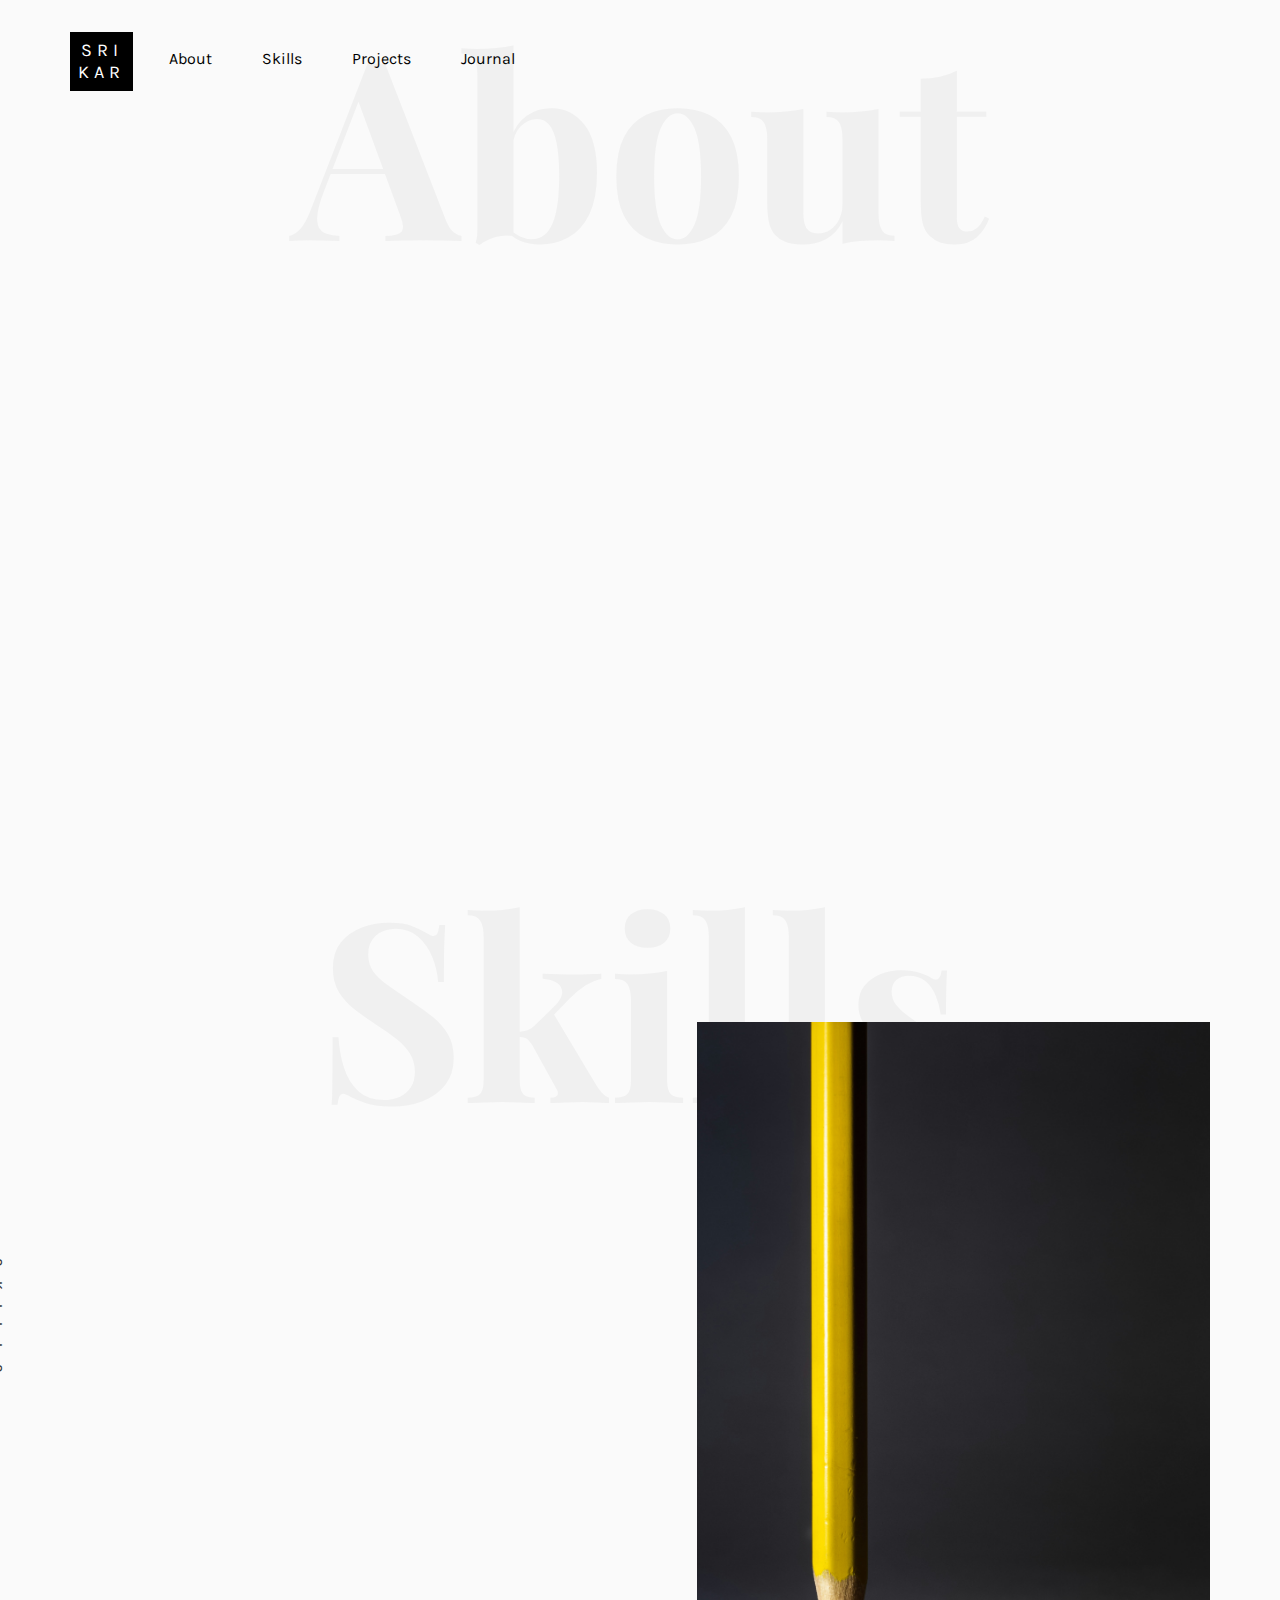
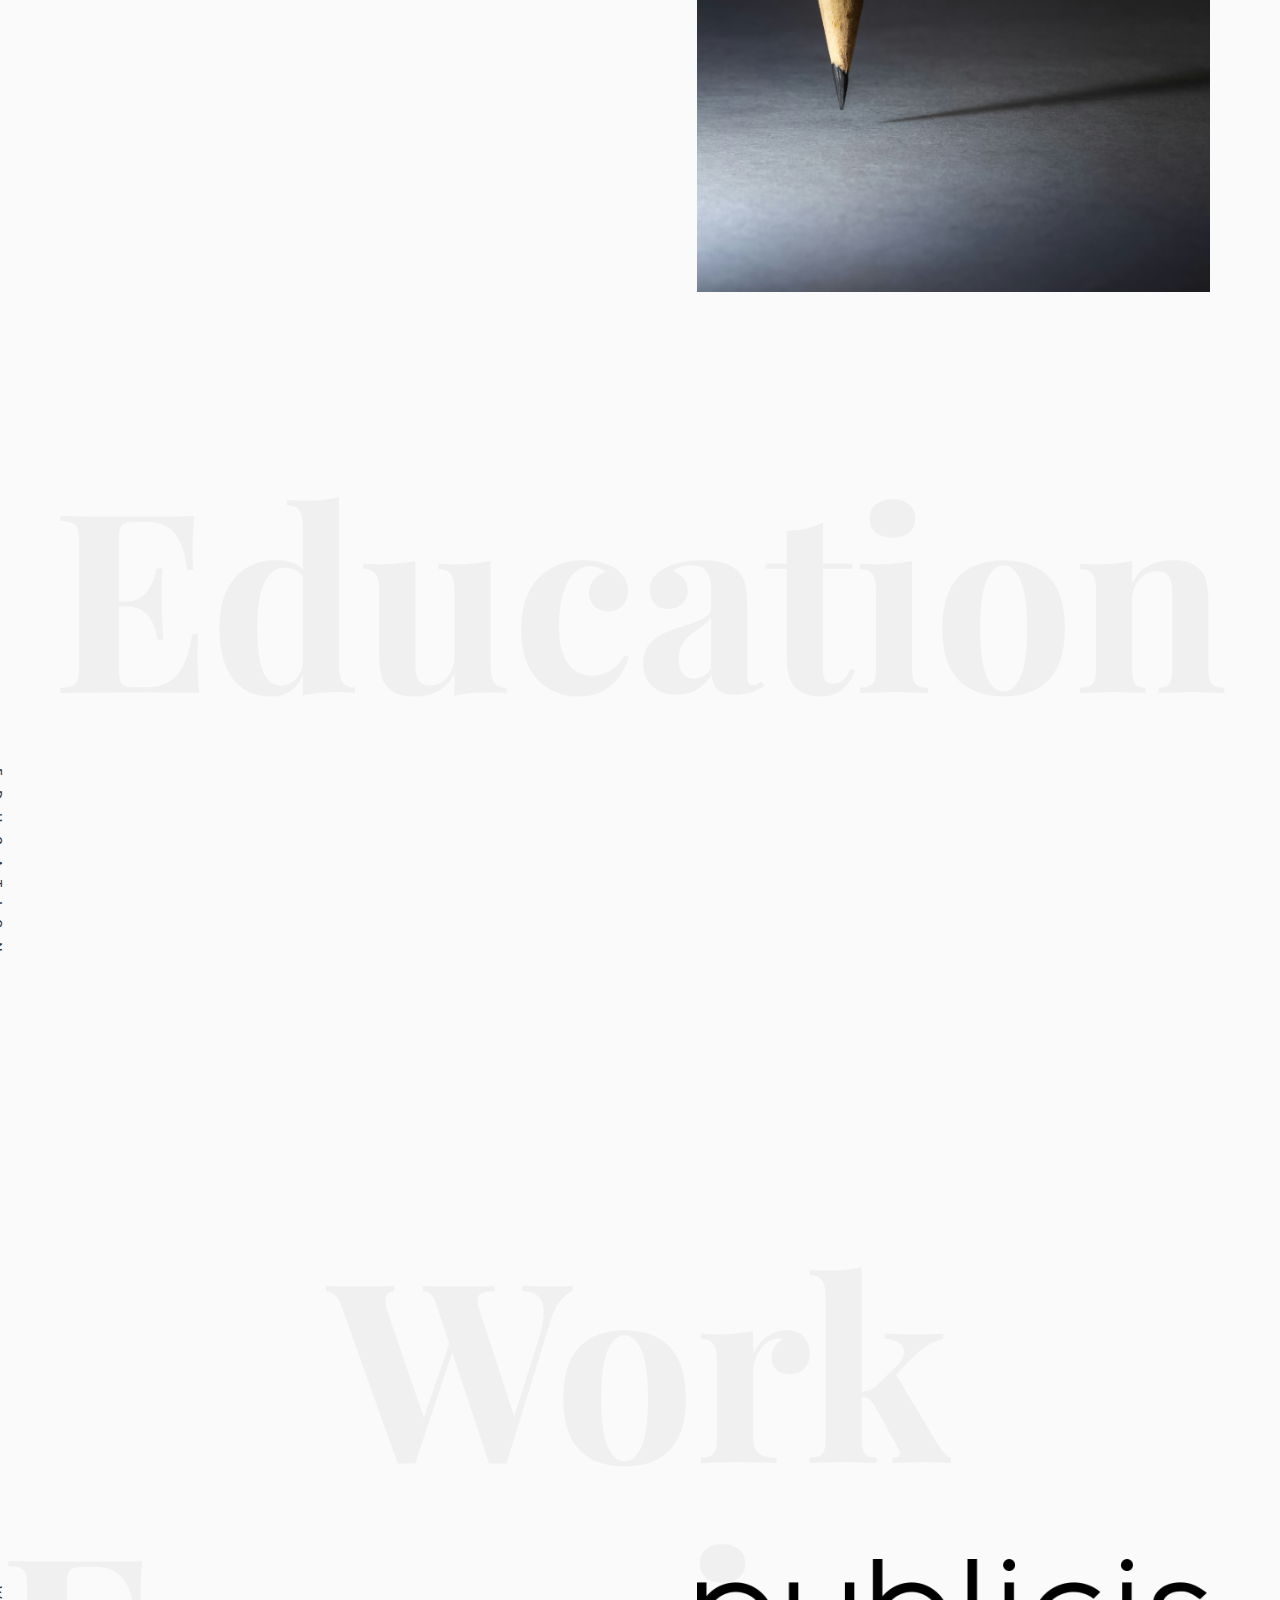
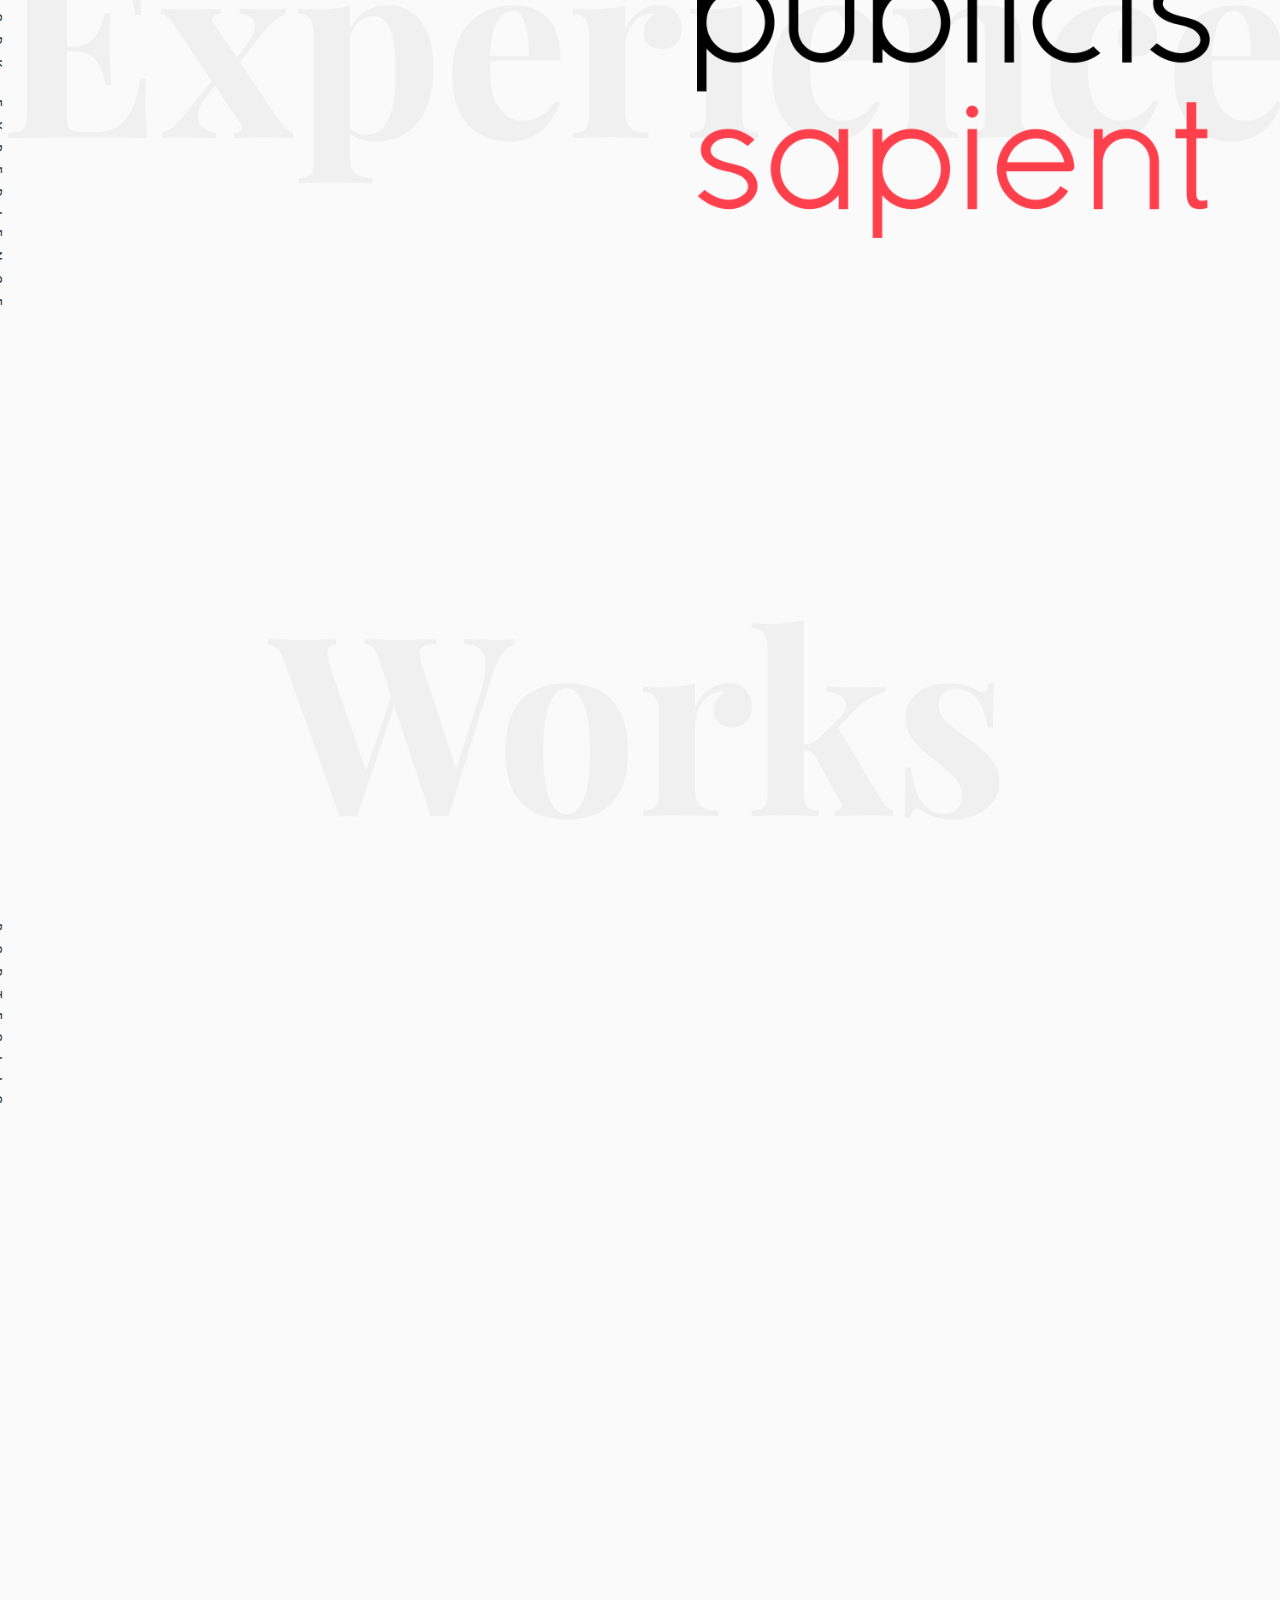
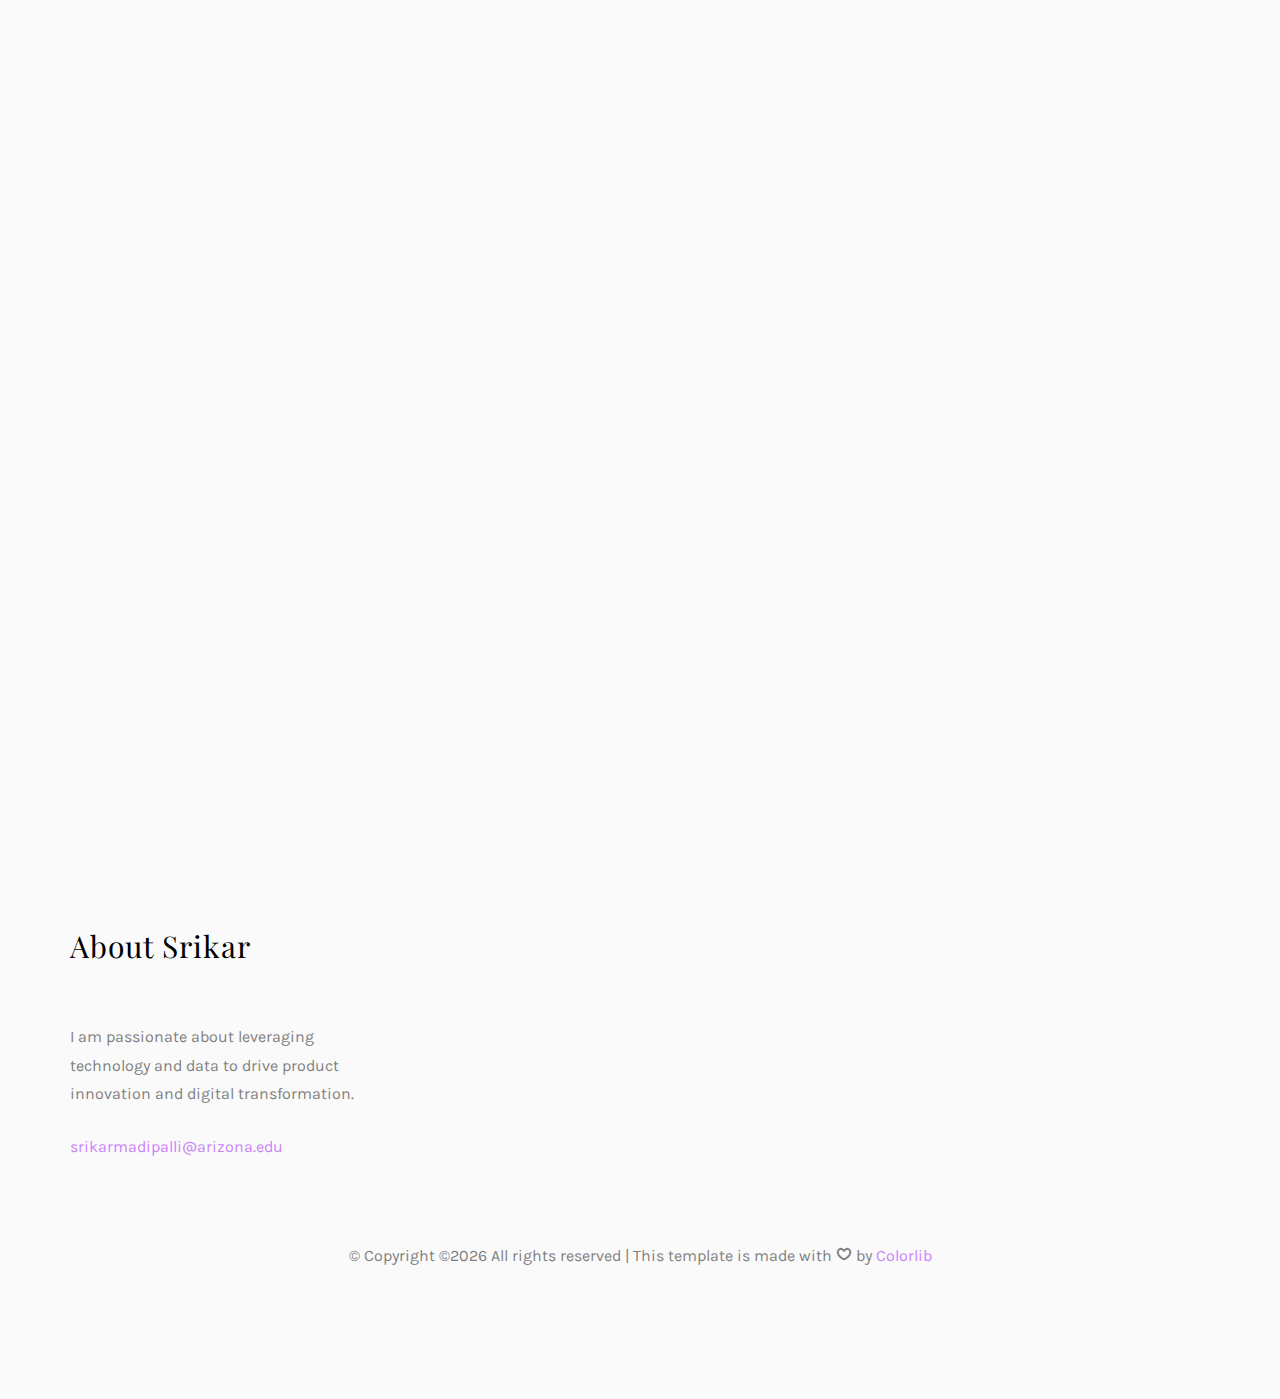
<file: index.html>
<!DOCTYPE HTML>
<html>
	<head>
	<meta charset="utf-8">
	<meta http-equiv="X-UA-Compatible" content="IE=edge">
	<title>Srikar Madipalli</title>
	<meta name="viewport" content="width=device-width, initial-scale=1">
	<meta name="description" content="" />
	<meta name="keywords" content="" />
	<meta name="author" content="" />

  <!-- Facebook and Twitter integration -->
	<meta property="og:title" content=""/>
	<meta property="og:image" content=""/>
	<meta property="og:url" content=""/>
	<meta property="og:site_name" content=""/>
	<meta property="og:description" content=""/>
	<meta name="twitter:title" content="" />
	<meta name="twitter:image" content="" />
	<meta name="twitter:url" content="" />
	<meta name="twitter:card" content="" />

	<!-- Place favicon.ico and apple-touch-icon.png in the root directory -->
	<link rel="shortcut icon" href="favicon.ico">

	<link rel="apple-touch-icon" sizes="180x180" href="/apple-touch-icon.png">
	<link rel="icon" type="image/png" sizes="32x32" href="/favicon-32x32.png">
	<link rel="icon" type="image/png" sizes="16x16" href="/favicon-16x16.png">
	<link rel="manifest" href="/site.webmanifest">

	<link href="https://fonts.googleapis.com/css?family=Karla:400,700" rel="stylesheet">
	<link href="https://fonts.googleapis.com/css?family=Playfair+Display:400,400i,700" rel="stylesheet">
	
	<!-- Animate.css -->
	<link rel="stylesheet" href="css/animate.css">
	<!-- Icomoon Icon Fonts-->
	<link rel="stylesheet" href="css/icomoon.css">
	<!-- Bootstrap  -->
	<link rel="stylesheet" href="css/bootstrap.css">
	<!-- Owl Carousel -->
	<link rel="stylesheet" href="css/owl.carousel.min.css">
	<link rel="stylesheet" href="css/owl.theme.default.min.css">
	<!-- Magnific Popup -->
	<link rel="stylesheet" href="css/magnific-popup.css">

	<link rel="stylesheet" href="css/style.css">


	<!-- Modernizr JS -->
	<script src="js/modernizr-2.6.2.min.js"></script>
	<!-- FOR IE9 below -->
	<!--[if lt IE 9]>
	<script src="js/respond.min.js"></script>
	<![endif]-->
	
	</head>
	<body>
	
	<div id="colorlib-page">
	<header>
    <div class="container">
        <div class="row">
            <div class="col-md-12">
                <div class="colorlib-navbar-brand">
                    <a class="colorlib-logo" href="index.html">
                        <span>Sri</span><span>Kar</span>
                    </a>
                </div>
                <nav style="margin-left: auto;">
                    <ul class="navbar" style="list-style-type: none; padding: 0; margin: 0; display: flex; gap: 20px; align-items: center;">
                        <li style="display: inline;"><a href="#about" style="text-decoration: none; color: #000; padding: 10px 15px; transition: background-color 0.3s ease, color 0.3s ease;">About</a></li>
                        <li style="display: inline;"><a href="#colorlib-services" style="text-decoration: none; color: #000; padding: 10px 15px; transition: background-color 0.3s ease, color 0.3s ease;">Skills</a></li>
                        <li style="display: inline;"><a href="#colorlib-work" style="text-decoration: none; color: #000; padding: 10px 15px; transition: background-color 0.3s ease, color 0.3s ease;">Projects</a></li>
						<li style="display: inline;"><a href="#colorlib-blog" style="text-decoration: none; color: #000; padding: 10px 15px; transition: background-color 0.3s ease, color 0.3s ease;">Journal</a></li>
                    </ul>
                </nav>
            </div>
        </div>
    </div>
	</header>
		<div id="colorlib-about">
			<div class="container">
				<div class="row text-center">
					<h2 class="bold">About</h2>
				</div>
				<div class="row">
					<div class="col-md-5 animate-box">
						<div class="owl-carousel3">
							<div class="item" style="background: black;">
								<img class="img-responsive about-img" src="images/pink.jpeg" alt="html5 bootstrap template by colorlib.com" style="opacity: 50%;">
							</div>
							<div class="item" style="background: black;">
								<img class="img-responsive about-img" src="images/tintin.png" alt="html5 bootstrap template by colorlib.com" style="opacity: 70%; height: 532px;">
							</div>
						</div>
					</div>
					<div class="col-md-6 col-md-push-1 animate-box">
						<div class="about-desc">
							<div class="owl-carousel3">
								<div class="item">
									<h2><span>Srikar</span><span>Madipalli</span></h2>
								</div>
								<div class="item">
									<h2><span>I'm</span><span>A Product Manager</span></h2>
								</div>
							</div>
							<div class="desc">
								<div class="rotate">
									<h2 class="heading">About</h2>
								</div>
								<p>I am a seasoned Product Manager with over 5 years of experience in agile development and team leadership. Currently pursuing a Master's in Management Information Systems at the University of Arizona, I specialize in translating complex data into actionable strategies that drive digital transformation.</p>
								<p class="colorlib-social-icons">
									<!-- <a href="#"><i class="icon-facebook4"></i></a> -->
									<a target="_blank" href="https://www.linkedin.com/in/srikarmadipalli96/"><i class="icon-linkedin"></i></a>
									<a target="_blank" href="https://github.com/MadipalliSrikar"><i class="icon-github"></i></a>
									<a href="#"><i class="icon-google"></i></a>
								</p>
								<p><a href="files/Mś_Řésume.pdf" download="Resume" target="_blank" class="btn btn-primary btn-outline">Here is my Resume !!</a></p>
							</div>
						</div>
					</div>
				</div>
			</div>
		</div>
		<div id="colorlib-services">
			<div class="container">
				<div class="row text-center">
					<h2 class="bold">Skills</h2>
				</div>
				<div class="row">
					<div class="col-md-12">
						<div class="services-flex">
							<div class="one-third">
								<div class="row">
									<div class="col-md-12 col-md-offset-0 animate-box intro-heading">
										<span>My Skills</span>
										<h2>Here Are Some of My Skills</h2>
									</div>
								</div>
								<div class="row">
									<div class="col-md-12">
										<div class="rotate">
											<h2 class="heading">Skills</h2>
										</div>
									</div>
									<div class="col-md-6">
										<div class="services animate-box">
											<h3>1 - Product Management</h3>
											<ul>
												<li>Market Analysis</li>
												<li>Product Strategy</li>
												<li>Product Planning</li>
												<li>Product Launch</li>
												<li>Product Lifecycle Management</li>
											</ul>
										</div>
										<div class="services animate-box">
											<h3>3 - Data Analysis</h3>
											<ul>
												<li>Data Analysis</li>
												<li>Data Visualizationp</li>
												<li>Statistical Knowledge</li>
												<li>Machine Learning</li>
												<li>Business Acumen</li>
											</ul>
										</div>
									</div>
									<div class="col-md-6">
										<div class="services animate-box">
											<h3>2 - Agile Methodologies</h3>
											<ul>
												<li>Agile Development Practices</li>
												<li>Backlog Management</li>
												<li>Sprint Planning &amp; Execution</li>
												<li>Facilitation &amp; Communication</li>
												<li>Continuous Improvement</li>
											</ul>
										</div>
										<div class="services animate-box">
											<h3>4 - User-Centric Design</h3>
											<ul>
												<li>User Research</li>
												<li>Information Architecture</li>
												<li>Interaction Design</li>
												<li>Usability Testing</li>
												<li>Visual Design</li>
											</ul>
										</div>
									</div>
								</div>
							</div>
							<div class="one-forth services-img" style="background-image: url(images/skills-img-1.jpg);">
							</div>
						</div>
					</div>
				</div>
			</div>
		</div>
		<!-- Education Section -->
        <div id="colorlib-education">
			<div class="container">
				<div class="row text-center">
					<h2 class="bold">Education</h2>
				</div>
				<div class="row">
					<div class="col-md-12 col-md-offset-0 text-center animate-box intro-heading">
						<h2>My Educational Background</h2>
					</div>
				</div>
				<div class="row">
					<div class="col-md-12">
						<div class="rotate">
							<h2 class="heading">Education</h2>
						</div>
					</div>
				</div>
				<div class="row">
					<div class="col-md-6">
						<div class="services animate-box">
							<h3>University of Arizona</h3>
							<p>Master of Science in Management Information Systems</p>
							<p>Graduate Research Assistant, Deep Learning Lab</p>
							<p>Director of Events, MIS Graduate Association</p>
							<p>Graduating: December 2024</p>
						</div>
					</div>
					<div class="col-md-6">
						<div class="services animate-box">
							<h3>Chandigarh University</h3>
							<p>Bachelor of Engineering in Electronics &amp; Communication</p>
							<p>University Student Ambassador</p>
							<p>Graduated: May 2018</p>
						</div>
					</div>
				</div>
			</div>
		</div>

		<!-- Work Experience Section -->
		<div id="colorlib-work-experience">
			<div class="container">
				<div class="row text-center">
					<h2 class="bold">Work Experience</h2>
				</div>
				<!--  -->
				<div class="row">
					<div class="col-md-12">
						<div class="services-flex">
							<div class="one-third">
								<div class="row">
									<div class="col-md-12 col-md-offset-0 animate-box intro-heading">
										<h2>My Professional Journey</h2>
									</div>
								</div>
								<div class="row">
									<div class="col-md-12">
										<div class="rotate">
											<h2 class="heading">Work Experience</h2>
										</div>
									</div>
									<div class="col-md-6">
										<div class="services animate-box">
											<h3>Product Manager</h3>
											<p>Publicis Sapient</p>
											<p>[February 2021 - July 2023]</p>
											<!-- <ul>
												<li>Market Analysis</li>
												<li>Product Strategy</li>
												<li>Product Planning</li>
												<li>Product Launch</li>
												<li>Product Lifecycle Management</li>
											</ul> -->
										</div>
										<div class="services animate-box">
											<h3>Technology Intern</h3>
											<p>Publicis Sapient</p>
											<p>[January 2018 - July 2018]</p>
										</div>
									</div>
									<div class="col-md-6">
										<div class="services animate-box">
											<h3>Associate Product Manager</h3>
											<p>Publicis Sapient</p>
											<p>[July 2018 - January 2021]</p>
											
										</div>
									</div>
								</div>
							</div>
							<div class="one-forth services-img" style="background-image: url(images/edu_logo.png); background-size: contain;">
							</div>
						</div>
					</div>
				</div>







				<!--  -->
				
			</div>
		</div>

		<div id="colorlib-work">
			<div class="container">
				<div class="row text-center">
					<h2 class="bold">Works</h2>
				</div>
				<div class="row">
					<div class="col-md-12 col-md-offset-0 text-center animate-box intro-heading">
						<span>Portfolio</span>
						<h2>Personal &amp; Academic Projects</h2>
					</div>
				</div>
				<div class="row">
					<div class="col-md-12">
						<div class="rotate">
							<h2 class="heading">Portfolio</h2>
						</div>
					</div>
				</div>
				<div class="row">
					<div class="col-md-4">
						<div class="article animate-box">
							<a href="work-single.html" class="blog-img">
								<img class="img-responsive" src="images/img-1.jpg" alt="html5 bootstrap by colorlib.com">
								<div class="overlay"></div>
								<div class="link">
									<span class="read">Read more</h2>
								</div>
							</a>
							<div class="desc">
								<span class="meta">Reimagining Auto Dealerships</span>
								<h2><a href="work-single.html">Business Consulting</a></h2>
							</div>
						</div>

						<div class="article animate-box">
							<a href="work-541.html" class="blog-img">
								<img class="img-responsive" src="images/img-4.jpg" alt="html5 bootstrap by colorlib.com">
								<div class="overlay"></div>
								<div class="link">
									<span class="read">Read more</h2>
								</div>
							</a>
							<div class="desc">
								<span class="meta">Flatmate: Apartment Finder</span>
								<h2><a href="work-541.html">Information Systems Analysis &amp; Design</a></h2>
							</div>
						</div>
					</div>

					<div class="col-md-4">
						<div class="article animate-box">
							<a href="work-two.html" class="blog-img">
								<img class="img-responsive" src="images/img-2.jpg" alt="html5 bootstrap by colorlib.com">
								<div class="overlay"></div>
								<div class="link">
									<span class="read">Read more</h2>
								</div>
							</a>
							<div class="desc">
								<span class="meta">Home Healthcare Agencies</span>
								<h2><a href="work-two.html">Healthcare Analytics</a></h2>
							</div>
						</div>
						
						<div class="article animate-box">
							<a href="blog.html" class="blog-img">
								<img class="img-responsive" src="images/img-5.jpg" alt="html5 bootstrap by colorlib.com">
								<div class="overlay"></div>
								<div class="link">
									<span class="read">Read more</h2>
								</div>
							</a>
							<div class="desc">
								<span class="meta">Pre/Post-Covid Crime Analysis</span>
								<h2><a href="blog.html">Data Mining</a></h2>
							</div>
						</div>
					</div>


					<div class="col-md-4">
						<div class="article animate-box">
							<a href="work-531.html" class="blog-img">
								<img class="img-responsive" src="images/img-3.jpg" alt="html5 bootstrap by colorlib.com">
								<div class="overlay"></div>
								<div class="link">
									<span class="read">Read more</h2>
								</div>
							</a>
							<div class="desc">
								<span class="meta">Database: Homehealth Agency</span>
								<h2><a href="work-531.html">Enterprise Data Management</a></h2>
							</div>
						</div>

						<div class="article animate-box">
							<a href="blog.html" class="blog-img">
								<img class="img-responsive" src="images/img-6.jpg" alt="html5 bootstrap by colorlib.com">
								<div class="overlay"></div>
								<div class="link">
									<span class="read">Read more</h2>
								</div>
							</a>
							<div class="desc">
								<span class="meta">15, Feb 2018</span>
								<h2><a href="blog.html">A Japanese Constellation</a></h2>
							</div>
						</div>
					</div>
				</div>
			</div>
		</div>

		<!-- <div id="colorlib-blog">
			<div class="container">
				<div class="row text-center">
					<h2 class="bold">Journal</h2>
				</div>
				<div class="row">
					<div class="col-md-12 col-md-offset-0 text-center animate-box intro-heading">
						<span>Journal</span>
						<h2>Read Cases</h2>
					</div>
				</div>
				<div class="row">
					<div class="col-md-12">
						<div class="rotate">
							<h2 class="heading">Journal</h2>
						</div>
					</div>
				</div>
				<div class="row animate-box">
					<div class="owl-carousel1">
						<div class="item">
							<div class="col-md-12">
								<div class="article">
									<a href="blog.html" class="blog-img">
										<img class="img-responsive" src="images/img-1.jpg" alt="html5 bootstrap by colorlib.com">
										<div class="overlay"></div>
										<div class="link">
											<span class="read">Read more</h2>
										</div>
									</a>
									<div class="desc">
										<span class="meta">15, Feb 2018</span>
										<h2><a href="blog.html">A Japanese Constellation</a></h2>
										<p>When she reached the first hills of the Italic Mountains, she had a last view back on the skyline of her hometown Bookmarksgrove</p>
									</div>
								</div>
							</div>
						</div>
						<div class="item">
							<div class="col-md-12">
								<div class="article">
									<a href="blog.html" class="blog-img">
										<img class="img-responsive" src="images/img-2.jpg" alt="html5 bootstrap by colorlib.com">
										<div class="overlay"></div>
										<div class="link">
											<span class="read">Read more</h2>
										</div>
									</a>
									<div class="desc">
										<span class="meta">15, Feb 2018</span>
										<h2><a href="blog.html">A Japanese Constellation</a></h2>
										<p>When she reached the first hills of the Italic Mountains, she had a last view back on the skyline of her hometown Bookmarksgrove</p>
									</div>
								</div>
							</div>
						</div>
						<div class="item">
							<div class="col-md-12">
								<div class="article">
									<a href="blog.html" class="blog-img">
										<img class="img-responsive" src="images/img-3.jpg" alt="html5 bootstrap by colorlib.com">
										<div class="overlay"></div>
										<div class="link">
											<span class="read">Read more</h2>
										</div>
									</a>
									<div class="desc">
										<span class="meta">15, Feb 2018</span>
										<h2><a href="blog.html">A Japanese Constellation</a></h2>
										<p>When she reached the first hills of the Italic Mountains, she had a last view back on the skyline of her hometown Bookmarksgrove</p>
									</div>
								</div>
							</div>
						</div>
					</div>
				</div>
			</div>
		</div> -->

		

		<footer>
			<div id="footer">
				<div class="container">
					<div class="row">
						<div class="col-md-4 col-pb-sm">
							<div class="row">
								<div class="col-md-10">
									<h2>About Srikar</h2>
									<p>I am passionate about leveraging technology and data to drive product innovation and digital transformation.</p>
									<p><a href="#">srikarmadipalli@arizona.edu</a></p>
								</div>
							</div>
						</div>
						<!-- <div class="col-md-4 col-pb-sm">
							<h2>Latest Blog</h2>
							<div class="f-entry">
								<a href="#" class="featured-img" style="background-image: url(images/img-1.jpg);"></a>
								<div class="desc">
									<span>February 15, 2018</span>
									<h3><a href="#">Art Gallery in Japan</a></h3>
								</div>
							</div>
							<div class="f-entry">
								<a href="#" class="featured-img" style="background-image: url(images/img-2.jpg);"></a>
								<div class="desc">
									<span>February 9, 2018</span>
									<h3><a href="#">A Japanese Constellation</a></h3>
								</div>
							</div>
							<div class="f-entry">
								<a href="#" class="featured-img" style="background-image: url(images/img-3.jpg);"></a>
								<div class="desc">
									<span>February 15, 2018</span>
									<h3><a href="#">Road Trip</a></h3>
								</div>
							</div>
						</div> -->
						<!-- <div class="col-md-4 col-pb-sm">
							<h2>Newsletter</h2>
							<p>A small river named Duden flows by their place and supplies it with the necessary regelialia</p>
							<div class="subscribe text-center">
								<div class="form-group">
									<input type="text" class="form-control text-center" placeholder="Enter Email address">
									<input type="submit" value="Subscribe" class="btn btn-primary btn-custom">
								</div>
							</div>
						</div> -->
					</div>
					<div class="row">
						<div class="col-md-12 text-center">
							<p>
								&copy; <!-- Link back to Colorlib can't be removed. Template is licensed under CC BY 3.0. -->
Copyright &copy;<script>document.write(new Date().getFullYear());</script> All rights reserved | This template is made with <i class="icon-heart4" aria-hidden="true"></i> by <a href="https://colorlib.com" target="_blank">Colorlib</a>
<!-- Link back to Colorlib can't be removed. Template is licensed under CC BY 3.0. -->
							</p>
						</div>
					</div>
				</div>
			</div>
		</footer>
	
	</div>

	<!-- jQuery -->
	<script src="js/jquery.min.js"></script>
	<!-- jQuery Easing -->
	<script src="js/jquery.easing.1.3.js"></script>
	<!-- Bootstrap -->
	<script src="js/bootstrap.min.js"></script>
	<!-- Waypoints -->
	<script src="js/jquery.waypoints.min.js"></script>
	<!-- Owl Carousel -->
	<script src="js/owl.carousel.min.js"></script>
	<!-- Magnific Popup -->
	<script src="js/jquery.magnific-popup.min.js"></script>
	<script src="js/magnific-popup-options.js"></script>

	<!-- Main JS (Do not remove) -->
	<script src="js/main.js"></script>
	</body>
</html>
</file>
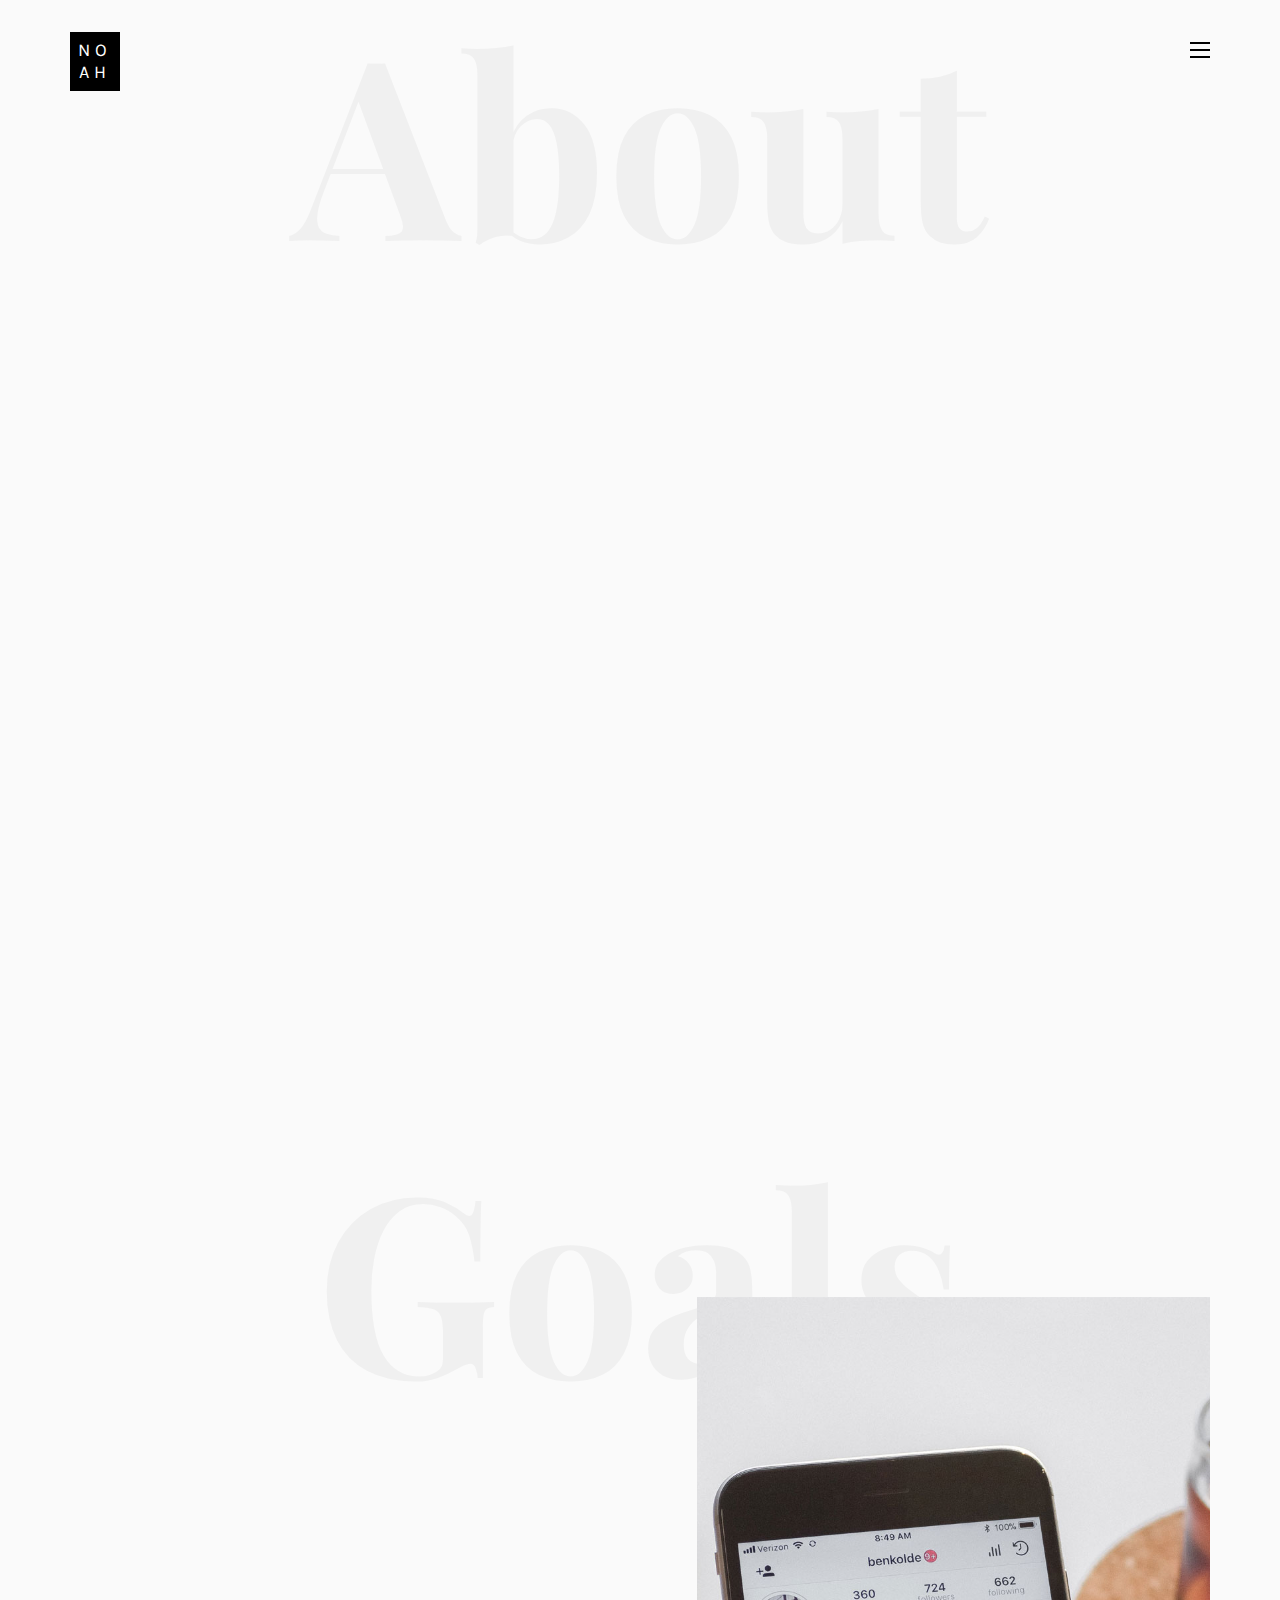
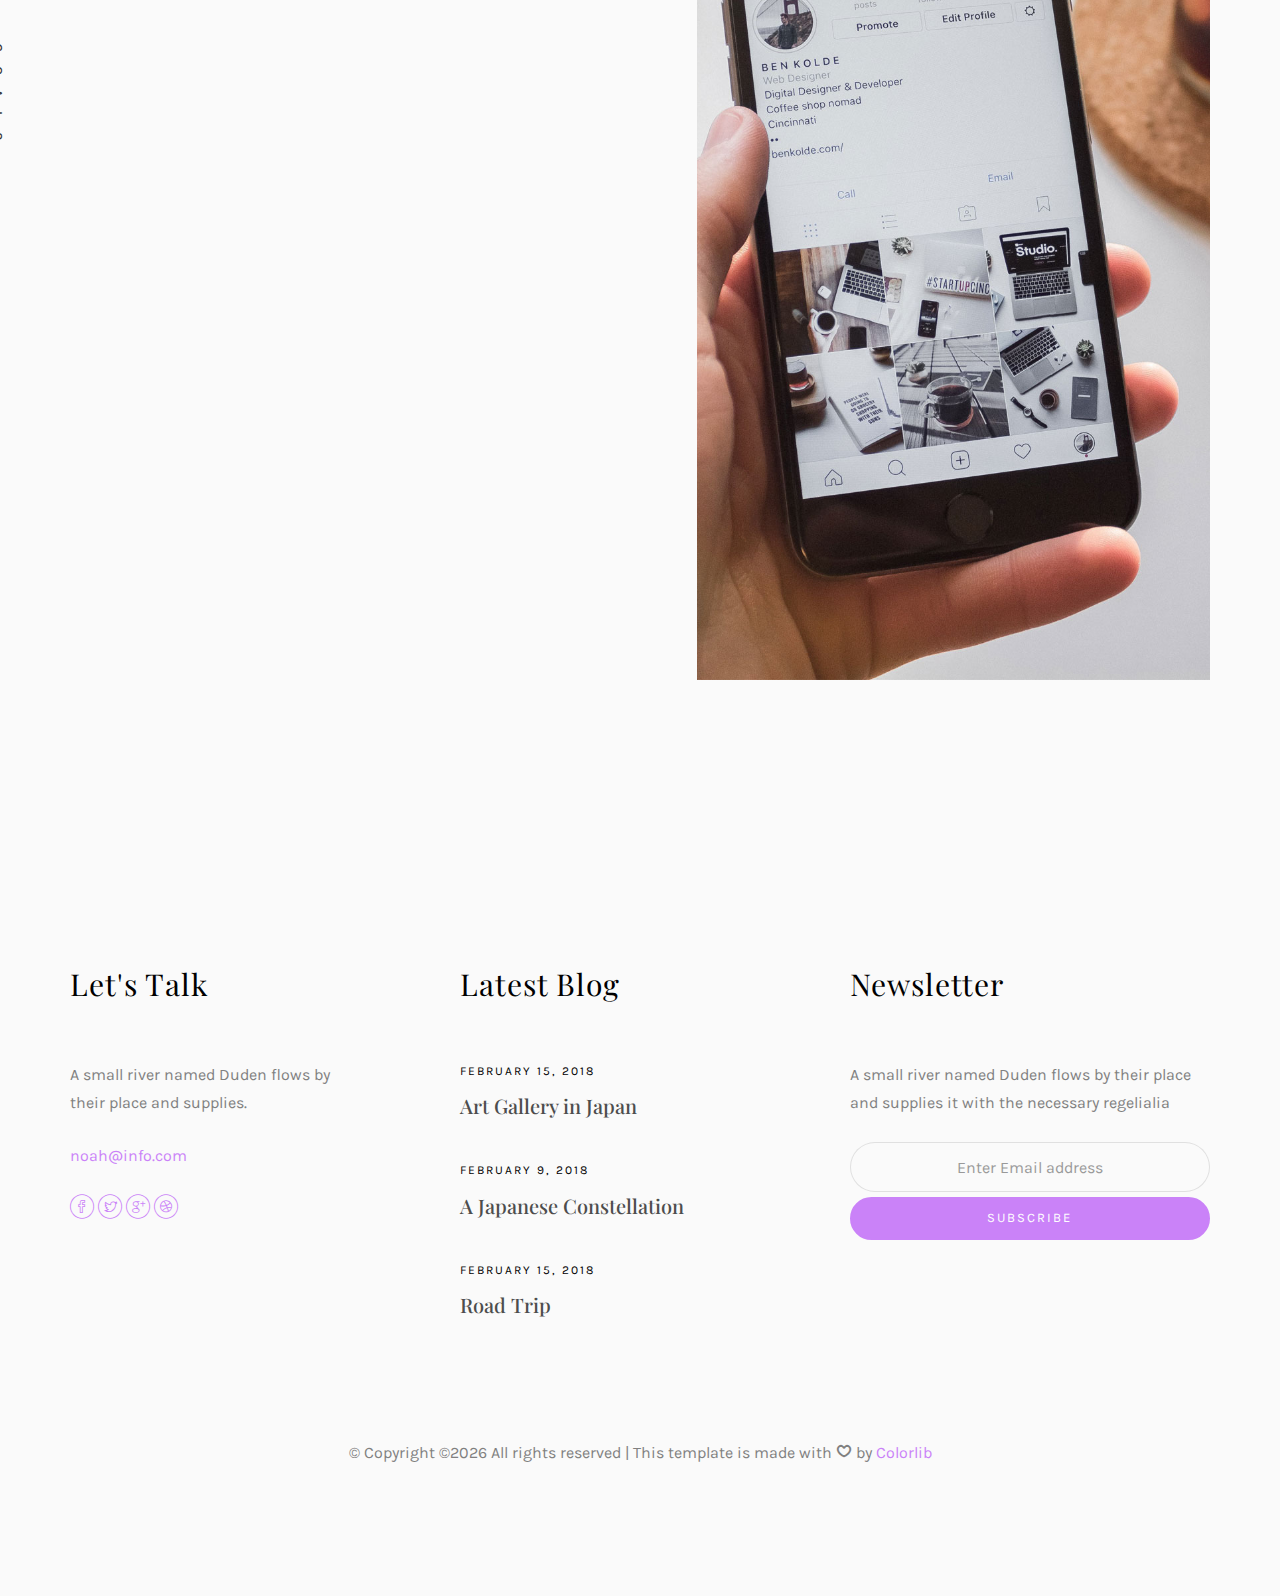
<file: about.html>
<!DOCTYPE HTML>
<html>
	<head>
	<meta charset="utf-8">
	<meta http-equiv="X-UA-Compatible" content="IE=edge">
	<title>Noah Template</title>
	<meta name="viewport" content="width=device-width, initial-scale=1">
	<meta name="description" content="" />
	<meta name="keywords" content="" />
	<meta name="author" content="" />

  <!-- Facebook and Twitter integration -->
	<meta property="og:title" content=""/>
	<meta property="og:image" content=""/>
	<meta property="og:url" content=""/>
	<meta property="og:site_name" content=""/>
	<meta property="og:description" content=""/>
	<meta name="twitter:title" content="" />
	<meta name="twitter:image" content="" />
	<meta name="twitter:url" content="" />
	<meta name="twitter:card" content="" />

	<!-- Place favicon.ico and apple-touch-icon.png in the root directory -->
	<link rel="shortcut icon" href="favicon.ico">

	<link href="https://fonts.googleapis.com/css?family=Karla:400,700" rel="stylesheet">
	<link href="https://fonts.googleapis.com/css?family=Playfair+Display:400,400i,700" rel="stylesheet">
	
	<!-- Animate.css -->
	<link rel="stylesheet" href="css/animate.css">
	<!-- Icomoon Icon Fonts-->
	<link rel="stylesheet" href="css/icomoon.css">
	<!-- Bootstrap  -->
	<link rel="stylesheet" href="css/bootstrap.css">
	<!-- Owl Carousel -->
	<link rel="stylesheet" href="css/owl.carousel.min.css">
	<link rel="stylesheet" href="css/owl.theme.default.min.css">
	<!-- Magnific Popup -->
	<link rel="stylesheet" href="css/magnific-popup.css">

	<link rel="stylesheet" href="css/style.css">


	<!-- Modernizr JS -->
	<script src="js/modernizr-2.6.2.min.js"></script>
	<!-- FOR IE9 below -->
	<!--[if lt IE 9]>
	<script src="js/respond.min.js"></script>
	<![endif]-->

	</head>
	<body>

	<nav id="colorlib-main-nav" role="navigation">
		<a href="#" class="js-colorlib-nav-toggle colorlib-nav-toggle active"><i></i></a>
		<div class="js-fullheight colorlib-table">
			<div class="colorlib-table-cell js-fullheight">
				<div class="row">
					<div class="col-md-12">
						<div class="form-group">
							<input type="text" class="form-control" id="search" placeholder="Enter any key to search...">
							<button type="submit" class="btn btn-primary"><i class="icon-search3"></i></button>
						</div>
					</div>
				</div>
				<div class="row">
					<div class="col-md-12">
						<ul>
							<li><a href="index.html">Home</a></li>
							<li><a href="services.html">Services</a></li>
							<li><a href="work.html">Work</a></li>
							<li><a href="blog.html">Blog</a></li>
							<li class="active"><a href="about.html">About</a></li>
							<li><a href="contact.html">Contact</a></li>
						</ul>
					</div>
				</div>
				<div class="row">
					<div class="col-md-12">
						<h2 class="head-title">Works</h2>
						<a href="images/work-1.jpg" class="gallery image-popup-link text-center" style="background-image: url(images/work-1.jpg);">
							<span><i class="icon-search3"></i></span>
						</a>
						<a href="images/work-2.jpg" class="gallery image-popup-link text-center" style="background-image: url(images/work-2.jpg);">
							<span><i class="icon-search3"></i></span>
						</a>
						<a href="images/work-3.jpg" class="gallery image-popup-link text-center" style="background-image: url(images/work-3.jpg);">
							<span><i class="icon-search3"></i></span>
						</a>
						<a href="images/work-4.jpg" class="gallery image-popup-link text-center" style="background-image: url(images/work-4.jpg);">
							<span><i class="icon-search3"></i></span>
						</a>
					</div>
				</div>
			</div>
		</div>
	</nav>
	
	<div id="colorlib-page">
		<header>
			<div class="container">
				<div class="row">
					<div class="col-md-12">
						<div class="colorlib-navbar-brand">
							<a class="colorlib-logo" href="index.html"><span>No</span><span>ah</span></a>
						</div>
						<a href="#" class="js-colorlib-nav-toggle colorlib-nav-toggle"><i></i></a>
					</div>
				</div>
			</div>
		</header>
		<div id="colorlib-about">
			<div class="container">
				<div class="row text-center">
					<h2 class="bold">About</h2>
				</div>
				<div class="row row-padded-bottom">
					<div class="col-md-5 animate-box">
						<img class="img-responsive about-img" src="images/about.jpg" alt="html5 bootstrap template by colorlib.com">
					</div>
					<div class="col-md-6 col-md-push-1 animate-box">
						<div class="about-desc">
							<h2><span>Noah</span><span>Henderson</span></h2>
							<div class="desc">
								<div class="rotate">
									<h2 class="heading">About</h2>
								</div>
								<p>A small river named Duden <a href="#">flows by their place</a> and supplies it with the necessary regelialia. It is a paradisematic country, in which roasted parts of sentences fly into your mouth. Even the all-powerful Pointing has no control about the blind texts it is an almost unorthographic life.</p>
								<p class="colorlib-social-icons">
									<a href="#"><i class="icon-facebook4"></i></a>
									<a href="#"><i class="icon-twitter3"></i></a>
									<a href="#"><i class="icon-googleplus"></i></a>
									<a href="#"><i class="icon-dribbble2"></i></a>
								</p>
								<p><a href="work.html" class="btn btn-primary btn-outline">View My Works</a></p>
							</div>
						</div>
					</div>
				</div>
				<div class="row">
					<div class="col-md-4 animate-box">
						<p>The Big Oxmox advised her not to do so, because there were thousands of bad Commas, wild Question Marks and devious Semikoli, but the Little Blind Text didn’t listen. She packed her seven versalia, put her initial into the belt and made herself on the way.</p>
					</div>
					<div class="col-md-4 animate-box">
						<p>The Big Oxmox advised her not to do so, because there were thousands of bad Commas, wild Question Marks and devious Semikoli, but the Little Blind Text didn’t listen. She packed her seven versalia, put her initial into the belt and made herself on the way.</p>
					</div>
					<div class="col-md-4 animate-box">
						<p>The Big Oxmox advised her not to do so, because there were thousands of bad Commas, wild Question Marks and devious Semikoli, but the Little Blind Text didn’t listen. She packed her seven versalia, put her initial into the belt and made herself on the way.</p>
					</div>
				</div>
			</div>
		</div>
		<div id="colorlib-services">
			<div class="container">
				<div class="row text-center">
					<h2 class="bold">Goals</h2>
				</div>
				<div class="row">
					<div class="col-md-12">
						<div class="services-flex">
							<div class="one-third">
								<div class="row">
									<div class="col-md-12 col-md-offset-0 animate-box intro-heading">
										<span>Target</span>
										<h2>Goals</h2>
										<p>A small river named Duden flows by their place and supplies it with the necessary regelialia. It is a paradisematic country, in which roasted parts of sentences fly into your mouth.</p>
									</div>
								</div>
								<div class="row">
									<div class="col-md-12">
										<div class="rotate">
											<h2 class="heading">Goals</h2>
										</div>
									</div>
									<div class="col-md-12">
										<div class="services animate-box">
											<h3>1 - High Quality Theme</h3>
											<p>Even the all-powerful Pointing has no control about the blind texts it is an almost unorthographic life One day however a small line of blind text by the name of Lorem Ipsum decided to leave for the far World of Grammar.</p>
										</div>
										<div class="services animate-box">
											<h3>2 - Customer Satisfaction</h3>
											<p>Even the all-powerful Pointing has no control about the blind texts it is an almost unorthographic life One day however a small line of blind text by the name of Lorem Ipsum decided to leave for the far World of Grammar.</p>
										</div>
										<div class="services animate-box">
											<h3>3 - Well Mentained Sites</h3>
											<p>Even the all-powerful Pointing has no control about the blind texts it is an almost unorthographic life One day however a small line of blind text by the name of Lorem Ipsum decided to leave for the far World of Grammar.</p>
										</div>
									</div>
								</div>
							</div>
							<div class="one-forth services-img" style="background-image: url(images/services-img-1.jpg);">
							</div>
						</div>
					</div>
				</div>
			</div>
		</div>

		<footer>
			<div id="footer">
				<div class="container">
					<div class="row">
						<div class="col-md-4 col-pb-sm">
							<div class="row">
								<div class="col-md-10">
									<h2>Let's Talk</h2>
									<p>A small river named Duden flows by their place and supplies.</p>
									<p><a href="#">noah@info.com</a></p>
									<p class="colorlib-social-icons">
										<a href="#"><i class="icon-facebook4"></i></a>
										<a href="#"><i class="icon-twitter3"></i></a>
										<a href="#"><i class="icon-googleplus"></i></a>
										<a href="#"><i class="icon-dribbble2"></i></a>
									</p>
								</div>
							</div>
						</div>
						<div class="col-md-4 col-pb-sm">
							<h2>Latest Blog</h2>
							<div class="f-entry">
								<a href="#" class="featured-img" style="background-image: url(images/img-1.jpg);"></a>
								<div class="desc">
									<span>February 15, 2018</span>
									<h3><a href="#">Art Gallery in Japan</a></h3>
								</div>
							</div>
							<div class="f-entry">
								<a href="#" class="featured-img" style="background-image: url(images/img-2.jpg);"></a>
								<div class="desc">
									<span>February 9, 2018</span>
									<h3><a href="#">A Japanese Constellation</a></h3>
								</div>
							</div>
							<div class="f-entry">
								<a href="#" class="featured-img" style="background-image: url(images/img-3.jpg);"></a>
								<div class="desc">
									<span>February 15, 2018</span>
									<h3><a href="#">Road Trip</a></h3>
								</div>
							</div>
						</div>
						<div class="col-md-4 col-pb-sm">
							<h2>Newsletter</h2>
							<p>A small river named Duden flows by their place and supplies it with the necessary regelialia</p>
							<div class="subscribe text-center">
								<div class="form-group">
									<input type="text" class="form-control text-center" placeholder="Enter Email address">
									<input type="submit" value="Subscribe" class="btn btn-primary btn-custom">
								</div>
							</div>
						</div>
					</div>
					<div class="row">
						<div class="col-md-12 text-center">
							<p>
								&copy; <!-- Link back to Colorlib can't be removed. Template is licensed under CC BY 3.0. -->
Copyright &copy;<script>document.write(new Date().getFullYear());</script> All rights reserved | This template is made with <i class="icon-heart4" aria-hidden="true"></i> by <a href="https://colorlib.com" target="_blank">Colorlib</a>
<!-- Link back to Colorlib can't be removed. Template is licensed under CC BY 3.0. -->
							</p>
						</div>
					</div>
				</div>
			</div>
		</footer>
	
	</div>

	<!-- jQuery -->
	<script src="js/jquery.min.js"></script>
	<!-- jQuery Easing -->
	<script src="js/jquery.easing.1.3.js"></script>
	<!-- Bootstrap -->
	<script src="js/bootstrap.min.js"></script>
	<!-- Waypoints -->
	<script src="js/jquery.waypoints.min.js"></script>
	<!-- Owl Carousel -->
	<script src="js/owl.carousel.min.js"></script>
	<!-- Magnific Popup -->
	<script src="js/jquery.magnific-popup.min.js"></script>
	<script src="js/magnific-popup-options.js"></script>

	<!-- Main JS (Do not remove) -->
	<script src="js/main.js"></script>

	</body>
</html>
</file>
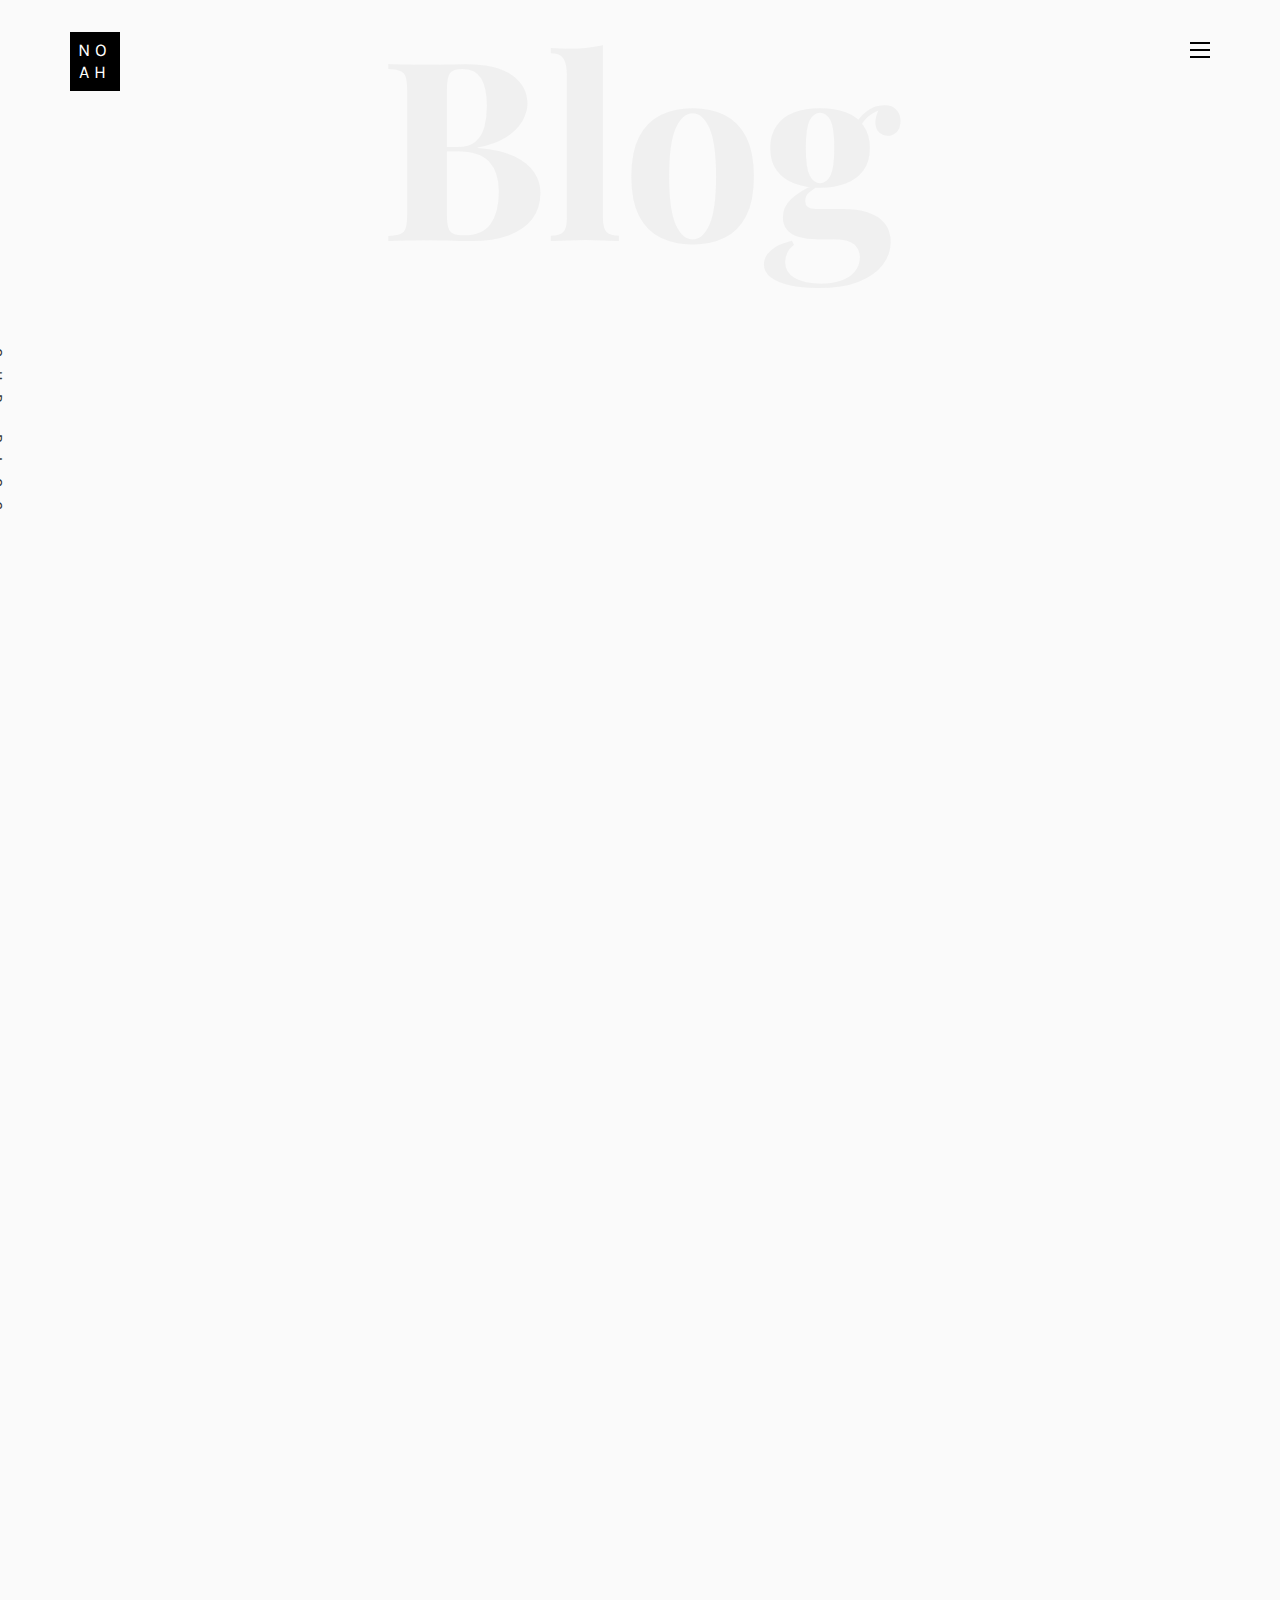
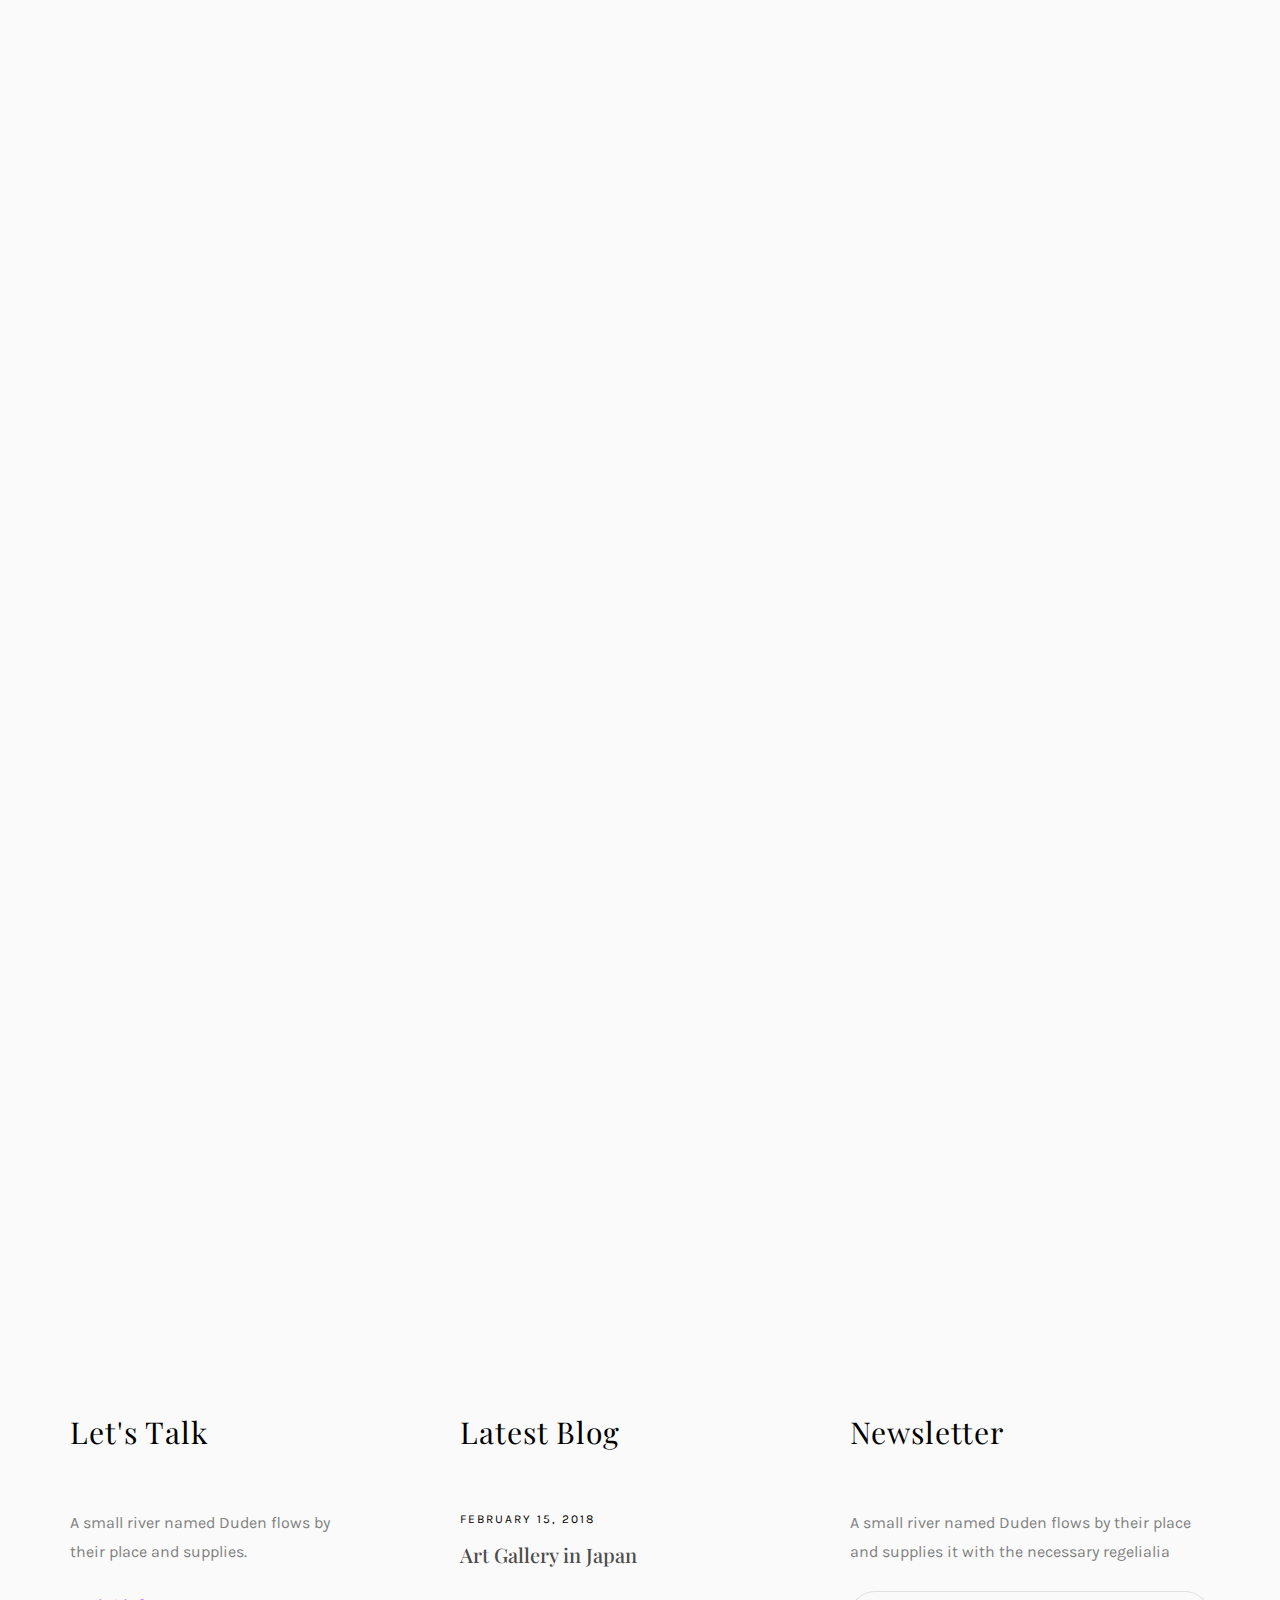
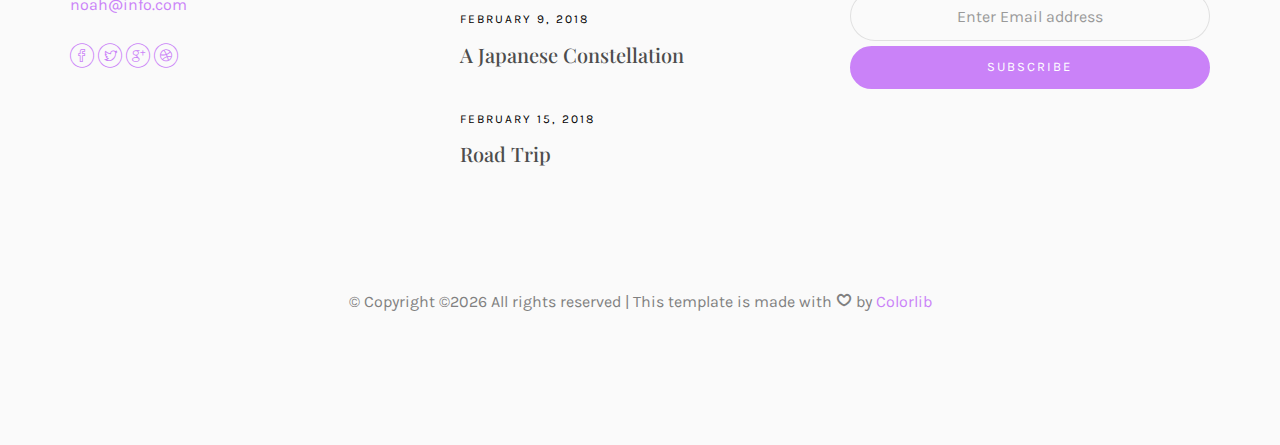
<file: blog.html>
<!DOCTYPE HTML>
<html>
	<head>
	<meta charset="utf-8">
	<meta http-equiv="X-UA-Compatible" content="IE=edge">
	<title>Noah Template</title>
	<meta name="viewport" content="width=device-width, initial-scale=1">
	<meta name="description" content="" />
	<meta name="keywords" content="" />
	<meta name="author" content="" />

  <!-- Facebook and Twitter integration -->
	<meta property="og:title" content=""/>
	<meta property="og:image" content=""/>
	<meta property="og:url" content=""/>
	<meta property="og:site_name" content=""/>
	<meta property="og:description" content=""/>
	<meta name="twitter:title" content="" />
	<meta name="twitter:image" content="" />
	<meta name="twitter:url" content="" />
	<meta name="twitter:card" content="" />

	<!-- Place favicon.ico and apple-touch-icon.png in the root directory -->
	<link rel="shortcut icon" href="favicon.ico">

	<link href="https://fonts.googleapis.com/css?family=Karla:400,700" rel="stylesheet">
	<link href="https://fonts.googleapis.com/css?family=Playfair+Display:400,400i,700" rel="stylesheet">
	
	<!-- Animate.css -->
	<link rel="stylesheet" href="css/animate.css">
	<!-- Icomoon Icon Fonts-->
	<link rel="stylesheet" href="css/icomoon.css">
	<!-- Bootstrap  -->
	<link rel="stylesheet" href="css/bootstrap.css">
	<!-- Owl Carousel -->
	<link rel="stylesheet" href="css/owl.carousel.min.css">
	<link rel="stylesheet" href="css/owl.theme.default.min.css">
	<!-- Magnific Popup -->
	<link rel="stylesheet" href="css/magnific-popup.css">

	<link rel="stylesheet" href="css/style.css">


	<!-- Modernizr JS -->
	<script src="js/modernizr-2.6.2.min.js"></script>
	<!-- FOR IE9 below -->
	<!--[if lt IE 9]>
	<script src="js/respond.min.js"></script>
	<![endif]-->

	</head>
	<body>

	<nav id="colorlib-main-nav" role="navigation">
		<a href="#" class="js-colorlib-nav-toggle colorlib-nav-toggle active"><i></i></a>
		<div class="js-fullheight colorlib-table">
			<div class="colorlib-table-cell js-fullheight">
				<div class="row">
					<div class="col-md-12">
						<div class="form-group">
							<input type="text" class="form-control" id="search" placeholder="Enter any key to search...">
							<button type="submit" class="btn btn-primary"><i class="icon-search3"></i></button>
						</div>
					</div>
				</div>
				<div class="row">
					<div class="col-md-12">
						<ul>
							<li><a href="index.html">Home</a></li>
							<li><a href="services.html">Services</a></li>
							<li><a href="work.html">Work</a></li>
							<li class="active"><a href="blog.html">Blog</a></li>
							<li><a href="about.html">About</a></li>
							<li><a href="contact.html">Contact</a></li>
						</ul>
					</div>
				</div>
				<div class="row">
					<div class="col-md-12">
						<h2 class="head-title">Works</h2>
						<a href="images/work-1.jpg" class="gallery image-popup-link text-center" style="background-image: url(images/work-1.jpg);">
							<span><i class="icon-search3"></i></span>
						</a>
						<a href="images/work-2.jpg" class="gallery image-popup-link text-center" style="background-image: url(images/work-2.jpg);">
							<span><i class="icon-search3"></i></span>
						</a>
						<a href="images/work-3.jpg" class="gallery image-popup-link text-center" style="background-image: url(images/work-3.jpg);">
							<span><i class="icon-search3"></i></span>
						</a>
						<a href="images/work-4.jpg" class="gallery image-popup-link text-center" style="background-image: url(images/work-4.jpg);">
							<span><i class="icon-search3"></i></span>
						</a>
					</div>
				</div>
			</div>
		</div>
	</nav>
	
	<div id="colorlib-page">
		<header>
			<div class="container">
				<div class="row">
					<div class="col-md-12">
						<div class="colorlib-navbar-brand">
							<a class="colorlib-logo" href="index.html"><span>No</span><span>ah</span></a>
						</div>
						<a href="#" class="js-colorlib-nav-toggle colorlib-nav-toggle"><i></i></a>
					</div>
				</div>
			</div>
		</header>
		
		<div id="colorlib-blog">
			<div class="container">
				<div class="row text-center">
					<h2 class="bold">Blog</h2>
				</div>
				<div class="row">
					<div class="col-md-12 col-md-offset-0 text-center animate-box intro-heading">
						<span>Blog</span>
						<h2>Read Our Case</h2>
					</div>
				</div>
				<div class="row">
					<div class="col-md-12">
						<div class="rotate">
							<h2 class="heading">Our Blog</h2>
						</div>
					</div>
				</div>
				<div class="row">
					<div class="col-md-4">
						<div class="article animate-box">
							<a href="blog.html" class="blog-img">
								<img class="img-responsive" src="images/img-1.jpg" alt="html5 bootstrap by colorlib.com">
								<div class="overlay"></div>
								<div class="link">
									<span class="read">Read more</h2>
								</div>
							</a>
							<div class="desc">
								<span class="meta">15, Feb 2018</span>
								<h2><a href="blog.html">A Japanese Constellation</a></h2>
								<p>When she reached the first hills of the Italic Mountains, she had a last view back on the skyline of her hometown Bookmarksgrove</p>
							</div>
						</div>

						<div class="article animate-box">
							<a href="blog.html" class="blog-img">
								<img class="img-responsive" src="images/img-4.jpg" alt="html5 bootstrap by colorlib.com">
								<div class="overlay"></div>
								<div class="link">
									<span class="read">Read more</h2>
								</div>
							</a>
							<div class="desc">
								<span class="meta">15, Feb 2018</span>
								<h2><a href="blog.html">A Japanese Constellation</a></h2>
								<p>When she reached the first hills of the Italic Mountains, she had a last view back on the skyline of her hometown Bookmarksgrove</p>
							</div>
						</div>

						<div class="article animate-box">
							<a href="blog.html" class="blog-img">
								<img class="img-responsive" src="images/img-7.jpg" alt="html5 bootstrap by colorlib.com">
								<div class="overlay"></div>
								<div class="link">
									<span class="read">Read more</h2>
								</div>
							</a>
							<div class="desc">
								<span class="meta">15, Feb 2018</span>
								<h2><a href="blog.html">A Japanese Constellation</a></h2>
								<p>When she reached the first hills of the Italic Mountains, she had a last view back on the skyline of her hometown Bookmarksgrove</p>
							</div>
						</div>
					</div>


					<div class="col-md-4">
						<div class="article animate-box">
							<a href="blog.html" class="blog-img">
								<img class="img-responsive" src="images/img-2.jpg" alt="html5 bootstrap by colorlib.com">
								<div class="overlay"></div>
								<div class="link">
									<span class="read">Read more</h2>
								</div>
							</a>
							<div class="desc">
								<span class="meta">15, Feb 2018</span>
								<h2><a href="blog.html">A Japanese Constellation</a></h2>
								<p>When she reached the first hills of the Italic Mountains, she had a last view back on the skyline of her hometown Bookmarksgrove</p>
							</div>
						</div>
						
						<div class="article animate-box">
							<a href="blog.html" class="blog-img">
								<img class="img-responsive" src="images/img-5.jpg" alt="html5 bootstrap by colorlib.com">
								<div class="overlay"></div>
								<div class="link">
									<span class="read">Read more</h2>
								</div>
							</a>
							<div class="desc">
								<span class="meta">15, Feb 2018</span>
								<h2><a href="blog.html">A Japanese Constellation</a></h2>
								<p>When she reached the first hills of the Italic Mountains, she had a last view back on the skyline of her hometown Bookmarksgrove</p>
							</div>
						</div>

						<div class="article animate-box">
							<a href="blog.html" class="blog-img">
								<img class="img-responsive" src="images/img-8.jpg" alt="html5 bootstrap by colorlib.com">
								<div class="overlay"></div>
								<div class="link">
									<span class="read">Read more</h2>
								</div>
							</a>
							<div class="desc">
								<span class="meta">15, Feb 2018</span>
								<h2><a href="blog.html">A Japanese Constellation</a></h2>
								<p>When she reached the first hills of the Italic Mountains, she had a last view back on the skyline of her hometown Bookmarksgrove</p>
							</div>
						</div>
					</div>


					<div class="col-md-4">
						<div class="article animate-box">
							<a href="blog.html" class="blog-img">
								<img class="img-responsive" src="images/img-3.jpg" alt="html5 bootstrap by colorlib.com">
								<div class="overlay"></div>
								<div class="link">
									<span class="read">Read more</h2>
								</div>
							</a>
							<div class="desc">
								<span class="meta">15, Feb 2018</span>
								<h2><a href="blog.html">A Japanese Constellation</a></h2>
								<p>When she reached the first hills of the Italic Mountains, she had a last view back on the skyline of her hometown Bookmarksgrove</p>
							</div>
						</div>

						<div class="article animate-box">
							<a href="blog.html" class="blog-img">
								<img class="img-responsive" src="images/img-6.jpg" alt="html5 bootstrap by colorlib.com">
								<div class="overlay"></div>
								<div class="link">
									<span class="read">Read more</h2>
								</div>
							</a>
							<div class="desc">
								<span class="meta">15, Feb 2018</span>
								<h2><a href="blog.html">A Japanese Constellation</a></h2>
								<p>When she reached the first hills of the Italic Mountains, she had a last view back on the skyline of her hometown Bookmarksgrove</p>
							</div>
						</div>

						<div class="article animate-box">
							<a href="blog.html" class="blog-img">
								<img class="img-responsive" src="images/img-9.jpg" alt="html5 bootstrap by colorlib.com">
								<div class="overlay"></div>
								<div class="link">
									<span class="read">Read more</h2>
								</div>
							</a>
							<div class="desc">
								<span class="meta">15, Feb 2018</span>
								<h2><a href="blog.html">A Japanese Constellation</a></h2>
								<p>When she reached the first hills of the Italic Mountains, she had a last view back on the skyline of her hometown Bookmarksgrove</p>
							</div>
						</div>
					</div>
				</div>
			</div>
		</div>


		<footer>
			<div id="footer">
				<div class="container">
					<div class="row">
						<div class="col-md-4 col-pb-sm">
							<div class="row">
								<div class="col-md-10">
									<h2>Let's Talk</h2>
									<p>A small river named Duden flows by their place and supplies.</p>
									<p><a href="#">noah@info.com</a></p>
									<p class="colorlib-social-icons">
										<a href="#"><i class="icon-facebook4"></i></a>
										<a href="#"><i class="icon-twitter3"></i></a>
										<a href="#"><i class="icon-googleplus"></i></a>
										<a href="#"><i class="icon-dribbble2"></i></a>
									</p>
								</div>
							</div>
						</div>
						<div class="col-md-4 col-pb-sm">
							<h2>Latest Blog</h2>
							<div class="f-entry">
								<a href="#" class="featured-img" style="background-image: url(images/img-1.jpg);"></a>
								<div class="desc">
									<span>February 15, 2018</span>
									<h3><a href="#">Art Gallery in Japan</a></h3>
								</div>
							</div>
							<div class="f-entry">
								<a href="#" class="featured-img" style="background-image: url(images/img-2.jpg);"></a>
								<div class="desc">
									<span>February 9, 2018</span>
									<h3><a href="#">A Japanese Constellation</a></h3>
								</div>
							</div>
							<div class="f-entry">
								<a href="#" class="featured-img" style="background-image: url(images/img-3.jpg);"></a>
								<div class="desc">
									<span>February 15, 2018</span>
									<h3><a href="#">Road Trip</a></h3>
								</div>
							</div>
						</div>
						<div class="col-md-4 col-pb-sm">
							<h2>Newsletter</h2>
							<p>A small river named Duden flows by their place and supplies it with the necessary regelialia</p>
							<div class="subscribe text-center">
								<div class="form-group">
									<input type="text" class="form-control text-center" placeholder="Enter Email address">
									<input type="submit" value="Subscribe" class="btn btn-primary btn-custom">
								</div>
							</div>
						</div>
					</div>
					<div class="row">
						<div class="col-md-12 text-center">
							<p>
								&copy; <!-- Link back to Colorlib can't be removed. Template is licensed under CC BY 3.0. -->
Copyright &copy;<script>document.write(new Date().getFullYear());</script> All rights reserved | This template is made with <i class="icon-heart4" aria-hidden="true"></i> by <a href="https://colorlib.com" target="_blank">Colorlib</a>
<!-- Link back to Colorlib can't be removed. Template is licensed under CC BY 3.0. -->
							</p>
						</div>
					</div>
				</div>
			</div>
		</footer>
	
	</div>

	<!-- jQuery -->
	<script src="js/jquery.min.js"></script>
	<!-- jQuery Easing -->
	<script src="js/jquery.easing.1.3.js"></script>
	<!-- Bootstrap -->
	<script src="js/bootstrap.min.js"></script>
	<!-- Waypoints -->
	<script src="js/jquery.waypoints.min.js"></script>
	<!-- Owl Carousel -->
	<script src="js/owl.carousel.min.js"></script>
	<!-- Magnific Popup -->
	<script src="js/jquery.magnific-popup.min.js"></script>
	<script src="js/magnific-popup-options.js"></script>

	<!-- Main JS (Do not remove) -->
	<script src="js/main.js"></script>

	</body>
</html>
</file>
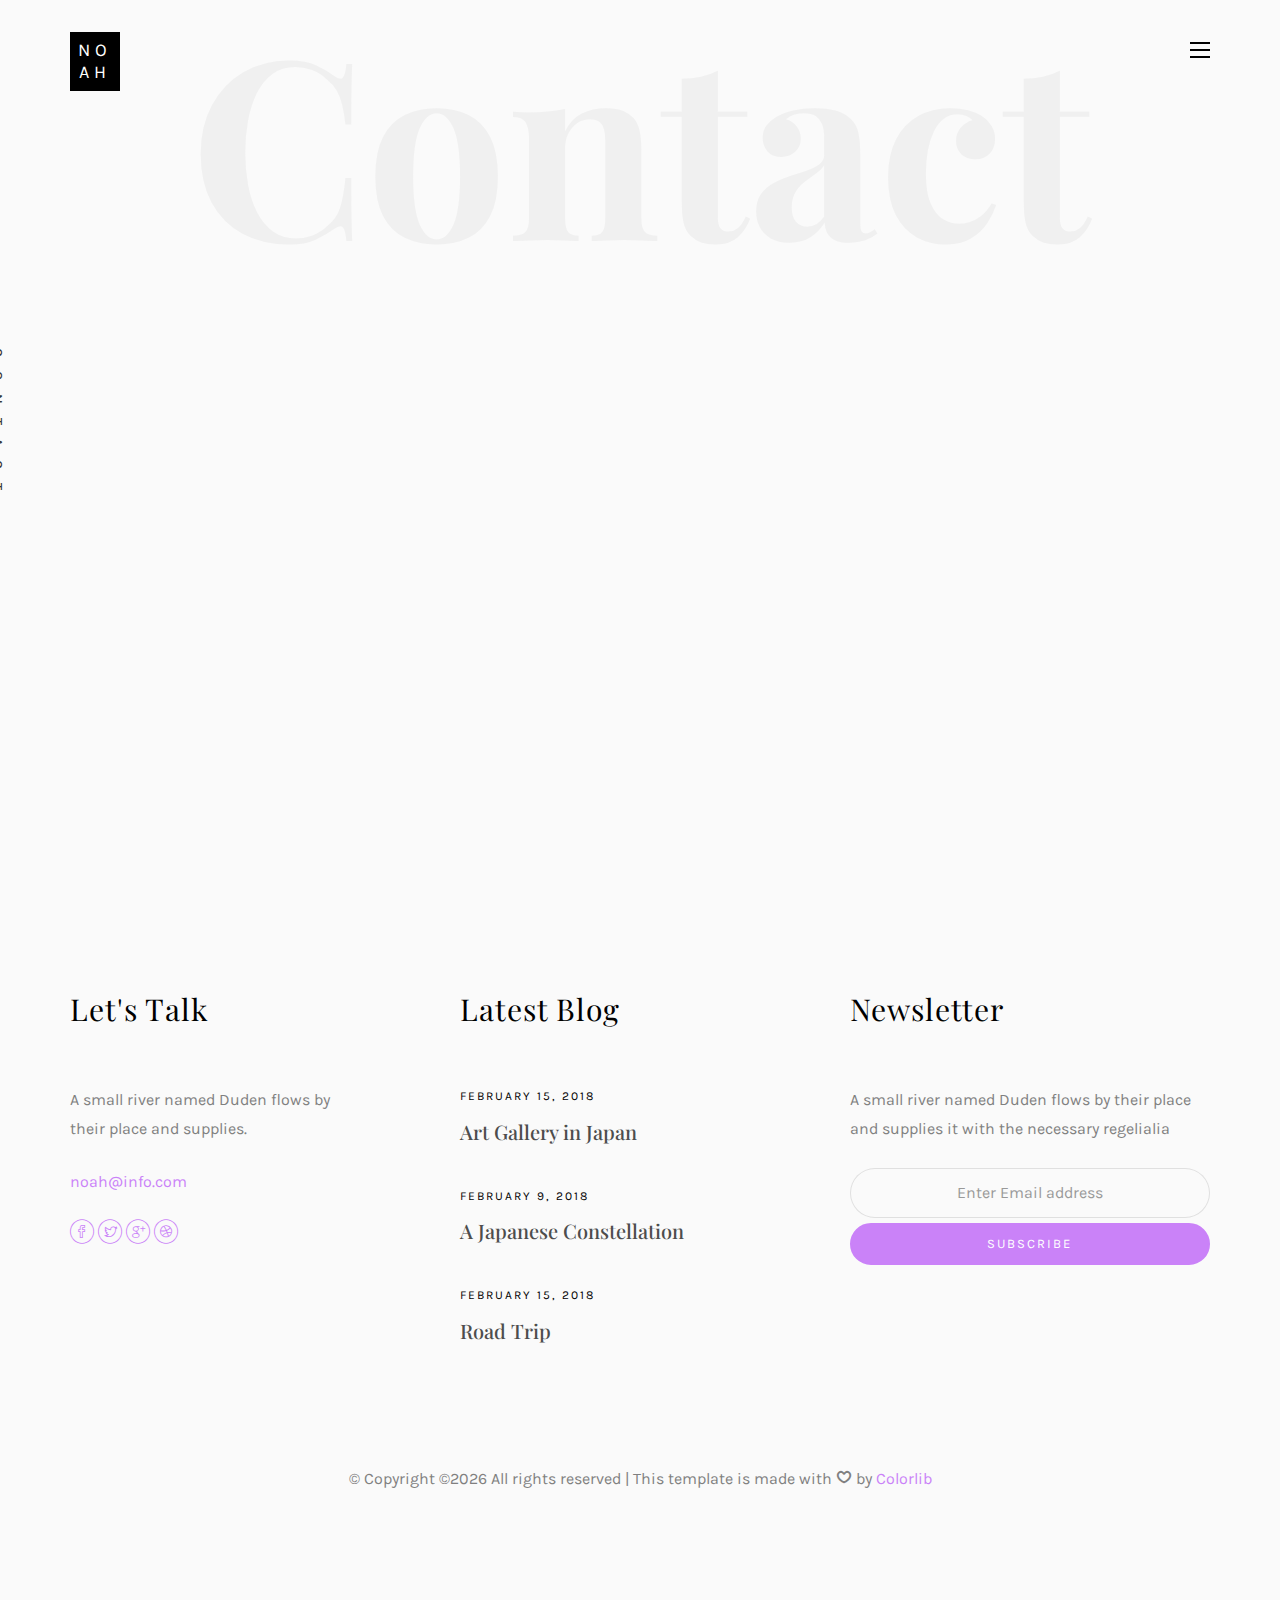
<file: contact.html>
<!DOCTYPE HTML>
<html>
	<head>
	<meta charset="utf-8">
	<meta http-equiv="X-UA-Compatible" content="IE=edge">
	<title>Noah Template</title>
	<meta name="viewport" content="width=device-width, initial-scale=1">
	<meta name="description" content="" />
	<meta name="keywords" content="" />
	<meta name="author" content="" />

  <!-- Facebook and Twitter integration -->
	<meta property="og:title" content=""/>
	<meta property="og:image" content=""/>
	<meta property="og:url" content=""/>
	<meta property="og:site_name" content=""/>
	<meta property="og:description" content=""/>
	<meta name="twitter:title" content="" />
	<meta name="twitter:image" content="" />
	<meta name="twitter:url" content="" />
	<meta name="twitter:card" content="" />

	<!-- Place favicon.ico and apple-touch-icon.png in the root directory -->
	<link rel="shortcut icon" href="favicon.ico">

	<link href="https://fonts.googleapis.com/css?family=Karla:400,700" rel="stylesheet">
	<link href="https://fonts.googleapis.com/css?family=Playfair+Display:400,400i,700" rel="stylesheet">
	
	<!-- Animate.css -->
	<link rel="stylesheet" href="css/animate.css">
	<!-- Icomoon Icon Fonts-->
	<link rel="stylesheet" href="css/icomoon.css">
	<!-- Bootstrap  -->
	<link rel="stylesheet" href="css/bootstrap.css">
	<!-- Owl Carousel -->
	<link rel="stylesheet" href="css/owl.carousel.min.css">
	<link rel="stylesheet" href="css/owl.theme.default.min.css">
	<!-- Magnific Popup -->
	<link rel="stylesheet" href="css/magnific-popup.css">

	<link rel="stylesheet" href="css/style.css">


	<!-- Modernizr JS -->
	<script src="js/modernizr-2.6.2.min.js"></script>
	<!-- FOR IE9 below -->
	<!--[if lt IE 9]>
	<script src="js/respond.min.js"></script>
	<![endif]-->

	</head>
	<body>

	<nav id="colorlib-main-nav" role="navigation">
		<a href="#" class="js-colorlib-nav-toggle colorlib-nav-toggle active"><i></i></a>
		<div class="js-fullheight colorlib-table">
			<div class="colorlib-table-cell js-fullheight">
				<div class="row">
					<div class="col-md-12">
						<div class="form-group">
							<input type="text" class="form-control" id="search" placeholder="Enter any key to search...">
							<button type="submit" class="btn btn-primary"><i class="icon-search3"></i></button>
						</div>
					</div>
				</div>
				<div class="row">
					<div class="col-md-12">
						<ul>
							<li><a href="index.html">Home</a></li>
							<li><a href="services.html">Services</a></li>
							<li><a href="work.html">Work</a></li>
							<li><a href="blog.html">Blog</a></li>
							<li><a href="about.html">About</a></li>
							<li class="active"><a href="contact.html">Contact</a></li>
						</ul>
					</div>
				</div>
				<div class="row">
					<div class="col-md-12">
						<h2 class="head-title">Works</h2>
						<a href="images/work-1.jpg" class="gallery image-popup-link text-center" style="background-image: url(images/work-1.jpg);">
							<span><i class="icon-search3"></i></span>
						</a>
						<a href="images/work-2.jpg" class="gallery image-popup-link text-center" style="background-image: url(images/work-2.jpg);">
							<span><i class="icon-search3"></i></span>
						</a>
						<a href="images/work-3.jpg" class="gallery image-popup-link text-center" style="background-image: url(images/work-3.jpg);">
							<span><i class="icon-search3"></i></span>
						</a>
						<a href="images/work-4.jpg" class="gallery image-popup-link text-center" style="background-image: url(images/work-4.jpg);">
							<span><i class="icon-search3"></i></span>
						</a>
					</div>
				</div>
			</div>
		</div>
	</nav>
	
	<div id="colorlib-page">
		<header>
			<div class="container">
				<div class="row">
					<div class="col-md-12">
						<div class="colorlib-navbar-brand">
							<a class="colorlib-logo" href="index.html"><span>No</span><span>ah</span></a>
						</div>
						<a href="#" class="js-colorlib-nav-toggle colorlib-nav-toggle"><i></i></a>
					</div>
				</div>
			</div>
		</header>
		
		<div id="colorlib-contact">
			<div class="container">
				<div class="row text-center">
					<h2 class="bold">Contact</h2>
				</div>
				<div class="row">
					<div class="col-md-12 col-md-offset-0 text-center animate-box intro-heading">
						<span>Contact</span>
						<h2>Contact Me</h2>
					</div>
				</div>
				<div class="row">
					<div class="col-md-12">
						<div class="rotate">
							<h2 class="heading">Contact</h2>
						</div>
					</div>
				</div>
				<div class="row">
					<div class="col-md-12 col-md-offset-0">
						<div class="row">
							<div class="col-md-4 animate-box">
								<h3>My Address</h3>
								<ul class="contact-info">
									<li><span><i class="icon-map5"></i></span>88 West 21th Street, Suite 721 New York NY 10016</li>
									<li><span><i class="icon-phone4"></i></span>+ 1235 2355 98</li>
									<li><span><i class="icon-envelope2"></i></span><a href="#">info@yoursite.com</a></li>
									<li><span><i class="icon-globe3"></i></span><a href="#">www.yoursite.com</a></li>
								</ul>
							</div>
							<div class="col-md-7 col-md-push-1 animate-box">
								<div class="row">
									<div class="col-md-12">
										<div class="form-group">
											<textarea name="" class="form-control" id="" cols="30" rows="7" placeholder="Message"></textarea>
										</div>
									</div>
									<div class="col-md-6">
										<div class="form-group">
											<input type="text" class="form-control" placeholder="Name">
										</div>
									</div>
									<div class="col-md-6">
										<div class="form-group">
											<input type="text" class="form-control" placeholder="Email">
										</div>
									</div>
									<div class="col-md-12">
										<div class="form-group">
											<input type="submit" value="Send Message" class="btn btn-primary">
										</div>
									</div>
								</div>
							</div>
						</div>
					</div>
				</div>
			</div>
		</div>

		<footer>
			<div id="footer">
				<div class="container">
					<div class="row">
						<div class="col-md-4 col-pb-sm">
							<div class="row">
								<div class="col-md-10">
									<h2>Let's Talk</h2>
									<p>A small river named Duden flows by their place and supplies.</p>
									<p><a href="#">noah@info.com</a></p>
									<p class="colorlib-social-icons">
										<a href="#"><i class="icon-facebook4"></i></a>
										<a href="#"><i class="icon-twitter3"></i></a>
										<a href="#"><i class="icon-googleplus"></i></a>
										<a href="#"><i class="icon-dribbble2"></i></a>
									</p>
								</div>
							</div>
						</div>
						<div class="col-md-4 col-pb-sm">
							<h2>Latest Blog</h2>
							<div class="f-entry">
								<a href="#" class="featured-img" style="background-image: url(images/img-1.jpg);"></a>
								<div class="desc">
									<span>February 15, 2018</span>
									<h3><a href="#">Art Gallery in Japan</a></h3>
								</div>
							</div>
							<div class="f-entry">
								<a href="#" class="featured-img" style="background-image: url(images/img-2.jpg);"></a>
								<div class="desc">
									<span>February 9, 2018</span>
									<h3><a href="#">A Japanese Constellation</a></h3>
								</div>
							</div>
							<div class="f-entry">
								<a href="#" class="featured-img" style="background-image: url(images/img-3.jpg);"></a>
								<div class="desc">
									<span>February 15, 2018</span>
									<h3><a href="#">Road Trip</a></h3>
								</div>
							</div>
						</div>
						<div class="col-md-4 col-pb-sm">
							<h2>Newsletter</h2>
							<p>A small river named Duden flows by their place and supplies it with the necessary regelialia</p>
							<div class="subscribe text-center">
								<div class="form-group">
									<input type="text" class="form-control text-center" placeholder="Enter Email address">
									<input type="submit" value="Subscribe" class="btn btn-primary btn-custom">
								</div>
							</div>
						</div>
					</div>
					<div class="row">
						<div class="col-md-12 text-center">
							<p>
								&copy; <!-- Link back to Colorlib can't be removed. Template is licensed under CC BY 3.0. -->
Copyright &copy;<script>document.write(new Date().getFullYear());</script> All rights reserved | This template is made with <i class="icon-heart4" aria-hidden="true"></i> by <a href="https://colorlib.com" target="_blank">Colorlib</a>
<!-- Link back to Colorlib can't be removed. Template is licensed under CC BY 3.0. -->
							</p>
						</div>
					</div>
				</div>
			</div>
		</footer>
	
	</div>

	<!-- jQuery -->
	<script src="js/jquery.min.js"></script>
	<!-- jQuery Easing -->
	<script src="js/jquery.easing.1.3.js"></script>
	<!-- Bootstrap -->
	<script src="js/bootstrap.min.js"></script>
	<!-- Waypoints -->
	<script src="js/jquery.waypoints.min.js"></script>
	<!-- Owl Carousel -->
	<script src="js/owl.carousel.min.js"></script>
	<!-- Magnific Popup -->
	<script src="js/jquery.magnific-popup.min.js"></script>
	<script src="js/magnific-popup-options.js"></script>

	<!-- Main JS (Do not remove) -->
	<script src="js/main.js"></script>

	</body>
</html>
</file>
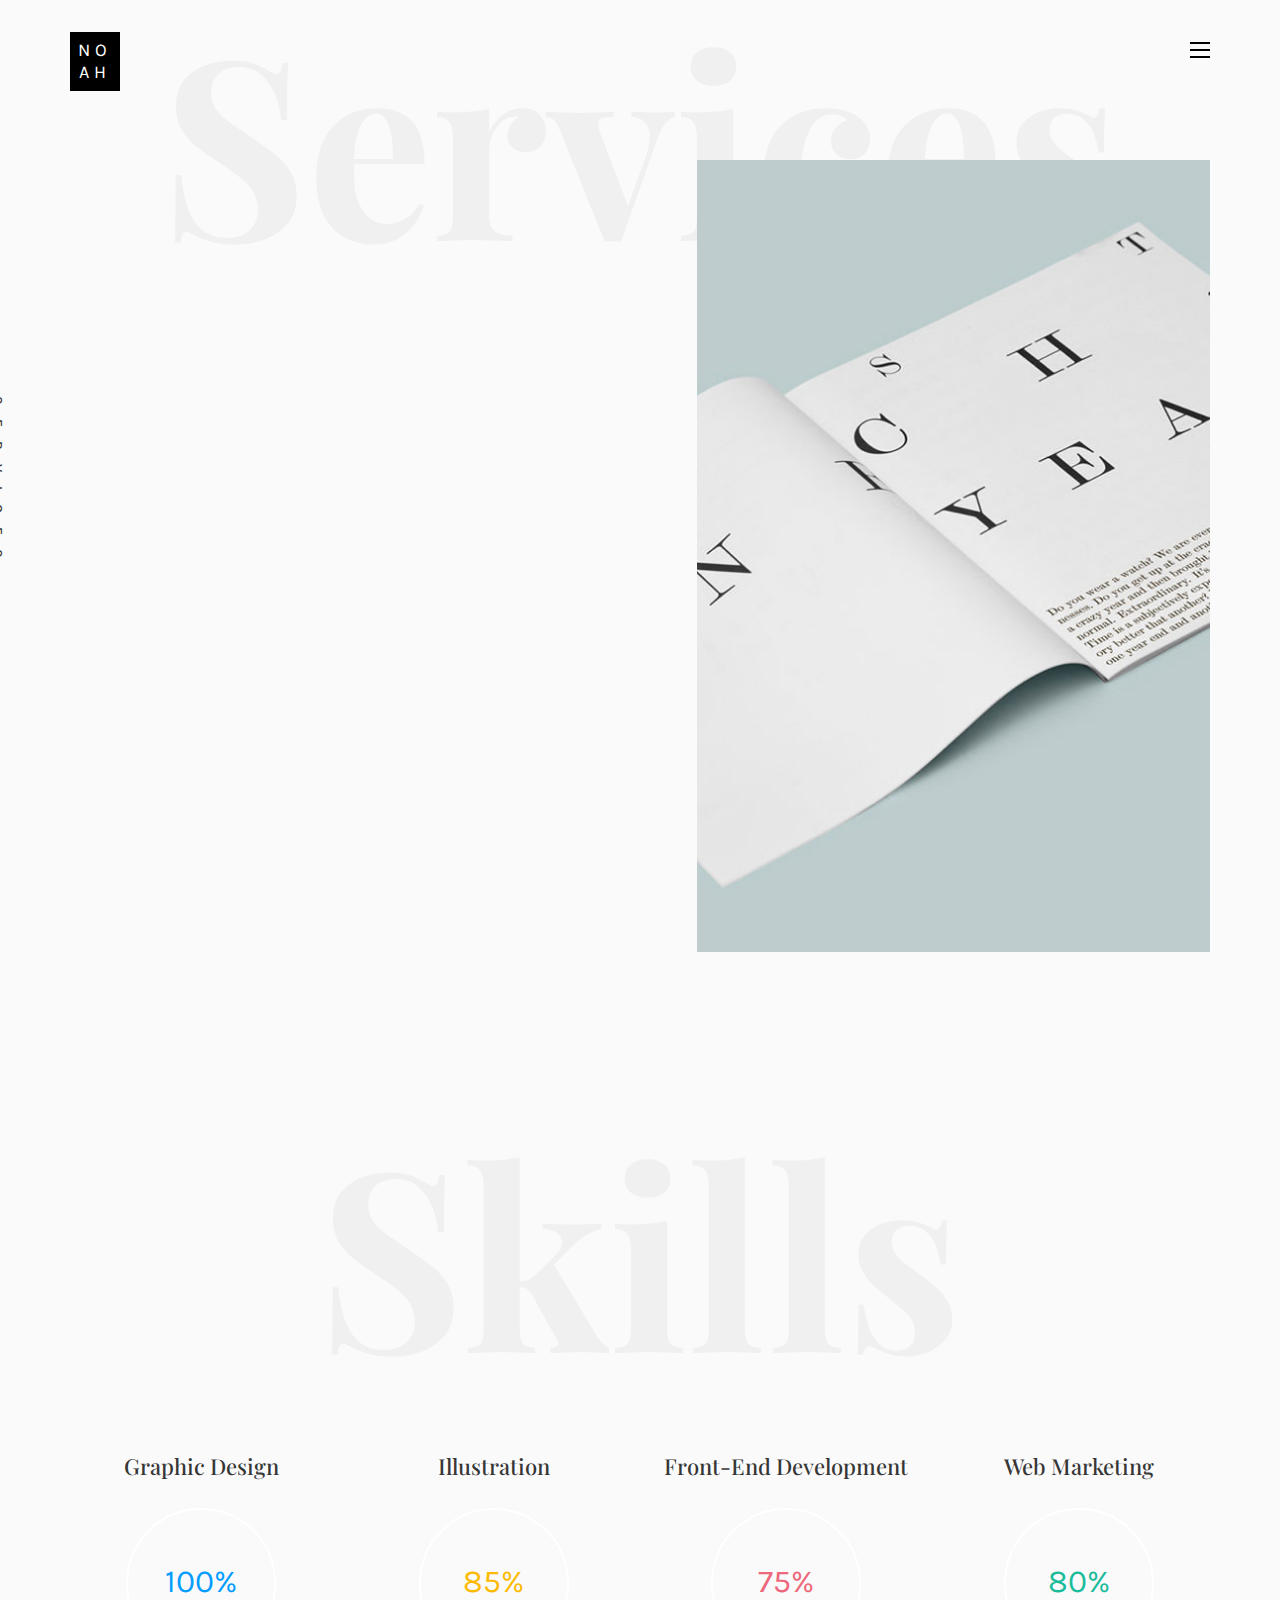
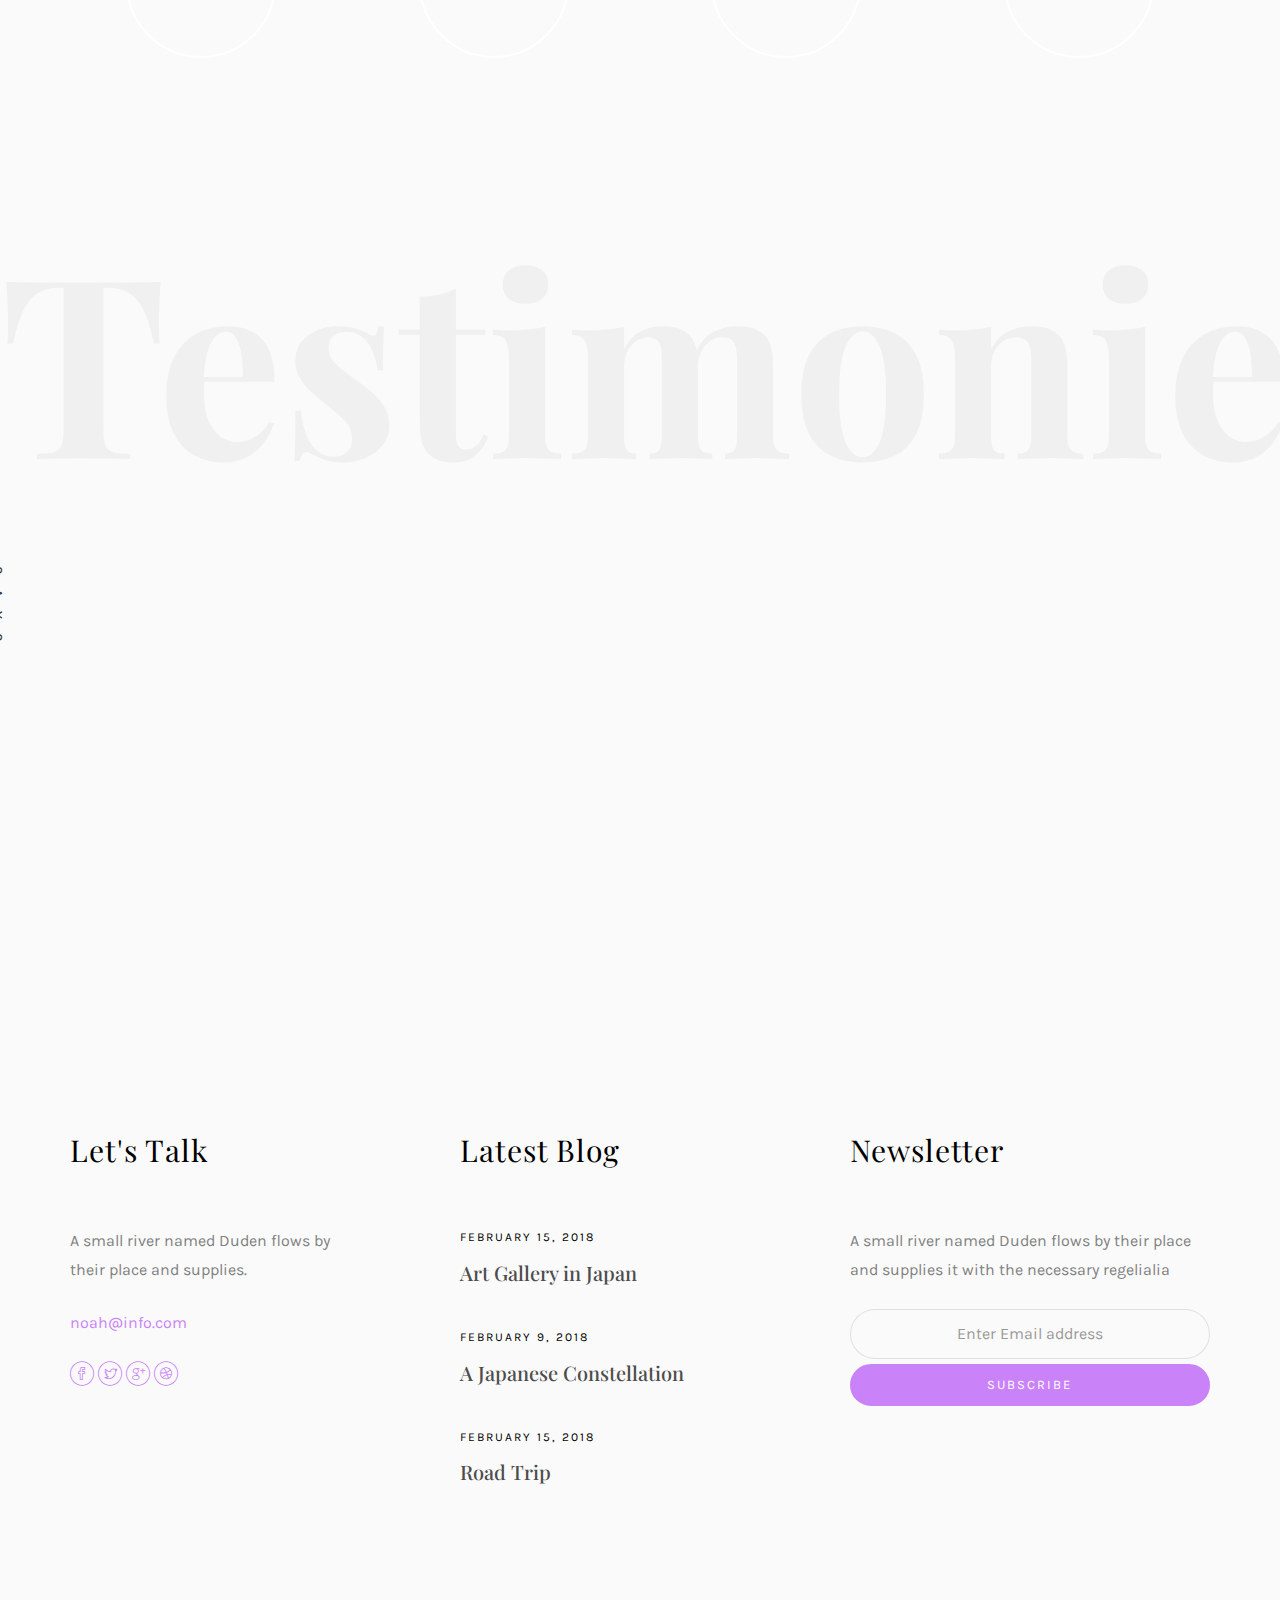
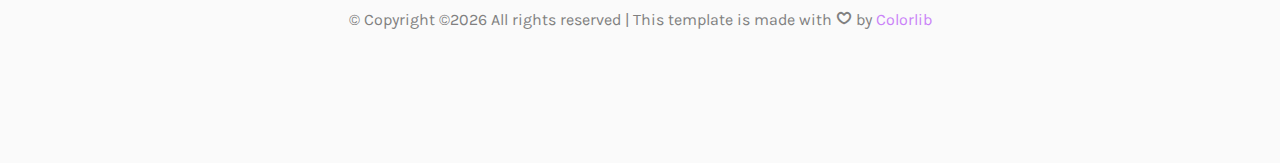
<file: services.html>
<!DOCTYPE HTML>
<html>
	<head>
	<meta charset="utf-8">
	<meta http-equiv="X-UA-Compatible" content="IE=edge">
	<title>Noah Template</title>
	<meta name="viewport" content="width=device-width, initial-scale=1">
	<meta name="description" content="" />
	<meta name="keywords" content="" />
	<meta name="author" content="" />

  <!-- Facebook and Twitter integration -->
	<meta property="og:title" content=""/>
	<meta property="og:image" content=""/>
	<meta property="og:url" content=""/>
	<meta property="og:site_name" content=""/>
	<meta property="og:description" content=""/>
	<meta name="twitter:title" content="" />
	<meta name="twitter:image" content="" />
	<meta name="twitter:url" content="" />
	<meta name="twitter:card" content="" />

	<!-- Place favicon.ico and apple-touch-icon.png in the root directory -->
	<link rel="shortcut icon" href="favicon.ico">

	<link href="https://fonts.googleapis.com/css?family=Karla:400,700" rel="stylesheet">
	<link href="https://fonts.googleapis.com/css?family=Playfair+Display:400,400i,700" rel="stylesheet">
	
	<!-- Animate.css -->
	<link rel="stylesheet" href="css/animate.css">
	<!-- Icomoon Icon Fonts-->
	<link rel="stylesheet" href="css/icomoon.css">
	<!-- Bootstrap  -->
	<link rel="stylesheet" href="css/bootstrap.css">
	<!-- Owl Carousel -->
	<link rel="stylesheet" href="css/owl.carousel.min.css">
	<link rel="stylesheet" href="css/owl.theme.default.min.css">
	<!-- Magnific Popup -->
	<link rel="stylesheet" href="css/magnific-popup.css">

	<link rel="stylesheet" href="css/style.css">


	<!-- Modernizr JS -->
	<script src="js/modernizr-2.6.2.min.js"></script>
	<!-- FOR IE9 below -->
	<!--[if lt IE 9]>
	<script src="js/respond.min.js"></script>
	<![endif]-->

	</head>
	<body>

	<nav id="colorlib-main-nav" role="navigation">
		<a href="#" class="js-colorlib-nav-toggle colorlib-nav-toggle active"><i></i></a>
		<div class="js-fullheight colorlib-table">
			<div class="colorlib-table-cell js-fullheight">
				<div class="row">
					<div class="col-md-12">
						<div class="form-group">
							<input type="text" class="form-control" id="search" placeholder="Enter any key to search...">
							<button type="submit" class="btn btn-primary"><i class="icon-search3"></i></button>
						</div>
					</div>
				</div>
				<div class="row">
					<div class="col-md-12">
						<ul>
							<li><a href="index.html">Home</a></li>
							<li class="active"><a href="services.html">Services</a></li>
							<li><a href="work.html">Work</a></li>
							<li><a href="blog.html">Blog</a></li>
							<li><a href="about.html">About</a></li>
							<li><a href="contact.html">Contact</a></li>
						</ul>
					</div>
				</div>
				<div class="row">
					<div class="col-md-12">
						<h2 class="head-title">Works</h2>
						<a href="images/work-1.jpg" class="gallery image-popup-link text-center" style="background-image: url(images/work-1.jpg);">
							<span><i class="icon-search3"></i></span>
						</a>
						<a href="images/work-2.jpg" class="gallery image-popup-link text-center" style="background-image: url(images/work-2.jpg);">
							<span><i class="icon-search3"></i></span>
						</a>
						<a href="images/work-3.jpg" class="gallery image-popup-link text-center" style="background-image: url(images/work-3.jpg);">
							<span><i class="icon-search3"></i></span>
						</a>
						<a href="images/work-4.jpg" class="gallery image-popup-link text-center" style="background-image: url(images/work-4.jpg);">
							<span><i class="icon-search3"></i></span>
						</a>
					</div>
				</div>
			</div>
		</div>
	</nav>
	
	<div id="colorlib-page">
		<header>
			<div class="container">
				<div class="row">
					<div class="col-md-12">
						<div class="colorlib-navbar-brand">
							<a class="colorlib-logo" href="index.html"><span>No</span><span>ah</span></a>
						</div>
						<a href="#" class="js-colorlib-nav-toggle colorlib-nav-toggle"><i></i></a>
					</div>
				</div>
			</div>
		</header>
		<div id="colorlib-services">
			<div class="container">
				<div class="row text-center">
					<h2 class="bold">Services</h2>
				</div>
				<div class="row">
					<div class="col-md-12">
						<div class="services-flex">
							<div class="one-third">
								<div class="row">
									<div class="col-md-12 col-md-offset-0 animate-box intro-heading">
										<span>My Services</span>
										<h2>Here Are Some of My Skills</h2>
									</div>
								</div>
								<div class="row">
									<div class="col-md-12">
										<div class="rotate">
											<h2 class="heading">Services</h2>
										</div>
									</div>
									<div class="col-md-6">
										<div class="services animate-box">
											<h3>1 - Graphic Design</h3>
											<ul>
												<li>UI Design</li>
												<li>Website &amp; Digital Design</li>
												<li>Brading &amp; Visual Identity</li>
												<li>Print Design</li>
											</ul>
										</div>
										<div class="services animate-box">
											<h3>3 - Front End Development</h3>
											<ul>
												<li>HTML / CSS</li>
												<li>JS &amp; Jquery Startup</li>
												<li>WordPress</li>
												<li>Jomla</li>
											</ul>
										</div>
									</div>
									<div class="col-md-6">
										<div class="services animate-box">
											<h3>2 - Illustration</h3>
											<ul>
												<li>Editorial</li>
												<li>Narrative</li>
												<li>Motion Graphics</li>
												<li>Animation</li>
												<li>Visual Effects</li>
											</ul>
										</div>
										<div class="services animate-box">
											<h3>4 - Web Marketing</h3>
											<ul>
												<li>Sales Marketing</li>
												<li>Invoice</li>
												<li>eCommerce</li>
											</ul>
										</div>
									</div>
								</div>
							</div>
							<div class="one-forth services-img" style="background-image: url(images/services-img.jpg);">
							</div>
						</div>
					</div>
				</div>
			</div>
		</div>

		<div id="colorlib-progress">
			<div class="container">
				<div class="row text-center">
					<h2 class="bold">Skills</h2>
				</div>
				<div class="row">
					<div class="col-md-12 col-md-offset-0 text-center animate-box intro-heading">
						<span>Skills</span>
						<h2>My Skills</h2>
					</div>
				</div>
				<div class="row">
			      <div class="col-md-3 col-sm-6 text-center">
			      	<h2 class="progress-head">Graphic Design</h2>
		            <div class="progress blue">
		                <span class="progress-left">
		                    <span class="progress-bar"></span>
		                </span>
		                <span class="progress-right">
		                    <span class="progress-bar"></span>
		                </span>
		                <div class="progress-value">100%</div>
		            </div>
		         </div>
			 
		         <div class="col-md-3 col-sm-6 text-center">
		         	<h2 class="progress-head">Illustration</h2>
		            <div class="progress yellow">
		                <span class="progress-left">
		                    <span class="progress-bar"></span>
		                </span>
		                <span class="progress-right">
		                    <span class="progress-bar"></span>
		                </span>
		                <div class="progress-value">85%</div>
		            </div>
		         </div>

		         <div class="col-md-3 col-sm-6 text-center">
		         	<h2 class="progress-head">Front-End Development</h2>
		            <div class="progress pink">
		                <span class="progress-left">
		                    <span class="progress-bar"></span>
		                </span>
		                <span class="progress-right">
		                    <span class="progress-bar"></span>
		                </span>
		                <div class="progress-value">75%</div>
		            </div>
		         </div>

		         <div class="col-md-3 col-sm-6 text-center">
		         	<h2 class="progress-head">Web Marketing</h2>
		            <div class="progress green">
		                <span class="progress-left">
		                    <span class="progress-bar"></span>
		                </span>
		                <span class="progress-right">
		                    <span class="progress-bar"></span>
		                </span>
		                <div class="progress-value">80%</div>
		            </div>
		         </div>
			   </div>
			</div>
		</div>

		<div id="colorlib-testimony">
			<div class="container">
				<div class="row text-center">
					<h2 class="bold">Testimonies</h2>
				</div>
				<div class="row">
					<div class="col-md-12 col-md-offset-0 text-center animate-box intro-heading">
						<span>Testimonies</span>
						<h2>Clients Says</h2>
					</div>
				</div>
				<div class="row">
					<div class="col-md-12">
						<div class="rotate">
							<h2 class="heading">Says</h2>
						</div>
					</div>
				</div>
				<div class="row animate-box">
					<div class="owl-carousel">
						<div class="item">
							<div class="col-md-12 text-center">
								<div class="testimony">
									<blockquote>
										<p>"A small river named Duden flows by their place and supplies it with the necessary regelialia.</p>
										<span>" &mdash; George Brooks</span>
									</blockquote>
								</div>
							</div>
						</div>
						<div class="item">
							<div class="col-md-12 text-center">
								<div class="testimony">
									<blockquote>
										<p>"Even the all-powerful Pointing has no control about the blind texts it is an almost unorthographic life One day however a small line of blind text by the name of Lorem Ipsum decided to leave for the far World of Grammar.</p>
										<span>" &mdash; Daniel Foster</span>
									</blockquote>
								</div>
							</div>
						</div>
						<div class="item">
							<div class="col-md-12 text-center">
								<div class="testimony">
									<blockquote>
										<p>"When she reached the first hills of the Italic Mountains, she had a last view back on the skyline of her hometown Bookmarksgrove</p>
										<span>" &mdash; Liam Jenkins</span>
									</blockquote>
								</div>
							</div>
						</div>
					</div>
				</div>
			</div>
		</div>

		<footer>
			<div id="footer">
				<div class="container">
					<div class="row">
						<div class="col-md-4 col-pb-sm">
							<div class="row">
								<div class="col-md-10">
									<h2>Let's Talk</h2>
									<p>A small river named Duden flows by their place and supplies.</p>
									<p><a href="#">noah@info.com</a></p>
									<p class="colorlib-social-icons">
										<a href="#"><i class="icon-facebook4"></i></a>
										<a href="#"><i class="icon-twitter3"></i></a>
										<a href="#"><i class="icon-googleplus"></i></a>
										<a href="#"><i class="icon-dribbble2"></i></a>
									</p>
								</div>
							</div>
						</div>
						<div class="col-md-4 col-pb-sm">
							<h2>Latest Blog</h2>
							<div class="f-entry">
								<a href="#" class="featured-img" style="background-image: url(images/img-1.jpg);"></a>
								<div class="desc">
									<span>February 15, 2018</span>
									<h3><a href="#">Art Gallery in Japan</a></h3>
								</div>
							</div>
							<div class="f-entry">
								<a href="#" class="featured-img" style="background-image: url(images/img-2.jpg);"></a>
								<div class="desc">
									<span>February 9, 2018</span>
									<h3><a href="#">A Japanese Constellation</a></h3>
								</div>
							</div>
							<div class="f-entry">
								<a href="#" class="featured-img" style="background-image: url(images/img-3.jpg);"></a>
								<div class="desc">
									<span>February 15, 2018</span>
									<h3><a href="#">Road Trip</a></h3>
								</div>
							</div>
						</div>
						<div class="col-md-4 col-pb-sm">
							<h2>Newsletter</h2>
							<p>A small river named Duden flows by their place and supplies it with the necessary regelialia</p>
							<div class="subscribe text-center">
								<div class="form-group">
									<input type="text" class="form-control text-center" placeholder="Enter Email address">
									<input type="submit" value="Subscribe" class="btn btn-primary btn-custom">
								</div>
							</div>
						</div>
					</div>
					<div class="row">
						<div class="col-md-12 text-center">
							<p>
								&copy; <!-- Link back to Colorlib can't be removed. Template is licensed under CC BY 3.0. -->
Copyright &copy;<script>document.write(new Date().getFullYear());</script> All rights reserved | This template is made with <i class="icon-heart4" aria-hidden="true"></i> by <a href="https://colorlib.com" target="_blank">Colorlib</a>
<!-- Link back to Colorlib can't be removed. Template is licensed under CC BY 3.0. -->
							</p>
						</div>
					</div>
				</div>
			</div>
		</footer>
	
	</div>

	<!-- jQuery -->
	<script src="js/jquery.min.js"></script>
	<!-- jQuery Easing -->
	<script src="js/jquery.easing.1.3.js"></script>
	<!-- Bootstrap -->
	<script src="js/bootstrap.min.js"></script>
	<!-- Waypoints -->
	<script src="js/jquery.waypoints.min.js"></script>
	<!-- Owl Carousel -->
	<script src="js/owl.carousel.min.js"></script>
	<!-- Magnific Popup -->
	<script src="js/jquery.magnific-popup.min.js"></script>
	<script src="js/magnific-popup-options.js"></script>

	<!-- Main JS (Do not remove) -->
	<script src="js/main.js"></script>

	</body>
</html>
</file>
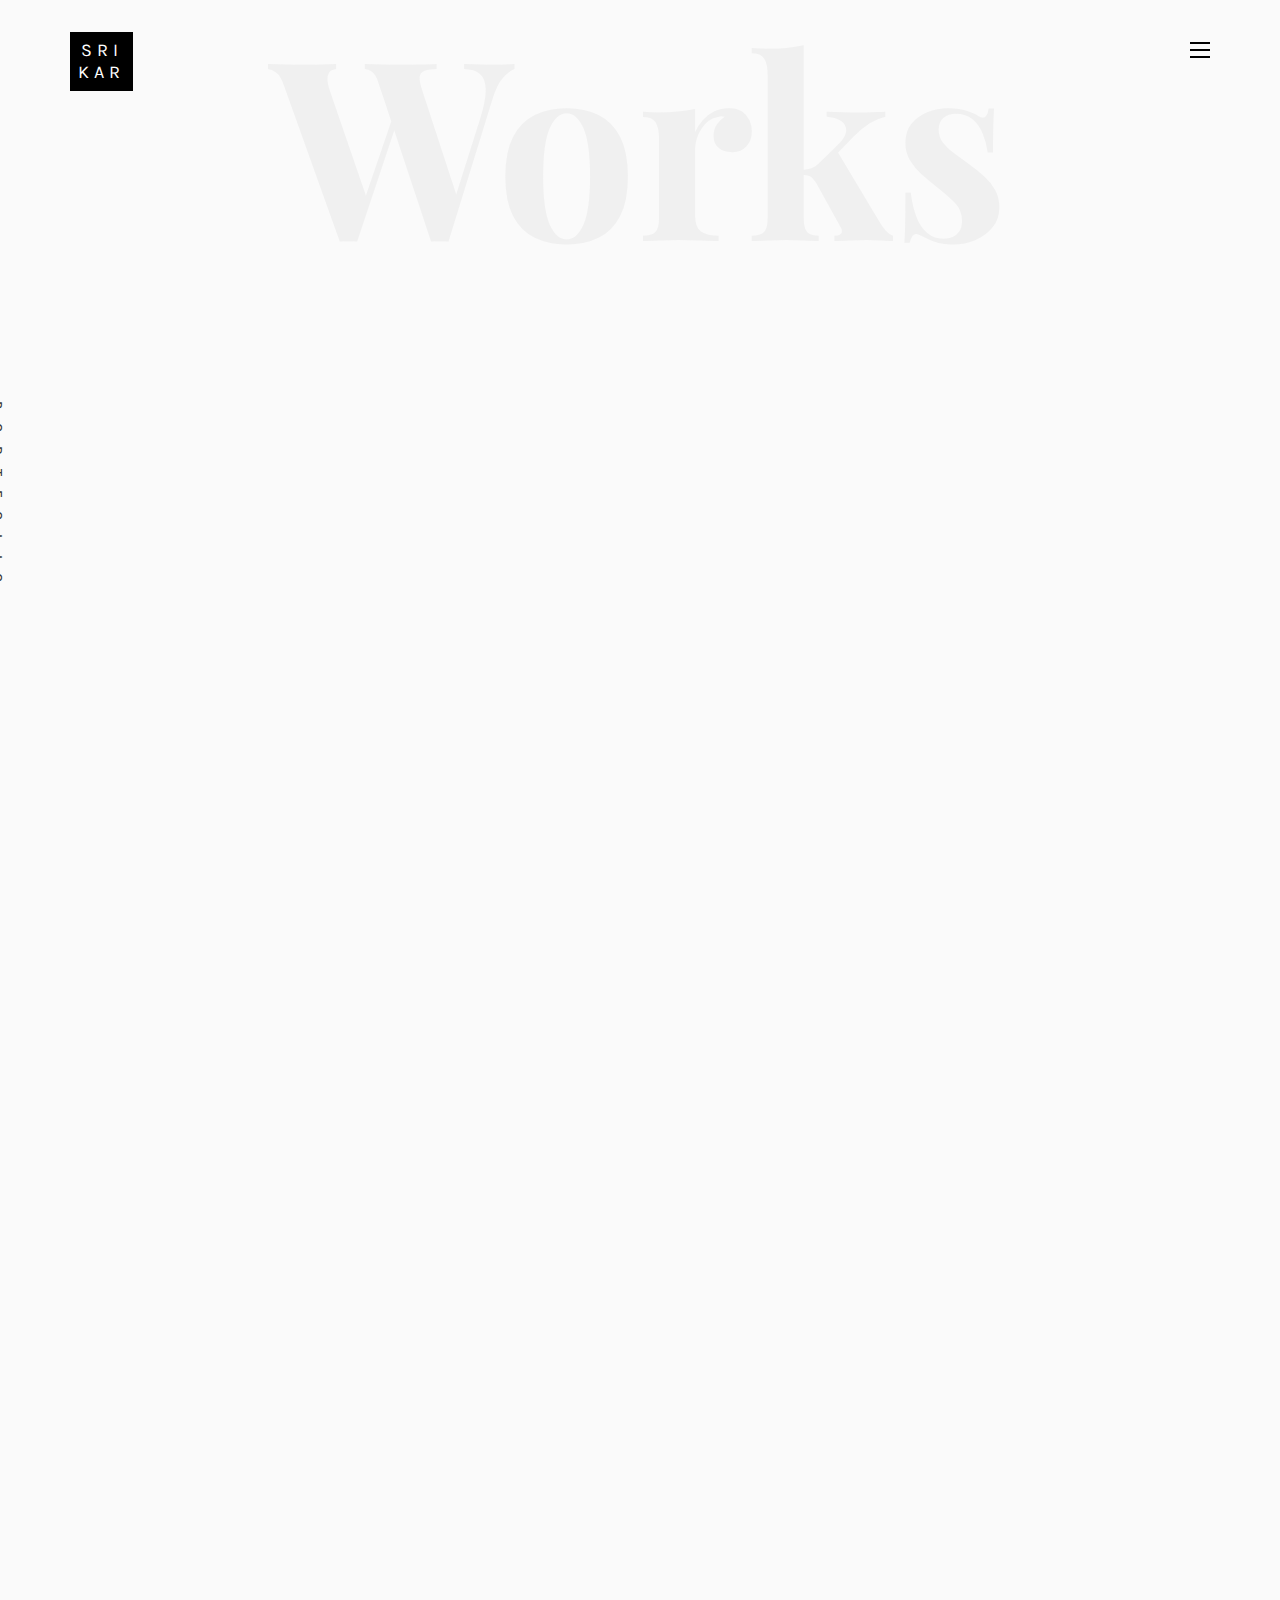
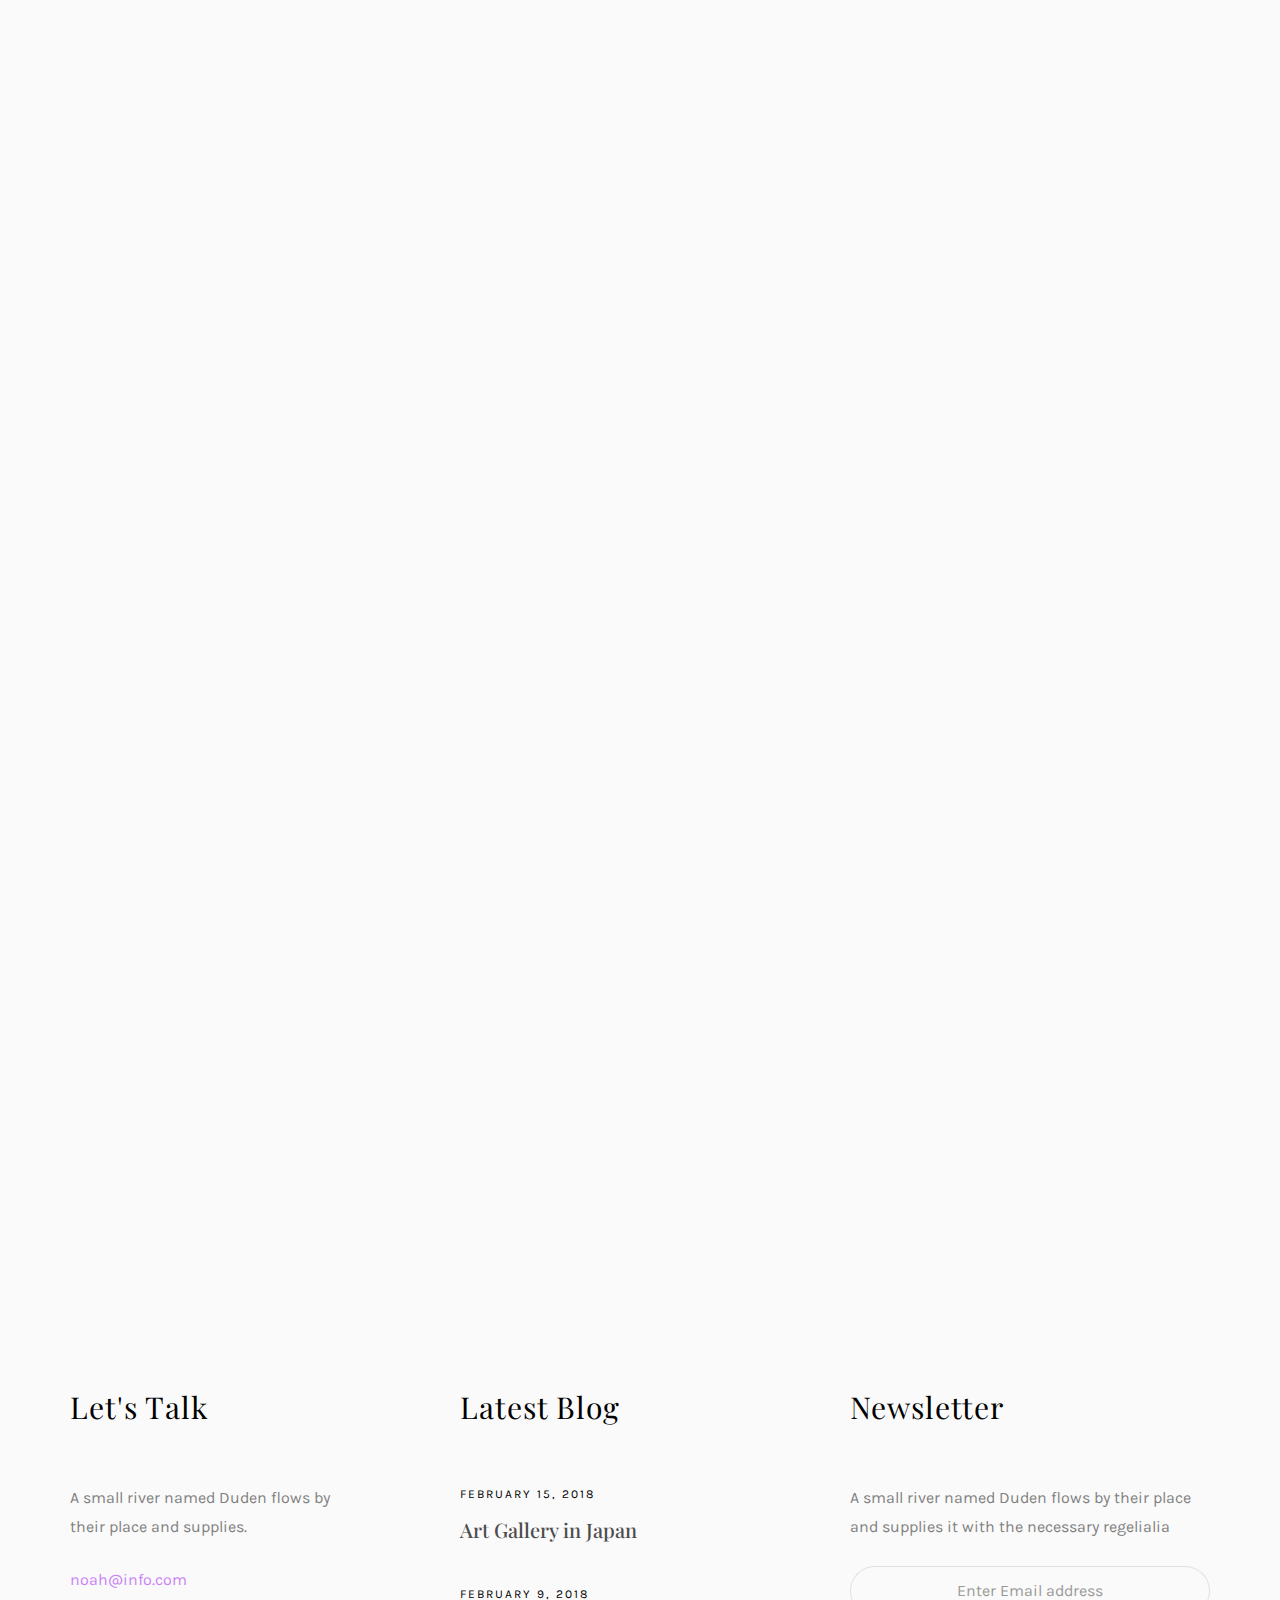
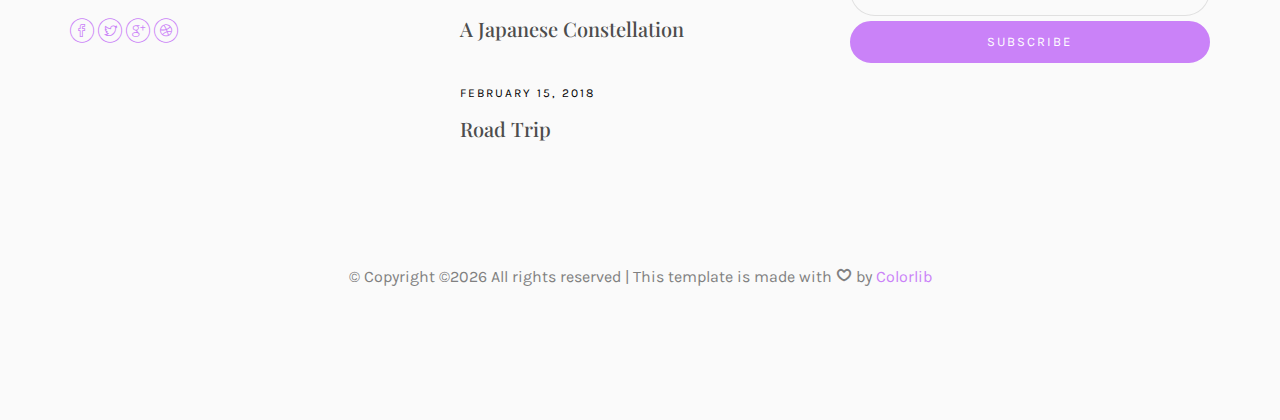
<file: work-531.html>
<!DOCTYPE HTML>
<html>
<head>
    <meta charset="utf-8">
    <meta http-equiv="X-UA-Compatible" content="IE=edge">
    <title>Srikar Madipalli - Projects</title>
    <meta name="viewport" content="width=device-width, initial-scale=1">
    <meta name="description" content="" />
    <meta name="keywords" content="" />
    <meta name="author" content="" />

    <!-- Facebook and Twitter integration -->
    <meta property="og:title" content=""/>
    <meta property="og:image" content=""/>
    <meta property="og:url" content=""/>
    <meta property="og:site_name" content=""/>
    <meta property="og:description" content=""/>
    <meta name="twitter:title" content="" />
    <meta name="twitter:image" content="" />
    <meta name="twitter:url" content="" />
    <meta name="twitter:card" content="" />

    <!-- Place favicon.ico and apple-touch-icon.png in the root directory -->
    <link rel="shortcut icon" href="favicon.ico">

    <link href="https://fonts.googleapis.com/css?family=Karla:400,700" rel="stylesheet">
    <link href="https://fonts.googleapis.com/css?family=Playfair+Display:400,400i,700" rel="stylesheet">
    
    <!-- Animate.css -->
    <link rel="stylesheet" href="css/animate.css">
    <!-- Icomoon Icon Fonts-->
    <link rel="stylesheet" href="css/icomoon.css">
    <!-- Bootstrap  -->
    <link rel="stylesheet" href="css/bootstrap.css">
    <!-- Owl Carousel -->
    <link rel="stylesheet" href="css/owl.carousel.min.css">
    <link rel="stylesheet" href="css/owl.theme.default.min.css">
    <!-- Magnific Popup -->
    <link rel="stylesheet" href="css/magnific-popup.css">
    <link rel="stylesheet" href="css/style.css">

    <!-- Modernizr JS -->
    <script src="js/modernizr-2.6.2.min.js"></script>
    <!-- FOR IE9 below -->
    <!--[if lt IE 9]>
    <script src="js/respond.min.js"></script>
    <![endif]-->
</head>
<body>

<nav id="colorlib-main-nav" role="navigation">
    <a href="#" class="js-colorlib-nav-toggle colorlib-nav-toggle active"><i></i></a>
    <div class="js-fullheight colorlib-table">
        <div class="colorlib-table-cell js-fullheight">
            <div class="row">
                <div class="col-md-12">
                    <div class="form-group">
                        <input type="text" class="form-control" id="search" placeholder="Enter any key to search...">
                        <button type="submit" class="btn btn-primary"><i class="icon-search3"></i></button>
                    </div>
                </div>
            </div>
            <div class="row">
                <div class="col-md-12">
                    <ul>
                        <li><a href="index.html">Home</a></li>
                        <li><a href="services.html">Services</a></li>
                        <li class="active"><a href="work.html">Work</a></li>
                        <li><a href="blog.html">Blog</a></li>
                        <li><a href="about.html">About</a></li>
                        <li><a href="contact.html">Contact</a></li>
                    </ul>
                </div>
            </div>
            <div class="row">
                <div class="col-md-12">
                    <h2 class="head-title">Works</h2>
                    <a href="images/work-1.jpg" class="gallery image-popup-link text-center" style="background-image: url(images/work-1.jpg);">
                        <span><i class="icon-search3"></i></span>
                    </a>
                    <a href="images/work-2.jpg" class="gallery image-popup-link text-center" style="background-image: url(images/work-2.jpg);">
                        <span><i class="icon-search3"></i></span>
                    </a>
                    <a href="images/work-3.jpg" class="gallery image-popup-link text-center" style="background-image: url(images/work-3.jpg);">
                        <span><i class="icon-search3"></i></span>
                    </a>
                    <a href="images/work-4.jpg" class="gallery image-popup-link text-center" style="background-image: url(images/work-4.jpg);">
                        <span><i class="icon-search3"></i></span>
                    </a>
                </div>
            </div>
        </div>
    </div>
</nav>

<div id="colorlib-page">
    <header>
        <div class="container">
            <div class="row">
                <div class="col-md-12">
                    <div class="colorlib-navbar-brand">
                        <a class="colorlib-logo" href="index.html"><span>SRI</span><span>KAR</span></a>
                    </div>
                    <a href="#" class="js-colorlib-nav-toggle colorlib-nav-toggle"><i></i></a>
                </div>
            </div>
        </div>
    </header>
    <div id="colorlib-work">
        <div class="container">
            <div class="row text-center">
                <h2 class="bold">Works</h2>
            </div>
            <div class="row">
                <div class="col-md-12 col-md-offset-0 text-center animate-box intro-heading">
                    <span>Portfolio</span>
                    <h2>Homecare Services Management System</h2>
                    <p>Technical Development and Product Management</p>
                </div>
            </div>
            <div class="row">
                <div class="col-md-12">
                    <div class="rotate">
                        <h2 class="heading">Portfolio</h2>
                    </div>
                </div>
            </div>
            <div class="row">
                <div class="col-md-12">
                    <div class="work-entry animate-box">
                        <a href="work.html" class="work-img" style="background-image: url(images/work-531.webp);">
                        </a>
                        <div class="col-md-8 col-md-offset-2">
                            <div class="desc">
                                <h2>Development of a Comprehensive Homecare Services Management System</h2>
                                <p><strong>Overview:</strong> This project involved the design and implementation of a robust database system for a homecare services management company. The goal was to create a solution that efficiently handles client, provider, and service data, ensuring data integrity, security, and scalability.</p>
                                <p><strong>Key Objectives:</strong></p>
                                <ul>
                                    <li>Develop a comprehensive relational database schema to manage client, provider, and service data.</li>
                                    <li>Implement security features to protect sensitive information, including client medical records and provider credentials.</li>
                                    <li>Create efficient queries, triggers, and procedures to automate and streamline database operations.</li>
                                    <li>Design a user-friendly interface for managing data entries, schedules, and compliance tracking.</li>
                                </ul>
                                <p><strong>Technical Approach:</strong></p>
                                <ul>
                                    <li><strong>Database Schema Design:</strong> Developed a detailed Entity-Relationship Diagram (ERD) and relational schema to capture all necessary entities and relationships within the system. This included tables for clients, providers, services, invoices, payments, and more.</li>
                                    <li><strong>Security Implementation:</strong> Created triggers to enforce data integrity and consistency, such as ensuring valid insurance before processing payments and updating inventory automatically after prescription entries.</li>
                                    <li><strong>Custom Stored Procedures:</strong> Developed procedures like <em>ProviderVisitSummary</em> to generate summaries of provider activities, facilitating efficient management and reporting.</li>
                                    <li><strong>User Interface Design:</strong> Designed and implemented a simple and intuitive UI for database interaction, allowing easy management of client and provider information, scheduling, and compliance tracking.</li>
                                </ul>
                                <p><strong>Challenges and Solutions:</strong></p>
                                <ul>
                                    <li><strong>Data Integrity:</strong> Implemented triggers and constraints to maintain the integrity of complex relationships within the database.</li>
                                    <li><strong>Scalability:</strong> Ensured the database could scale with growing data volumes by optimizing queries and implementing efficient indexing strategies.</li>
                                    <li><strong>Security:</strong> Incorporated advanced security measures to protect sensitive client and provider data, including encryption and role-based access control.</li>
                                </ul>
                                <p><strong>Outcome and Impact:</strong> The system significantly improved the efficiency and accuracy of the homecare services management operations. It provided a scalable and secure solution that reduced manual errors, streamlined data management processes, and enhanced reporting capabilities.</p>
                                <p><strong>Skills Demonstrated:</strong></p>
                                <ul>
                                    <li>Database Design and Management (SQL, Oracle)</li>
                                    <li>Development of Triggers, Procedures, and Complex Queries</li>
                                    <li>Security Implementation and Compliance Management</li>
                                    <li>UI/UX Design for Management Systems</li>
                                    <li>Project Management and Cross-functional Collaboration</li>
                                </ul>
                            </div>
                        </div>
                    </div>
                </div>
            </div>
        </div>
    </div>
    

    <footer>
        <div id="footer">
            <div class="container">
                <div class="row">
                    <div class="col-md-4 col-pb-sm">
                        <div class="row">
                            <div class="col-md-10">
                                <h2>Let's Talk</h2>
                                <p>A small river named Duden flows by their place and supplies.</p>
                                <p><a href="#">noah@info.com</a></p>
                                <p class="colorlib-social-icons">
                                    <a href="#"><i class="icon-facebook4"></i></a>
                                    <a href="#"><i class="icon-twitter3"></i></a>
                                    <a href="#"><i class="icon-googleplus"></i></a>
                                    <a href="#"><i class="icon-dribbble2"></i></a>
                                </p>
                            </div>
                        </div>
                    </div>
                    <div class="col-md-4 col-pb-sm">
                        <h2>Latest Blog</h2>
                        <div class="f-entry">
                            <a href="#" class="featured-img" style="background-image: url(images/img-1.jpg);"></a>
                            <div class="desc">
                                <span>February 15, 2018</span>
                                <h3><a href="#">Art Gallery in Japan</a></h3>
                            </div>
                        </div>
                        <div class="f-entry">
                            <a href="#" class="featured-img" style="background-image: url(images/img-2.jpg);"></a>
                            <div class="desc">
                                <span>February 9, 2018</span>
                                <h3><a href="#">A Japanese Constellation</a></h3>
                            </div>
                        </div>
                        <div class="f-entry">
                            <a href="#" class="featured-img" style="background-image: url(images/img-3.jpg);"></a>
                            <div class="desc">
                                <span>February 15, 2018</span>
                                <h3><a href="#">Road Trip</a></h3>
                            </div>
                        </div>
                    </div>
                    <div class="col-md-4 col-pb-sm">
                        <h2>Newsletter</h2>
                        <p>A small river named Duden flows by their place and supplies it with the necessary regelialia</p>
                        <div class="subscribe text-center">
                            <div class="form-group">
                                <input type="text" class="form-control text-center" placeholder="Enter Email address">
                                <input type="submit" value="Subscribe" class="btn btn-primary btn-custom">
                            </div>
                        </div>
                    </div>
                </div>
                <div class="row">
                    <div class="col-md-12 text-center">
                        <p>
                            &copy; <!-- Link back to Colorlib can't be removed. Template is licensed under CC BY 3.0. -->
Copyright &copy;<script>document.write(new Date().getFullYear());</script> All rights reserved | This template is made with <i class="icon-heart4" aria-hidden="true"></i> by <a href="https://colorlib.com" target="_blank">Colorlib</a>
<!-- Link back to Colorlib can't be removed. Template is licensed under CC BY 3.0. -->
                        </p>
                    </div>
                </div>
            </div>
        </div>
    </footer>
</div>

<!-- jQuery -->
<script src="js/jquery.min.js"></script>
<!-- jQuery Easing -->
<script src="js/jquery.easing.1.3.js"></script>
<!-- Bootstrap -->
<script src="js/bootstrap.min.js"></script>
<!-- Waypoints -->
<script src="js/jquery.waypoints.min.js"></script>
<!-- Owl Carousel -->
<script src="js/owl.carousel.min.js"></script>
<!-- Magnific Popup -->
<script src="js/jquery.magnific-popup.min.js"></script>
<script src="js/magnific-popup-options.js"></script>

<!-- Main JS (Do not remove) -->
<script src="js/main.js"></script>

</body>
</html>
</file>
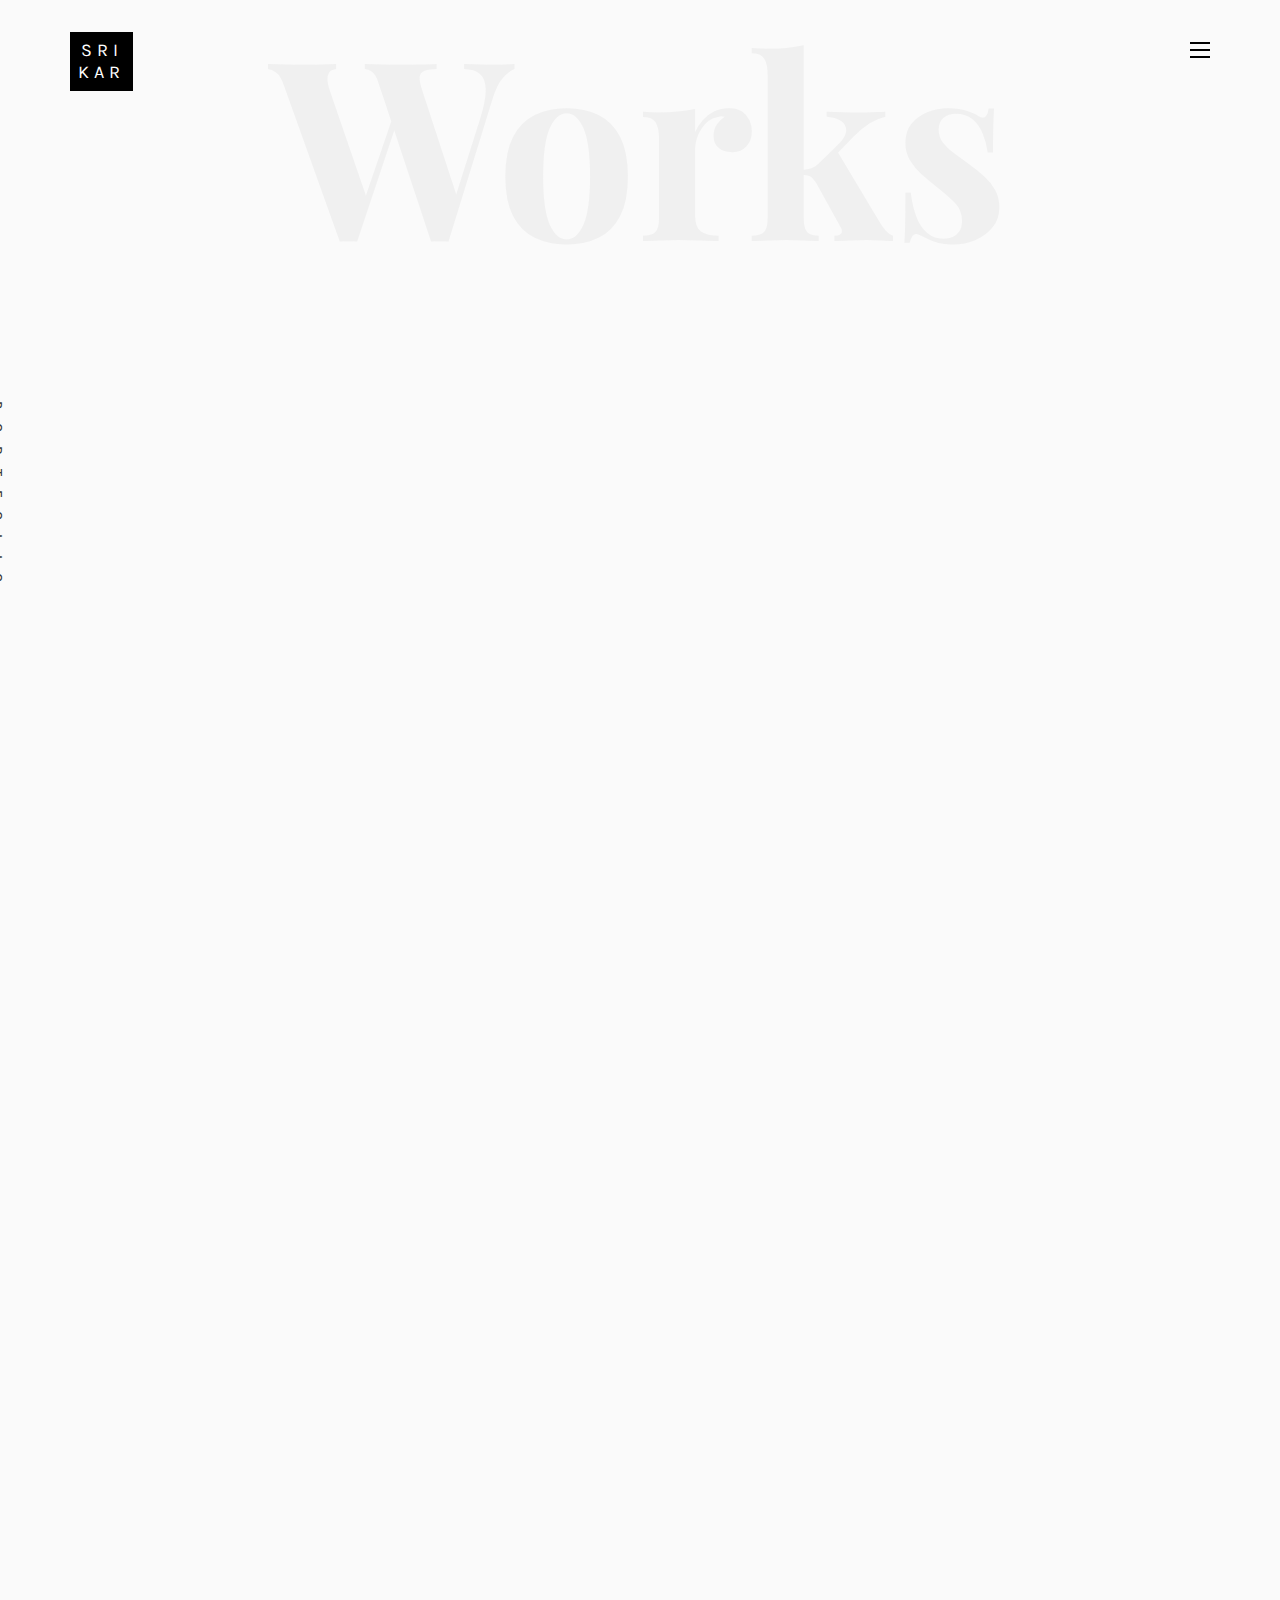
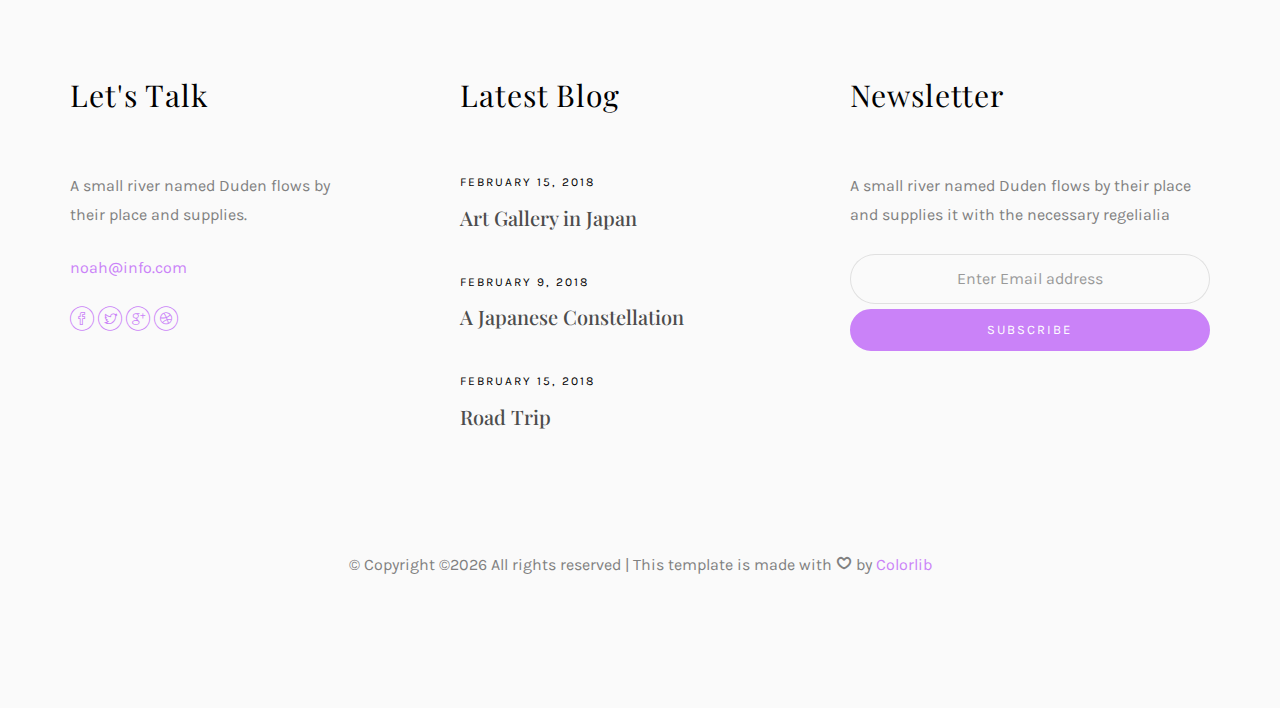
<file: work-541.html>
<!DOCTYPE HTML>
<html>
<head>
    <meta charset="utf-8">
    <meta http-equiv="X-UA-Compatible" content="IE=edge">
    <title>Srikar Madipalli - Projects</title>
    <meta name="viewport" content="width=device-width, initial-scale=1">
    <meta name="description" content="" />
    <meta name="keywords" content="" />
    <meta name="author" content="" />

    <!-- Facebook and Twitter integration -->
    <meta property="og:title" content=""/>
    <meta property="og:image" content=""/>
    <meta property="og:url" content=""/>
    <meta property="og:site_name" content=""/>
    <meta property="og:description" content=""/>
    <meta name="twitter:title" content="" />
    <meta name="twitter:image" content="" />
    <meta name="twitter:url" content="" />
    <meta name="twitter:card" content="" />

    <!-- Place favicon.ico and apple-touch-icon.png in the root directory -->
    <link rel="shortcut icon" href="favicon.ico">

    <link href="https://fonts.googleapis.com/css?family=Karla:400,700" rel="stylesheet">
    <link href="https://fonts.googleapis.com/css?family=Playfair+Display:400,400i,700" rel="stylesheet">
    
    <!-- Animate.css -->
    <link rel="stylesheet" href="css/animate.css">
    <!-- Icomoon Icon Fonts-->
    <link rel="stylesheet" href="css/icomoon.css">
    <!-- Bootstrap  -->
    <link rel="stylesheet" href="css/bootstrap.css">
    <!-- Owl Carousel -->
    <link rel="stylesheet" href="css/owl.carousel.min.css">
    <link rel="stylesheet" href="css/owl.theme.default.min.css">
    <!-- Magnific Popup -->
    <link rel="stylesheet" href="css/magnific-popup.css">
    <link rel="stylesheet" href="css/style.css">

    <!-- Modernizr JS -->
    <script src="js/modernizr-2.6.2.min.js"></script>
    <!-- FOR IE9 below -->
    <!--[if lt IE 9]>
    <script src="js/respond.min.js"></script>
    <![endif]-->
</head>
<body>

<nav id="colorlib-main-nav" role="navigation">
    <a href="#" class="js-colorlib-nav-toggle colorlib-nav-toggle active"><i></i></a>
    <div class="js-fullheight colorlib-table">
        <div class="colorlib-table-cell js-fullheight">
            <div class="row">
                <div class="col-md-12">
                    <div class="form-group">
                        <input type="text" class="form-control" id="search" placeholder="Enter any key to search...">
                        <button type="submit" class="btn btn-primary"><i class="icon-search3"></i></button>
                    </div>
                </div>
            </div>
            <div class="row">
                <div class="col-md-12">
                    <ul>
                        <li><a href="index.html">Home</a></li>
                        <li><a href="services.html">Services</a></li>
                        <li class="active"><a href="work.html">Work</a></li>
                        <li><a href="blog.html">Blog</a></li>
                        <li><a href="about.html">About</a></li>
                        <li><a href="contact.html">Contact</a></li>
                    </ul>
                </div>
            </div>
            <div class="row">
                <div class="col-md-12">
                    <h2 class="head-title">Works</h2>
                    <a href="images/work-1.jpg" class="gallery image-popup-link text-center" style="background-image: url(images/work-1.jpg);">
                        <span><i class="icon-search3"></i></span>
                    </a>
                    <a href="images/work-2.jpg" class="gallery image-popup-link text-center" style="background-image: url(images/work-2.jpg);">
                        <span><i class="icon-search3"></i></span>
                    </a>
                    <a href="images/work-3.jpg" class="gallery image-popup-link text-center" style="background-image: url(images/work-3.jpg);">
                        <span><i class="icon-search3"></i></span>
                    </a>
                    <a href="images/work-4.jpg" class="gallery image-popup-link text-center" style="background-image: url(images/work-4.jpg);">
                        <span><i class="icon-search3"></i></span>
                    </a>
                </div>
            </div>
        </div>
    </div>
</nav>

<div id="colorlib-page">
    <header>
        <div class="container">
            <div class="row">
                <div class="col-md-12">
                    <div class="colorlib-navbar-brand">
                        <a class="colorlib-logo" href="index.html"><span>SRI</span><span>KAR</span></a>
                    </div>
                    <a href="#" class="js-colorlib-nav-toggle colorlib-nav-toggle"><i></i></a>
                </div>
            </div>
        </div>
    </header>
    <div id="colorlib-work">
        <div class="container">
            <div class="row text-center">
                <h2 class="bold">Works</h2>
            </div>
            <div class="row">
                <div class="col-md-12 col-md-offset-0 text-center animate-box intro-heading">
                    <span>Portfolio</span>
                    <h2>FlatMate - Apartment Aggregation Platform</h2>
                    <p>Product Management and Technical Leadership</p>
                </div>
            </div>
            <div class="row">
                <div class="col-md-12">
                    <div class="rotate">
                        <h2 class="heading">Portfolio</h2>
                    </div>
                </div>
            </div>
            <div class="row">
                <div class="col-md-12">
                    <div class="work-entry animate-box">
                        <a href="work.html" class="work-img" style="background-image: url(images/work-541.webp);">
                        </a>
                        <div class="col-md-8 col-md-offset-2">
                            <div class="desc">
                                <h2>FlatMate: Revolutionizing Apartment Hunting with Transparency and Efficiency</h2>
                                <p><strong>Overview:</strong> FlatMate is a cutting-edge apartment aggregation platform designed to address the challenges of transparency and inefficiency in the apartment hunting process. As the Product Manager, I led the development and implementation of this platform, ensuring that it provides a centralized and transparent view of apartment listings, thereby empowering users to make well-informed decisions.</p>
                                
                                <p><strong>Key Responsibilities:</strong></p>
                                <ul>
                                    <li>Oversaw the entire product lifecycle from concept to launch, ensuring alignment with business goals and user needs.</li>
                                    <li>Led the MoSCoW analysis to prioritize features based on user and business impact, focusing on must-have functionalities such as listing aggregation, search and filter capabilities, and pricing transparency.</li>
                                    <li>Coordinated cross-functional teams including developers, designers, and marketers to deliver a user-centric platform that enhances the apartment hunting experience.</li>
                                    <li>Developed and implemented a monetization strategy including advertisement and sponsored listings, white labeling, and transaction fees, with future considerations for listing fees and subscription plans.</li>
                                </ul>
                                
                                <p><strong>Project Highlights:</strong></p>
                                <ul>
                                    <li><strong>Problem Identification:</strong> Identified the core issue of lack of transparency in apartment listings and conceptualized FlatMate as a solution to provide a comprehensive and clear view of rental properties.</li>
                                    <li><strong>Feature Development:</strong> Spearheaded the development of key features such as a comprehensive search engine, map view integration, detailed search results, multi-website listings aggregation, and direct links to external platforms.</li>
                                    <li><strong>Technical Integration:</strong> Ensured seamless integration of advanced search filters and user profile management functionalities, enhancing user experience and engagement.</li>
                                    <li><strong>User-Centric Design:</strong> Focused on creating a platform that not only aggregates listings but also provides essential insights, such as user reviews and predictive rent analysis, to aid in decision-making.</li>
                                    <li><strong>Revenue Generation:</strong> Implemented a diversified revenue model, including transaction fees and advertisement, laying the foundation for sustainable growth.</li>
                                </ul>
    
                                <p><strong>Challenges and Solutions:</strong></p>
                                <ul>
                                    <li><strong>Challenge:</strong> Addressing the lack of transparency in the apartment search process.
                                        <br><strong>Solution:</strong> Developed a platform that aggregates listings from various sources, offering users a comprehensive view with clear pricing and availability information.</li>
                                    <li><strong>Challenge:</strong> Balancing feature development with time-to-market pressures.
                                        <br><strong>Solution:</strong> Prioritized essential features through MoSCoW analysis, ensuring a timely launch while planning for future enhancements.</li>
                                    <li><strong>Challenge:</strong> Monetization without compromising user experience.
                                        <br><strong>Solution:</strong> Introduced non-intrusive monetization strategies such as sponsored listings and transaction fees, with plans for premium features in the future.</li>
                                </ul>
    
                                <p><strong>Outcome and Impact:</strong> FlatMate has successfully transformed the apartment hunting process by providing a transparent and efficient platform for users. The platform has seen positive engagement due to its user-friendly design and comprehensive features, positioning it as a leader in the apartment aggregation market.</p>
    
                                <p><strong>Skills Demonstrated:</strong></p>
                                <ul>
                                    <li>Product Management and Strategic Planning</li>
                                    <li>Cross-Functional Team Leadership</li>
                                    <li>Feature Prioritization and MoSCoW Analysis</li>
                                    <li>Monetization Strategy Development</li>
                                    <li>Technical Integration and User Experience Design</li>
                                </ul>
                            </div>
                        </div>
                    </div>
                </div>
            </div>
        </div>
    </div>
    
    

    <footer>
        <div id="footer">
            <div class="container">
                <div class="row">
                    <div class="col-md-4 col-pb-sm">
                        <div class="row">
                            <div class="col-md-10">
                                <h2>Let's Talk</h2>
                                <p>A small river named Duden flows by their place and supplies.</p>
                                <p><a href="#">noah@info.com</a></p>
                                <p class="colorlib-social-icons">
                                    <a href="#"><i class="icon-facebook4"></i></a>
                                    <a href="#"><i class="icon-twitter3"></i></a>
                                    <a href="#"><i class="icon-googleplus"></i></a>
                                    <a href="#"><i class="icon-dribbble2"></i></a>
                                </p>
                            </div>
                        </div>
                    </div>
                    <div class="col-md-4 col-pb-sm">
                        <h2>Latest Blog</h2>
                        <div class="f-entry">
                            <a href="#" class="featured-img" style="background-image: url(images/img-1.jpg);"></a>
                            <div class="desc">
                                <span>February 15, 2018</span>
                                <h3><a href="#">Art Gallery in Japan</a></h3>
                            </div>
                        </div>
                        <div class="f-entry">
                            <a href="#" class="featured-img" style="background-image: url(images/img-2.jpg);"></a>
                            <div class="desc">
                                <span>February 9, 2018</span>
                                <h3><a href="#">A Japanese Constellation</a></h3>
                            </div>
                        </div>
                        <div class="f-entry">
                            <a href="#" class="featured-img" style="background-image: url(images/img-3.jpg);"></a>
                            <div class="desc">
                                <span>February 15, 2018</span>
                                <h3><a href="#">Road Trip</a></h3>
                            </div>
                        </div>
                    </div>
                    <div class="col-md-4 col-pb-sm">
                        <h2>Newsletter</h2>
                        <p>A small river named Duden flows by their place and supplies it with the necessary regelialia</p>
                        <div class="subscribe text-center">
                            <div class="form-group">
                                <input type="text" class="form-control text-center" placeholder="Enter Email address">
                                <input type="submit" value="Subscribe" class="btn btn-primary btn-custom">
                            </div>
                        </div>
                    </div>
                </div>
                <div class="row">
                    <div class="col-md-12 text-center">
                        <p>
                            &copy; <!-- Link back to Colorlib can't be removed. Template is licensed under CC BY 3.0. -->
Copyright &copy;<script>document.write(new Date().getFullYear());</script> All rights reserved | This template is made with <i class="icon-heart4" aria-hidden="true"></i> by <a href="https://colorlib.com" target="_blank">Colorlib</a>
<!-- Link back to Colorlib can't be removed. Template is licensed under CC BY 3.0. -->
                        </p>
                    </div>
                </div>
            </div>
        </div>
    </footer>
</div>

<!-- jQuery -->
<script src="js/jquery.min.js"></script>
<!-- jQuery Easing -->
<script src="js/jquery.easing.1.3.js"></script>
<!-- Bootstrap -->
<script src="js/bootstrap.min.js"></script>
<!-- Waypoints -->
<script src="js/jquery.waypoints.min.js"></script>
<!-- Owl Carousel -->
<script src="js/owl.carousel.min.js"></script>
<!-- Magnific Popup -->
<script src="js/jquery.magnific-popup.min.js"></script>
<script src="js/magnific-popup-options.js"></script>

<!-- Main JS (Do not remove) -->
<script src="js/main.js"></script>

</body>
</html>
</file>
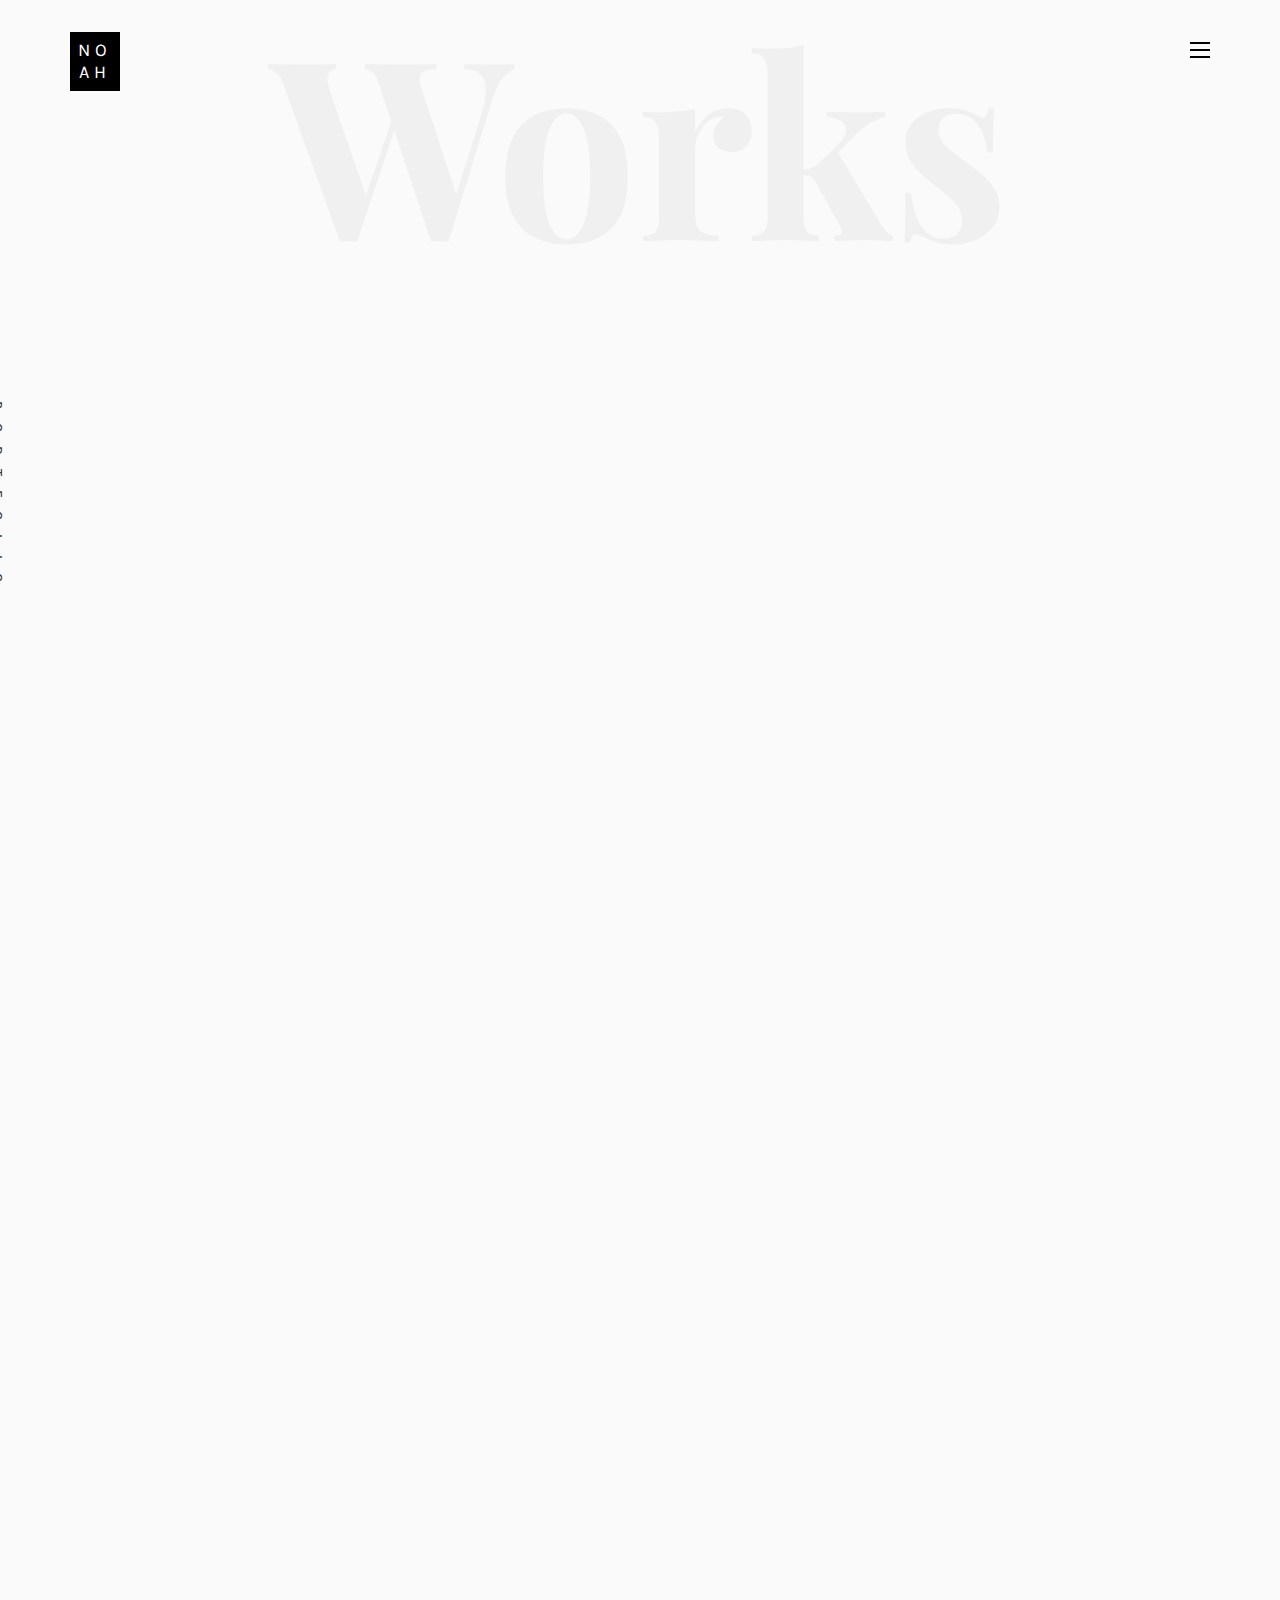
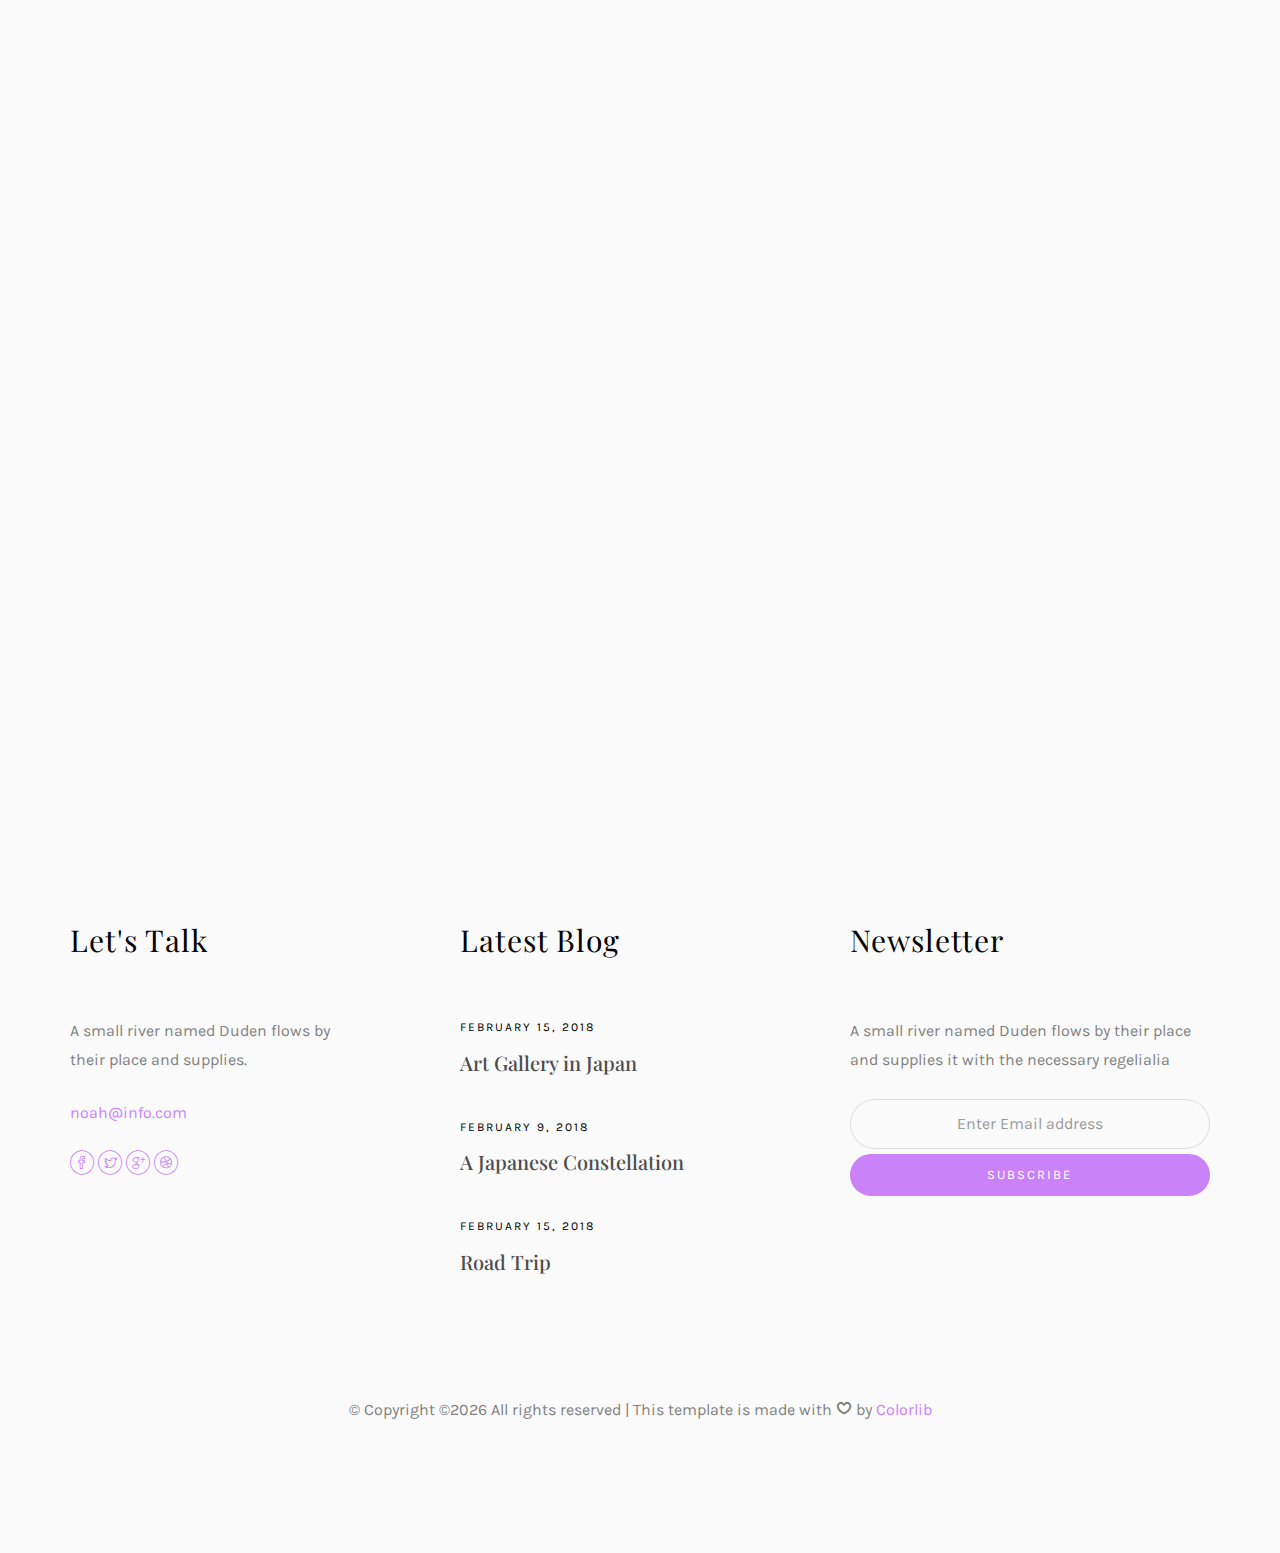
<file: work-single copy.html>
<!DOCTYPE HTML>
<html>
<head>
	<meta charset="utf-8">
	<meta http-equiv="X-UA-Compatible" content="IE=edge">
	<title>Portfolio Project</title>
	<meta name="viewport" content="width=device-width, initial-scale=1">
	<meta name="description" content="" />
	<meta name="keywords" content="" />
	<meta name="author" content="" />

	<!-- Facebook and Twitter integration -->
	<meta property="og:title" content=""/>
	<meta property="og:image" content=""/>
	<meta property="og:url" content=""/>
	<meta property="og:site_name" content=""/>
	<meta property="og:description" content=""/>
	<meta name="twitter:title" content="" />
	<meta name="twitter:image" content="" />
	<meta name="twitter:url" content="" />
	<meta name="twitter:card" content="" />

	<!-- Place favicon.ico and apple-touch-icon.png in the root directory -->
	<link rel="shortcut icon" href="favicon.ico">

	<link href="https://fonts.googleapis.com/css?family=Karla:400,700" rel="stylesheet">
	<link href="https://fonts.googleapis.com/css?family=Playfair+Display:400,400i,700" rel="stylesheet">
	
	<!-- Animate.css -->
	<link rel="stylesheet" href="css/animate.css">
	<!-- Icomoon Icon Fonts-->
	<link rel="stylesheet" href="css/icomoon.css">
	<!-- Bootstrap  -->
	<link rel="stylesheet" href="css/bootstrap.css">
	<!-- Owl Carousel -->
	<link rel="stylesheet" href="css/owl.carousel.min.css">
	<link rel="stylesheet" href="css/owl.theme.default.min.css">
	<!-- Magnific Popup -->
	<link rel="stylesheet" href="css/magnific-popup.css">
	<link rel="stylesheet" href="css/style.css">

	<!-- Modernizr JS -->
	<script src="js/modernizr-2.6.2.min.js"></script>
	<!-- FOR IE9 below -->
	<!--[if lt IE 9]>
	<script src="js/respond.min.js"></script>
	<![endif]-->
</head>
<body>

<nav id="colorlib-main-nav" role="navigation">
	<a href="#" class="js-colorlib-nav-toggle colorlib-nav-toggle active"><i></i></a>
	<div class="js-fullheight colorlib-table">
		<div class="colorlib-table-cell js-fullheight">
			<div class="row">
				<div class="col-md-12">
					<div class="form-group">
						<input type="text" class="form-control" id="search" placeholder="Enter any key to search...">
						<button type="submit" class="btn btn-primary"><i class="icon-search3"></i></button>
					</div>
				</div>
			</div>
			<div class="row">
				<div class="col-md-12">
					<ul>
						<li><a href="index.html">Home</a></li>
						<li><a href="services.html">Services</a></li>
						<li class="active"><a href="work.html">Work</a></li>
						<li><a href="blog.html">Blog</a></li>
						<li><a href="about.html">About</a></li>
						<li><a href="contact.html">Contact</a></li>
					</ul>
				</div>
			</div>
			<div class="row">
				<div class="col-md-12">
					<h2 class="head-title">Works</h2>
					<a href="images/work-1.jpg" class="gallery image-popup-link text-center" style="background-image: url(images/work-1.jpg);">
						<span><i class="icon-search3"></i></span>
					</a>
					<a href="images/work-2.jpg" class="gallery image-popup-link text-center" style="background-image: url(images/work-2.jpg);">
						<span><i class="icon-search3"></i></span>
					</a>
					<a href="images/work-3.jpg" class="gallery image-popup-link text-center" style="background-image: url(images/work-3.jpg);">
						<span><i class="icon-search3"></i></span>
					</a>
					<a href="images/work-4.jpg" class="gallery image-popup-link text-center" style="background-image: url(images/work-4.jpg);">
						<span><i class="icon-search3"></i></span>
					</a>
				</div>
			</div>
		</div>
	</div>
</nav>

<div id="colorlib-page">
	<header>
		<div class="container">
			<div class="row">
				<div class="col-md-12">
					<div class="colorlib-navbar-brand">
						<a class="colorlib-logo" href="index.html"><span>No</span><span>ah</span></a>
					</div>
					<a href="#" class="js-colorlib-nav-toggle colorlib-nav-toggle"><i></i></a>
				</div>
			</div>
		</div>
	</header>
	<div id="colorlib-work">
		<div class="container">
			<div class="row text-center">
				<h2 class="bold">Works</h2>
			</div>
			<div class="row">
				<div class="col-md-12 col-md-offset-0 text-center animate-box intro-heading">
					<span>Portfolio</span>
					<h2>Automobile Industry &amp; Auto Dealerships</h2>
					<p>Business Consulting</p>
				</div>
			</div>
			<div class="row">
				<div class="col-md-12">
					<div class="rotate">
						<h2 class="heading">Portfolio</h2>
					</div>
				</div>
			</div>
			<div class="row">
				<div class="col-md-12">
					<div class="work-entry animate-box">
						<a href="work.html" class="work-img" style="background-image: url(images/work-auto.webp);">
						</a>
						<div class="col-md-8 col-md-offset-2">
							<div class="desc">
								<h2>Navigating Disruptions in the Automobile Dealership Landscape</h2>
								<p><strong>Overview:</strong> The automobile manufacturing and dealership industry, established in the 1920s, faces unprecedented challenges due to disruptive forces such as direct selling models by manufacturers (e.g., Tesla), partnerships with online retailers (e.g., Amazon), regulatory changes, and societal shifts towards electric vehicle adoption. To ensure the industry’s survivability, it is imperative to implement changes to the traditional dealership operation structures, which have remained consistent over the past century.</p>
								<p><strong>Key Disruptions:</strong></p>
								<ul>
									<li><strong>Direct Selling Models:</strong> Manufacturers like Tesla are bypassing traditional dealerships, selling directly to consumers.</li>
									<li><strong>Online Retail Partnerships:</strong> Collaborations with online giants such as Amazon allow for vehicle purchases and home delivery, challenging the traditional dealership model.</li>
									<li><strong>Regulatory Actions:</strong> Increasing regulations aimed at reducing emissions and promoting electric vehicles.</li>
									<li><strong>Shift Towards Electric Vehicles:</strong> Growing societal and environmental demand for electric vehicles.</li>
								</ul>
								<p><strong>Research Methodology:</strong> In collaboration with Lace, the Eller Business Consulting Team conducted extensive research to define a desired future state (DFS) for automotive franchise dealerships. The research included:</p>
								<ul>
									<li><strong>400+ hours of research</strong></li>
									<li><strong>15 live interviews</strong> with Royal Automotive Group employees</li>
								</ul>
								<p><strong>Opportunities and Challenges:</strong> A comprehensive SWOT analysis was conducted to identify opportunities and challenges for future growth. The analysis and subsequent recommendations were approached from four departmental perspectives:</p>
								<ul>
									<li><strong>Human Resources (HR):</strong> Focus on promoting customer centricity, new recruitment strategies, work flexibility, and AI usage.</li>
									<li><strong>Technology:</strong> Implementation of a robust customer-relationship-management system (CRM) and cybersecurity measures.</li>
									<li><strong>Finance and Operations:</strong> Introduction of flexible vehicle subscription plans and hospitality-inspired loyalty programs for operational efficiency.</li>
									<li><strong>Marketing:</strong> Development of creative market segmentation, brand positioning, and promotional strategies.</li>
								</ul>
								<p><strong>Pathway Transition Options:</strong> Two pathways were identified for dealerships to transition from the current state to the desired future state:</p>
								<ul>
									<li><strong>Conservative Pathway:</strong> A gradual approach to change, focusing on incremental improvements and risk mitigation.</li>
									<li><strong>Transformative Pathway:</strong> A bold approach, embracing significant changes and innovation to stay ahead of industry disruptions.</li>
								</ul>
								<p>Each pathway includes a three-year implementation plan customized to the unique needs and capabilities of the dealership through an à la carte selection model.</p>
								<p><strong>Evaluation of Pathways:</strong> Each pathway was analyzed based on:</p>
								<ul>
									<li>Customer Value</li>
										<li>Investment Level</li>
									<li>Rewards</li>
									<li>Threats</li>
								</ul>
								<p>Critical threats and potential rewards were evaluated, considering:</p>
								<ul>
									<li>Macro changes in the industry</li>
									<li>Competitive response</li>
									<li>Market share</li>
									<li>Customer loyalty</li>
									<li>Cost per transaction</li>
								</ul>
								<p><strong>Strategic Recommendations:</strong> This report serves as an extension of the 2023 Modern Retail Organization final report and provides strategic recommendations for franchise dealerships to navigate industry disruptions. By understanding consumer preferences, retention strategies, value propositions, and how to effectively showcase these values, franchise dealerships can adapt to the evolving automotive landscape and thrive in the future.</p>
								<p><strong>Impact and Contributions:</strong> As part of the Eller Business Consulting Team, I played a crucial role in conducting research, analyzing data, and formulating strategic recommendations. This project highlights my ability to:</p>
								<ul>
									<li>Understand and analyze complex industry challenges</li>
									<li>Conduct thorough research and gather insights from key stakeholders</li>
									<li>Develop strategic recommendations tailored to industry needs</li>
									<li>Collaborate with a diverse team to deliver comprehensive solutions</li>
								</ul>
								<p>This project showcases my expertise in navigating industry disruptions, strategic planning, and my commitment to driving innovation in traditional business models.</p>
								<p><strong>Skills Demonstrated:</strong></p>
								<ul>
									<li>Industry Analysis</li>
									<li>Strategic Planning</li>
									<li>Research and Data Analysis</li>
									<li>Stakeholder Engagement</li>
									<li>Team Collaboration</li>
									<li>Innovation and Adaptability</li>
								</ul>
							</div>
						</div>
					</div>
				</div>
			</div>
		</div>
	</div>

	<footer>
		<div id="footer">
			<div class="container">
				<div class="row">
					<div class="col-md-4 col-pb-sm">
						<div class="row">
							<div class="col-md-10">
								<h2>Let's Talk</h2>
								<p>A small river named Duden flows by their place and supplies.</p>
								<p><a href="#">noah@info.com</a></p>
								<p class="colorlib-social-icons">
									<a href="#"><i class="icon-facebook4"></i></a>
									<a href="#"><i class="icon-twitter3"></i></a>
									<a href="#"><i class="icon-googleplus"></i></a>
									<a href="#"><i class="icon-dribbble2"></i></a>
								</p>
							</div>
						</div>
					</div>
					<div class="col-md-4 col-pb-sm">
						<h2>Latest Blog</h2>
						<div class="f-entry">
							<a href="#" class="featured-img" style="background-image: url(images/img-1.jpg);"></a>
							<div class="desc">
								<span>February 15, 2018</span>
								<h3><a href="#">Art Gallery in Japan</a></h3>
							</div>
						</div>
						<div class="f-entry">
							<a href="#" class="featured-img" style="background-image: url(images/img-2.jpg);"></a>
							<div class="desc">
								<span>February 9, 2018</span>
								<h3><a href="#">A Japanese Constellation</a></h3>
							</div>
						</div>
						<div class="f-entry">
							<a href="#" class="featured-img" style="background-image: url(images/img-3.jpg);"></a>
							<div class="desc">
								<span>February 15, 2018</span>
								<h3><a href="#">Road Trip</a></h3>
							</div>
						</div>
					</div>
					<div class="col-md-4 col-pb-sm">
						<h2>Newsletter</h2>
						<p>A small river named Duden flows by their place and supplies it with the necessary regelialia</p>
						<div class="subscribe text-center">
							<div class="form-group">
								<input type="text" class="form-control text-center" placeholder="Enter Email address">
								<input type="submit" value="Subscribe" class="btn btn-primary btn-custom">
							</div>
						</div>
					</div>
				</div>
				<div class="row">
					<div class="col-md-12 text-center">
						<p>
							&copy; <!-- Link back to Colorlib can't be removed. Template is licensed under CC BY 3.0. -->
Copyright &copy;<script>document.write(new Date().getFullYear());</script> All rights reserved | This template is made with <i class="icon-heart4" aria-hidden="true"></i> by <a href="https://colorlib.com" target="_blank">Colorlib</a>
<!-- Link back to Colorlib can't be removed. Template is licensed under CC BY 3.0. -->
						</p>
					</div>
				</div>
			</div>
		</div>
	</footer>
</div>

<!-- jQuery -->
<script src="js/jquery.min.js"></script>
<!-- jQuery Easing -->
<script src="js/jquery.easing.1.3.js"></script>
<!-- Bootstrap -->
<script src="js/bootstrap.min.js"></script>
<!-- Waypoints -->
<script src="js/jquery.waypoints.min.js"></script>
<!-- Owl Carousel -->
<script src="js/owl.carousel.min.js"></script>
<!-- Magnific Popup -->
<script src="js/jquery.magnific-popup.min.js"></script>
<script src="js/magnific-popup-options.js"></script>

<!-- Main JS (Do not remove) -->
<script src="js/main.js"></script>

</body>
</html>
</file>
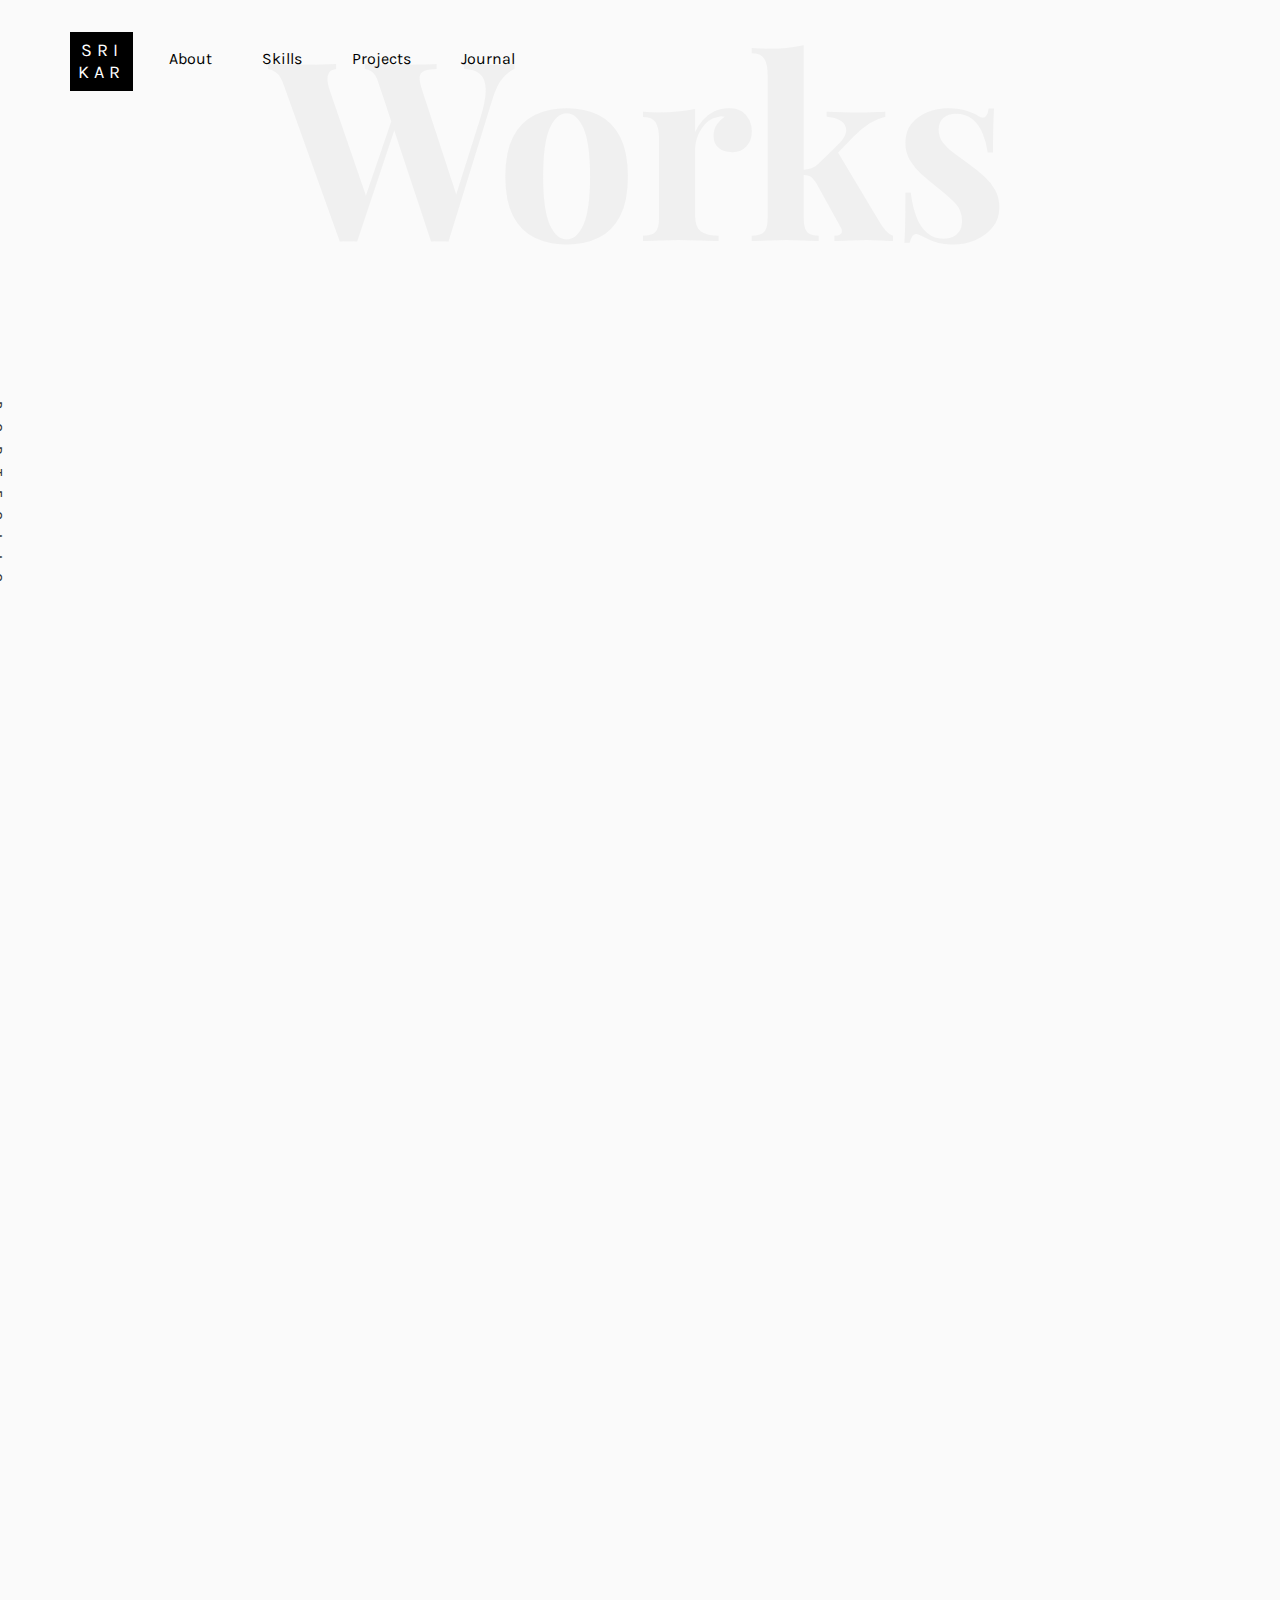
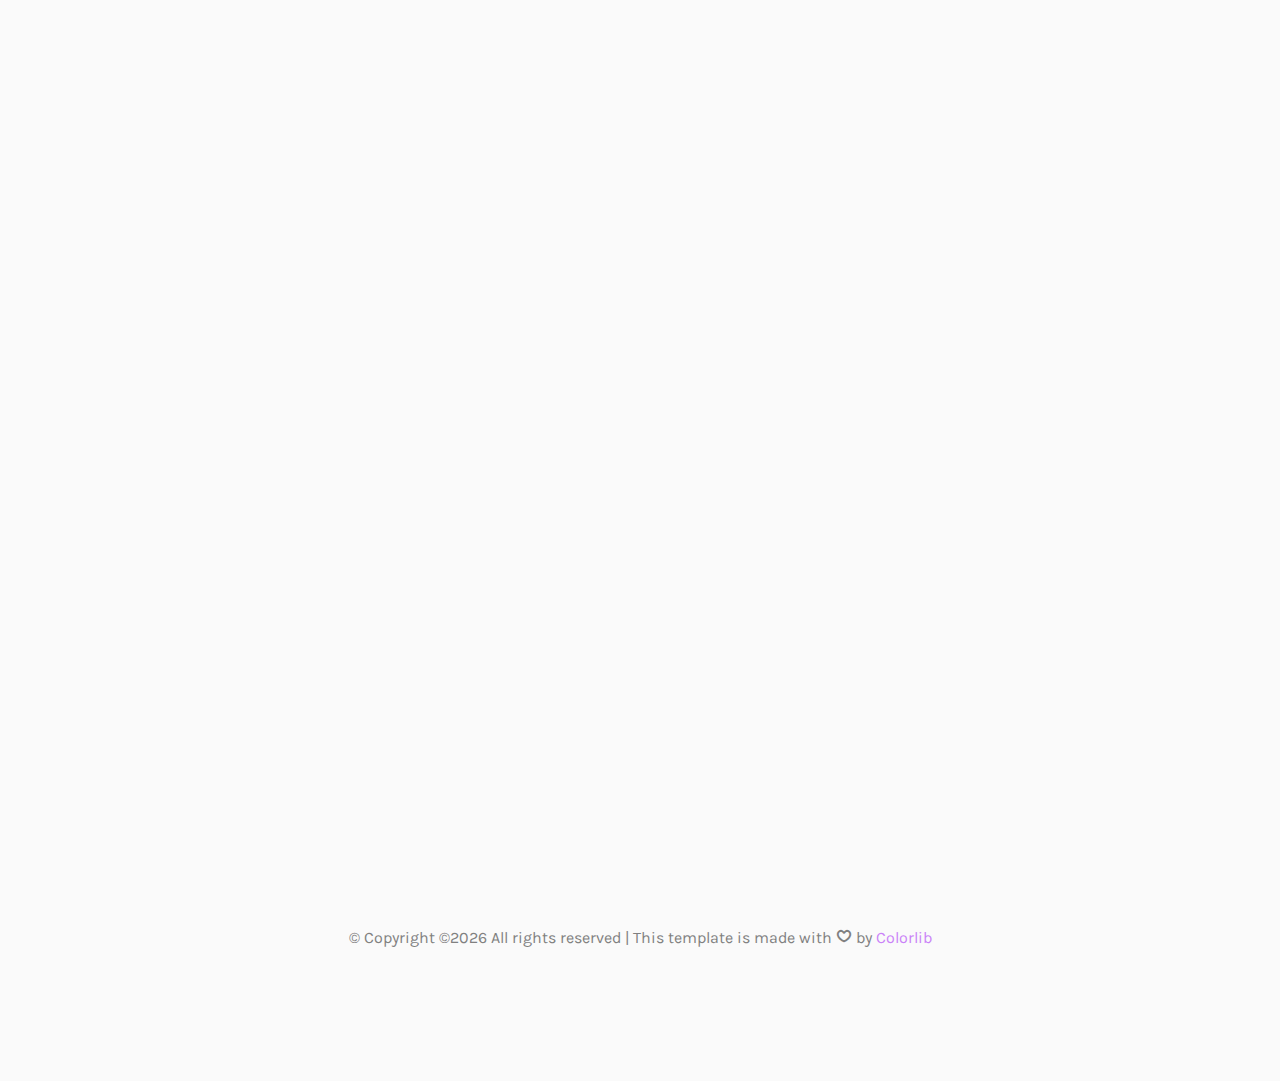
<file: work-single.html>
<!DOCTYPE HTML>
<html>
<head>
	<meta charset="utf-8">
	<meta http-equiv="X-UA-Compatible" content="IE=edge">
	<title>Srikar Madipalli - Projects</title>
	<meta name="viewport" content="width=device-width, initial-scale=1">
	<meta name="description" content="" />
	<meta name="keywords" content="" />
	<meta name="author" content="" />

	<!-- Facebook and Twitter integration -->
	<meta property="og:title" content=""/>
	<meta property="og:image" content=""/>
	<meta property="og:url" content=""/>
	<meta property="og:site_name" content=""/>
	<meta property="og:description" content=""/>
	<meta name="twitter:title" content="" />
	<meta name="twitter:image" content="" />
	<meta name="twitter:url" content="" />
	<meta name="twitter:card" content="" />

	<!-- Place favicon.ico and apple-touch-icon.png in the root directory -->
	<link rel="shortcut icon" href="favicon.ico">

	<link href="https://fonts.googleapis.com/css?family=Karla:400,700" rel="stylesheet">
	<link href="https://fonts.googleapis.com/css?family=Playfair+Display:400,400i,700" rel="stylesheet">
	
	<!-- Animate.css -->
	<link rel="stylesheet" href="css/animate.css">
	<!-- Icomoon Icon Fonts-->
	<link rel="stylesheet" href="css/icomoon.css">
	<!-- Bootstrap  -->
	<link rel="stylesheet" href="css/bootstrap.css">
	<!-- Owl Carousel -->
	<link rel="stylesheet" href="css/owl.carousel.min.css">
	<link rel="stylesheet" href="css/owl.theme.default.min.css">
	<!-- Magnific Popup -->
	<link rel="stylesheet" href="css/magnific-popup.css">
	<link rel="stylesheet" href="css/style.css">

	<!-- Modernizr JS -->
	<script src="js/modernizr-2.6.2.min.js"></script>
	<!-- FOR IE9 below -->
	<!--[if lt IE 9]>
	<script src="js/respond.min.js"></script>
	<![endif]-->
</head>
<body>

<div id="colorlib-page">
	<header>
		<div class="container">
			<div class="row">
				<div class="col-md-12">
					<div class="colorlib-navbar-brand">
						<a class="colorlib-logo" href="index.html">
							<span>Sri</span><span>Kar</span>
						</a>
					</div>
					<nav style="margin-left: auto;">
						<ul class="navbar" style="list-style-type: none; padding: 0; margin: 0; display: flex; gap: 20px; align-items: center;">
							<li style="display: inline;"><a href="#about" style="text-decoration: none; color: #000; padding: 10px 15px; transition: background-color 0.3s ease, color 0.3s ease;">About</a></li>
							<li style="display: inline;"><a href="#colorlib-services" style="text-decoration: none; color: #000; padding: 10px 15px; transition: background-color 0.3s ease, color 0.3s ease;">Skills</a></li>
							<li style="display: inline;"><a href="#colorlib-work" style="text-decoration: none; color: #000; padding: 10px 15px; transition: background-color 0.3s ease, color 0.3s ease;">Projects</a></li>
							<li style="display: inline;"><a href="#colorlib-blog" style="text-decoration: none; color: #000; padding: 10px 15px; transition: background-color 0.3s ease, color 0.3s ease;">Journal</a></li>
						</ul>
					</nav>
				</div>
			</div>
		</div>
		</header>
	<div id="colorlib-work">
		<div class="container">
			<div class="row text-center">
				<h2 class="bold">Works</h2>
			</div>
			<div class="row">
				<div class="col-md-12 col-md-offset-0 text-center animate-box intro-heading">
					<span>Portfolio</span>
					<h2>Automobile Industry &amp; Auto Dealerships</h2>
					<p>Business Consulting</p>
				</div>
			</div>
			<div class="row">
				<div class="col-md-12">
					<div class="rotate">
						<h2 class="heading">Portfolio</h2>
					</div>
				</div>
			</div>
			<div class="row">
				<div class="col-md-12">
					<div class="work-entry animate-box">
						<a href="work.html" class="work-img" style="background-image: url(images/work-auto.webp);">
						</a>
						<div class="col-md-8 col-md-offset-2">
							<div class="desc">
								<h2>Navigating Disruptions in the Automobile Dealership Landscape</h2>
								<p><strong>Overview:</strong> The automobile manufacturing and dealership industry, established in the 1920s, faces unprecedented challenges due to disruptive forces such as direct selling models by manufacturers (e.g., Tesla), partnerships with online retailers (e.g., Amazon), regulatory changes, and societal shifts towards electric vehicle adoption. To ensure the industry’s survivability, it is imperative to implement changes to the traditional dealership operation structures, which have remained consistent over the past century.</p>
								<p><strong>Key Disruptions:</strong></p>
								<ul>
									<li><strong>Direct Selling Models:</strong> Manufacturers like Tesla are bypassing traditional dealerships, selling directly to consumers.</li>
									<li><strong>Online Retail Partnerships:</strong> Collaborations with online giants such as Amazon allow for vehicle purchases and home delivery, challenging the traditional dealership model.</li>
									<li><strong>Regulatory Actions:</strong> Increasing regulations aimed at reducing emissions and promoting electric vehicles.</li>
									<li><strong>Shift Towards Electric Vehicles:</strong> Growing societal and environmental demand for electric vehicles.</li>
								</ul>
								<p><strong>Research Methodology:</strong> In collaboration with Lace, the Eller Business Consulting Team conducted extensive research to define a desired future state (DFS) for automotive franchise dealerships. The research included:</p>
								<ul>
									<li><strong>400+ hours of research</strong></li>
									<li><strong>15 live interviews</strong> with Royal Automotive Group employees</li>
								</ul>
								<p><strong>Opportunities and Challenges:</strong> A comprehensive SWOT analysis was conducted to identify opportunities and challenges for future growth. The analysis and subsequent recommendations were approached from four departmental perspectives:</p>
								<ul>
									<li><strong>Human Resources (HR):</strong> Focus on promoting customer centricity, new recruitment strategies, work flexibility, and AI usage.</li>
									<li><strong>Technology:</strong> Implementation of a robust customer-relationship-management system (CRM) and cybersecurity measures.</li>
									<li><strong>Finance and Operations:</strong> Introduction of flexible vehicle subscription plans and hospitality-inspired loyalty programs for operational efficiency.</li>
									<li><strong>Marketing:</strong> Development of creative market segmentation, brand positioning, and promotional strategies.</li>
								</ul>
								<p><strong>Pathway Transition Options:</strong> Two pathways were identified for dealerships to transition from the current state to the desired future state:</p>
								<ul>
									<li><strong>Conservative Pathway:</strong> A gradual approach to change, focusing on incremental improvements and risk mitigation.</li>
									<li><strong>Transformative Pathway:</strong> A bold approach, embracing significant changes and innovation to stay ahead of industry disruptions.</li>
								</ul>
								<p>Each pathway includes a three-year implementation plan customized to the unique needs and capabilities of the dealership through an à la carte selection model.</p>
								<p><strong>Evaluation of Pathways:</strong> Each pathway was analyzed based on:</p>
								<ul>
									<li>Customer Value</li>
										<li>Investment Level</li>
									<li>Rewards</li>
									<li>Threats</li>
								</ul>
								<p>Critical threats and potential rewards were evaluated, considering:</p>
								<ul>
									<li>Macro changes in the industry</li>
									<li>Competitive response</li>
									<li>Market share</li>
									<li>Customer loyalty</li>
									<li>Cost per transaction</li>
								</ul>
								<p><strong>Strategic Recommendations:</strong> This report serves as an extension of the 2023 Modern Retail Organization final report and provides strategic recommendations for franchise dealerships to navigate industry disruptions. By understanding consumer preferences, retention strategies, value propositions, and how to effectively showcase these values, franchise dealerships can adapt to the evolving automotive landscape and thrive in the future.</p>
								<p><strong>Impact and Contributions:</strong> As part of the Eller Business Consulting Team, I played a crucial role in conducting research, analyzing data, and formulating strategic recommendations. This project highlights my ability to:</p>
								<ul>
									<li>Understand and analyze complex industry challenges</li>
									<li>Conduct thorough research and gather insights from key stakeholders</li>
									<li>Develop strategic recommendations tailored to industry needs</li>
									<li>Collaborate with a diverse team to deliver comprehensive solutions</li>
								</ul>
								<p>This project showcases my expertise in navigating industry disruptions, strategic planning, and my commitment to driving innovation in traditional business models.</p>
								<p><strong>Skills Demonstrated:</strong></p>
								<ul>
									<li>Industry Analysis</li>
									<li>Strategic Planning</li>
									<li>Research and Data Analysis</li>
									<li>Stakeholder Engagement</li>
									<li>Team Collaboration</li>
									<li>Innovation and Adaptability</li>
								</ul>
							</div>
						</div>
					</div>
				</div>
			</div>
		</div>
	</div>

	<footer>
		<div id="footer">
			<div class="container">
				<div class="row">
					<div class="col-md-12 text-center">
						<p>
							&copy; <!-- Link back to Colorlib can't be removed. Template is licensed under CC BY 3.0. -->
Copyright &copy;<script>document.write(new Date().getFullYear());</script> All rights reserved | This template is made with <i class="icon-heart4" aria-hidden="true"></i> by <a href="https://colorlib.com" target="_blank">Colorlib</a>
<!-- Link back to Colorlib can't be removed. Template is licensed under CC BY 3.0. -->
						</p>
					</div>
				</div>
			</div>
		</div>
	</footer>
</div>

<!-- jQuery -->
<script src="js/jquery.min.js"></script>
<!-- jQuery Easing -->
<script src="js/jquery.easing.1.3.js"></script>
<!-- Bootstrap -->
<script src="js/bootstrap.min.js"></script>
<!-- Waypoints -->
<script src="js/jquery.waypoints.min.js"></script>
<!-- Owl Carousel -->
<script src="js/owl.carousel.min.js"></script>
<!-- Magnific Popup -->
<script src="js/jquery.magnific-popup.min.js"></script>
<script src="js/magnific-popup-options.js"></script>

<!-- Main JS (Do not remove) -->
<script src="js/main.js"></script>

</body>
</html>
</file>
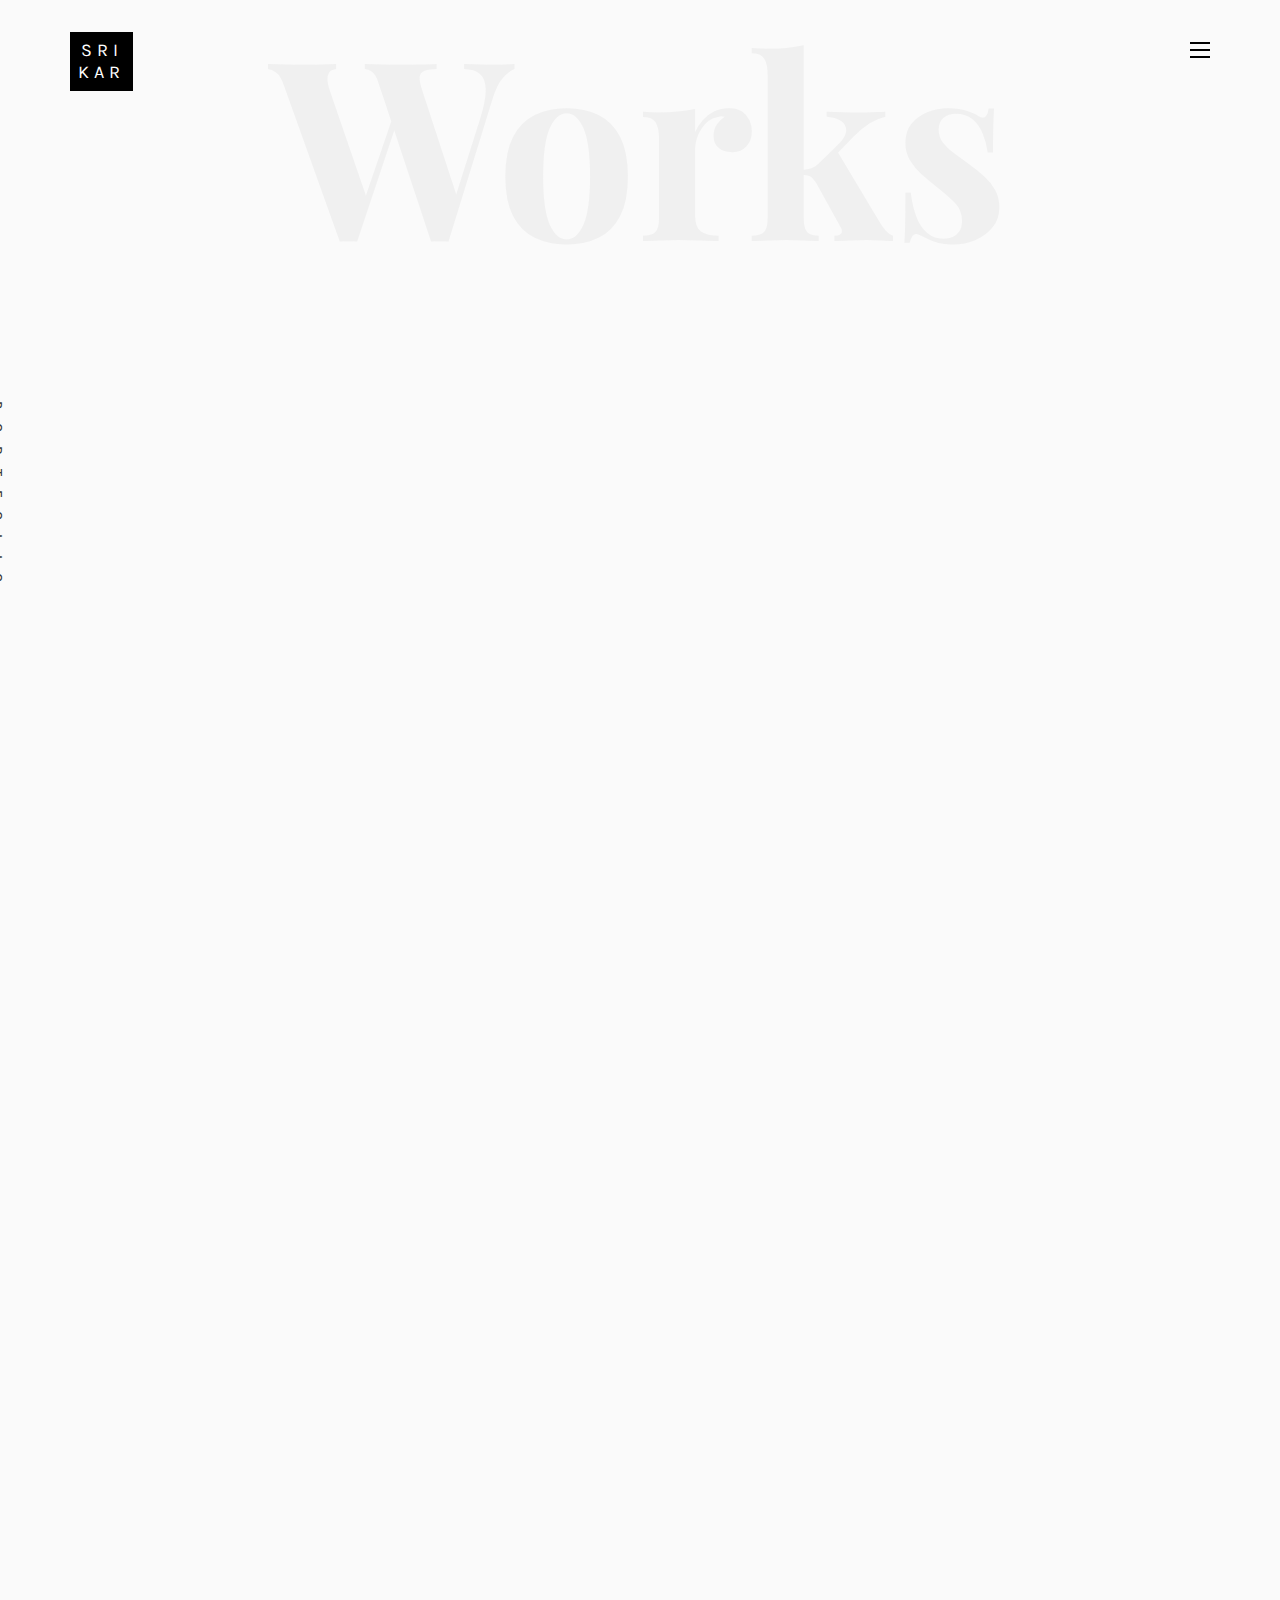
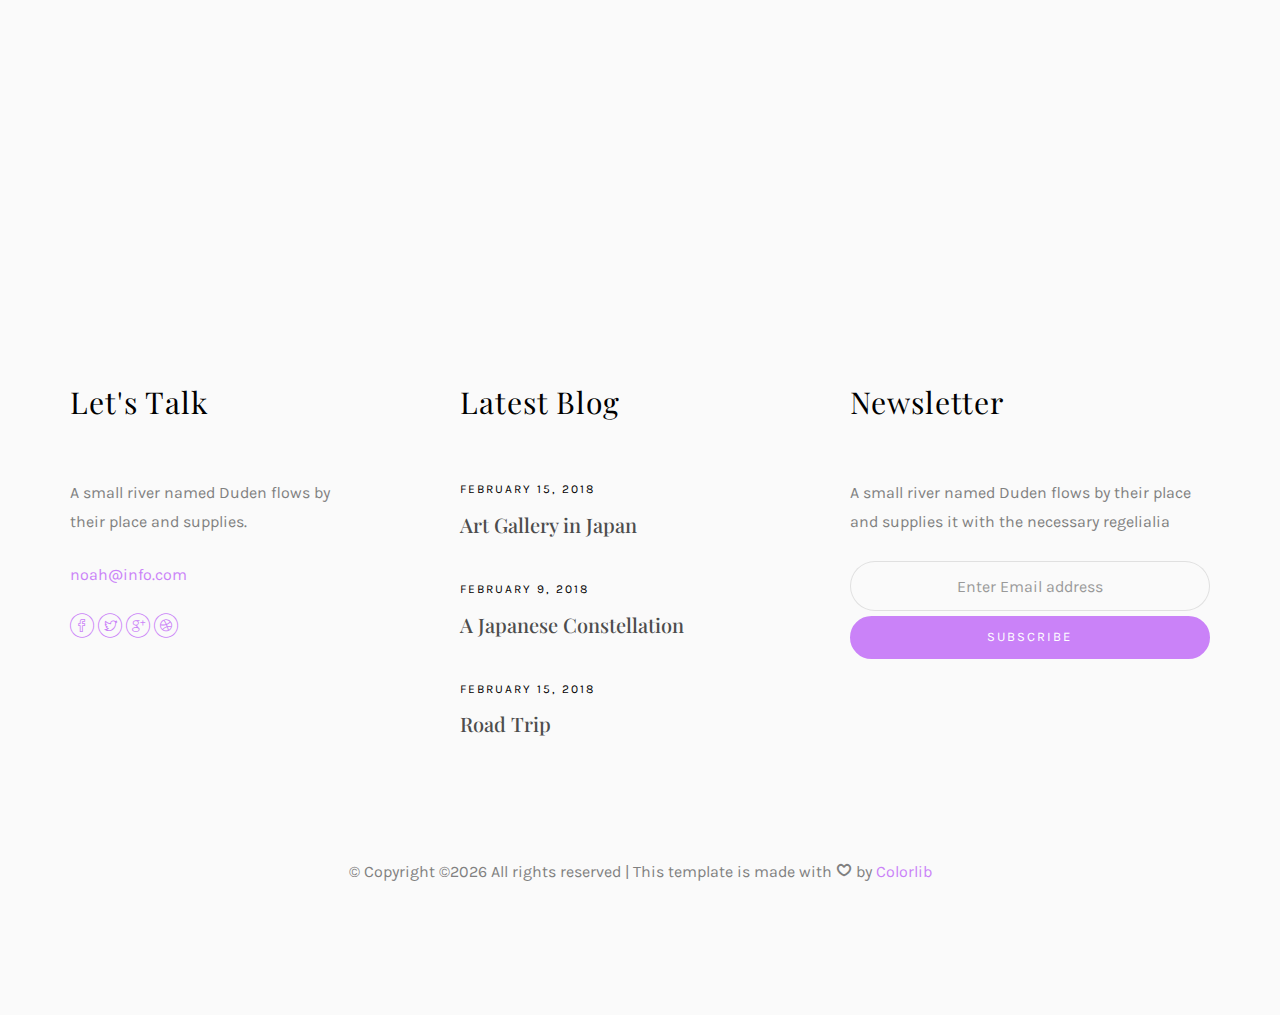
<file: work-two.html>
<!DOCTYPE HTML>
<html>
<head>
    <meta charset="utf-8">
    <meta http-equiv="X-UA-Compatible" content="IE=edge">
    <title>Srikar Madipalli - Projects</title>
    <meta name="viewport" content="width=device-width, initial-scale=1">
    <meta name="description" content="" />
    <meta name="keywords" content="" />
    <meta name="author" content="" />

    <!-- Facebook and Twitter integration -->
    <meta property="og:title" content=""/>
    <meta property="og:image" content=""/>
    <meta property="og:url" content=""/>
    <meta property="og:site_name" content=""/>
    <meta property="og:description" content=""/>
    <meta name="twitter:title" content="" />
    <meta name="twitter:image" content="" />
    <meta name="twitter:url" content="" />
    <meta name="twitter:card" content="" />

    <!-- Place favicon.ico and apple-touch-icon.png in the root directory -->
    <link rel="shortcut icon" href="favicon.ico">

    <link href="https://fonts.googleapis.com/css?family=Karla:400,700" rel="stylesheet">
    <link href="https://fonts.googleapis.com/css?family=Playfair+Display:400,400i,700" rel="stylesheet">
    
    <!-- Animate.css -->
    <link rel="stylesheet" href="css/animate.css">
    <!-- Icomoon Icon Fonts-->
    <link rel="stylesheet" href="css/icomoon.css">
    <!-- Bootstrap  -->
    <link rel="stylesheet" href="css/bootstrap.css">
    <!-- Owl Carousel -->
    <link rel="stylesheet" href="css/owl.carousel.min.css">
    <link rel="stylesheet" href="css/owl.theme.default.min.css">
    <!-- Magnific Popup -->
    <link rel="stylesheet" href="css/magnific-popup.css">
    <link rel="stylesheet" href="css/style.css">

    <!-- Modernizr JS -->
    <script src="js/modernizr-2.6.2.min.js"></script>
    <!-- FOR IE9 below -->
    <!--[if lt IE 9]>
    <script src="js/respond.min.js"></script>
    <![endif]-->
</head>
<body>

<nav id="colorlib-main-nav" role="navigation">
    <a href="#" class="js-colorlib-nav-toggle colorlib-nav-toggle active"><i></i></a>
    <div class="js-fullheight colorlib-table">
        <div class="colorlib-table-cell js-fullheight">
            <div class="row">
                <div class="col-md-12">
                    <div class="form-group">
                        <input type="text" class="form-control" id="search" placeholder="Enter any key to search...">
                        <button type="submit" class="btn btn-primary"><i class="icon-search3"></i></button>
                    </div>
                </div>
            </div>
            <div class="row">
                <div class="col-md-12">
                    <ul>
                        <li><a href="index.html">Home</a></li>
                        <li><a href="services.html">Services</a></li>
                        <li class="active"><a href="work.html">Work</a></li>
                        <li><a href="blog.html">Blog</a></li>
                        <li><a href="about.html">About</a></li>
                        <li><a href="contact.html">Contact</a></li>
                    </ul>
                </div>
            </div>
            <div class="row">
                <div class="col-md-12">
                    <h2 class="head-title">Works</h2>
                    <a href="images/work-1.jpg" class="gallery image-popup-link text-center" style="background-image: url(images/work-1.jpg);">
                        <span><i class="icon-search3"></i></span>
                    </a>
                    <a href="images/work-2.jpg" class="gallery image-popup-link text-center" style="background-image: url(images/work-2.jpg);">
                        <span><i class="icon-search3"></i></span>
                    </a>
                    <a href="images/work-3.jpg" class="gallery image-popup-link text-center" style="background-image: url(images/work-3.jpg);">
                        <span><i class="icon-search3"></i></span>
                    </a>
                    <a href="images/work-4.jpg" class="gallery image-popup-link text-center" style="background-image: url(images/work-4.jpg);">
                        <span><i class="icon-search3"></i></span>
                    </a>
                </div>
            </div>
        </div>
    </div>
</nav>

<div id="colorlib-page">
    <header>
        <div class="container">
            <div class="row">
                <div class="col-md-12">
                    <div class="colorlib-navbar-brand">
                        <a class="colorlib-logo" href="index.html"><span>SRI</span><span>KAR</span></a>
                    </div>
                    <a href="#" class="js-colorlib-nav-toggle colorlib-nav-toggle"><i></i></a>
                </div>
            </div>
        </div>
    </header>
    <div id="colorlib-work">
        <div class="container">
            <div class="row text-center">
                <h2 class="bold">Works</h2>
            </div>
            <div class="row">
                <div class="col-md-12 col-md-offset-0 text-center animate-box intro-heading">
                    <span>Portfolio</span>
					<h2>Home Healthcare &amp; Decision Support</h2>
					<p>Healthcare Analytics</p>
                </div>
            </div>
            <div class="row">
                <div class="col-md-12">
                    <div class="rotate">
                        <h2 class="heading">Portfolio</h2>
                    </div>
                </div>
            </div>
            <div class="row">
                <div class="col-md-12">
                    <div class="work-entry animate-box">
                        <a href="work.html" class="work-img" style="background-image: url('images/about-2.jpg');">
                        </a>
                        <div class="col-md-8 col-md-offset-2">
                            <div class="desc">
                                <h2>Developing a Decision Support System for Home Health Agencies</h2>
                                <p><strong>Objective:</strong> The project aimed to develop an advanced decision support system to provide comprehensive analysis and personalized recommendations for Home Health Agencies (HHAs) registered with Medicare. By leveraging a multifaceted approach that integrates quality measure analysis, geographical distribution, socioeconomic impact, and predictive modeling, the system aims to offer tailored agency recommendations to consumers, thereby enhancing decision-making and improving healthcare outcomes.</p>
                                <p><strong>Data Sources and Preprocessing:</strong> The project's primary data source was the Home Health Agencies dataset registered with Medicare, accessible from the CMS (Centers for Medicare & Medicaid Services) database. This dataset includes vital information such as addresses, phone numbers, and quality measure ratings for each agency. To enrich the analysis, additional socioeconomic data were sourced from public government databases. The preprocessing steps included:</p>
                                <ul>
                                    <li><strong>Data Cleaning:</strong> Handling missing values and removing duplicates.</li>
                                    <li><strong>Normalization:</strong> Standardizing data to ensure consistency.</li>
                                    <li><strong>Transformation:</strong> Preparing datasets for analysis by converting raw data into a suitable format for machine learning algorithms.</li>
                                </ul>
                                <p><strong>Methodology:</strong> The project utilized a robust methodology involving several machine learning and data analysis techniques:</p>
                                <ul>
                                    <li><strong>Quality and Performance Analysis:</strong> Implemented regression analysis and decision tree algorithms (e.g., J48) in WEKA to identify key factors contributing to higher quality ratings and predict future performance.</li>
                                    <li><strong>Geographical and Socioeconomic Analysis:</strong> Employed clustering algorithms (e.g., K-Means) to analyze the geographical distribution of HHAs and used association rule learners (e.g., Apriori) to assess the impact of socioeconomic factors on quality ratings.</li>
                                    <li><strong>Consumer Decision Support:</strong> Adapted classification and clustering algorithms to offer personalized agency recommendations based on user preferences and agency attributes.</li>
                                    <li><strong>Data Visualization:</strong> Developed interactive maps and charts using external visualization tools to complement WEKA's basic visualization capabilities, enhancing the user experience of the decision support system.</li>
                                </ul>
                                <p><strong>Expected Outcomes:</strong></p>
                                <ul>
                                    <li><strong>Decision Support Tool:</strong> Created a user-friendly platform that recommends HHAs based on quality, location, and user preferences, integrating predictive analytics to forecast future performance.</li>
                                    <li><strong>Insightful Analyses:</strong> Generated detailed reports on quality measure trends, identifying geographical coverage gaps and analyzing the influence of socioeconomic factors on agency performance.</li>
                                    <li><strong>Policy and Management Recommendations:</strong> Provided strategic insights for policymakers and HHA managers to improve healthcare service provision based on comprehensive data analysis.</li>
                                </ul>
                                <p><strong>Impact and Contributions:</strong> As a key member of the project team, I significantly contributed to:</p>
                                <ul>
                                    <li>Data Preprocessing: Ensured high-quality, clean, and normalized data for analysis.</li>
                                    <li>Algorithm Implementation: Applied regression, decision tree, and clustering algorithms to derive meaningful insights.</li>
                                    <li>Platform Development: Assisted in creating a user-friendly decision support platform with interactive visualizations.</li>
                                    <li>Strategic Recommendations: Developed actionable insights and recommendations for policymakers and agency managers.</li>
                                </ul>
                                <p>This project demonstrates my ability to handle complex datasets, apply advanced machine learning techniques, and develop practical decision support systems that drive strategic decision-making in healthcare.</p>
                                <p><strong>Skills Demonstrated:</strong></p>
                                <ul>
                                    <li>Data Analysis: Expertise in cleaning, normalizing, and transforming data for analysis.</li>
                                    <li>Predictive Modeling: Application of regression and decision tree algorithms to predict performance.</li>
                                    <li>Machine Learning: Proficiency in using clustering algorithms and association rule learners for geographical and socioeconomic analysis.</li>
                                    <li>Decision Support Systems: Development of user-friendly platforms that integrate predictive analytics and data visualization.</li>
                                    <li>Data Visualization: Creation of interactive maps and charts to enhance user experience and comprehension.</li>
                                </ul>
                            </div>
                        </div>
                    </div>
                </div>
            </div>
        </div>
    </div>

    <footer>
        <div id="footer">
            <div class="container">
                <div class="row">
                    <div class="col-md-4 col-pb-sm">
                        <div class="row">
                            <div class="col-md-10">
                                <h2>Let's Talk</h2>
                                <p>A small river named Duden flows by their place and supplies.</p>
                                <p><a href="#">noah@info.com</a></p>
                                <p class="colorlib-social-icons">
                                    <a href="#"><i class="icon-facebook4"></i></a>
                                    <a href="#"><i class="icon-twitter3"></i></a>
                                    <a href="#"><i class="icon-googleplus"></i></a>
                                    <a href="#"><i class="icon-dribbble2"></i></a>
                                </p>
                            </div>
                        </div>
                    </div>
                    <div class="col-md-4 col-pb-sm">
                        <h2>Latest Blog</h2>
                        <div class="f-entry">
                            <a href="#" class="featured-img" style="background-image: url(images/img-1.jpg);"></a>
                            <div class="desc">
                                <span>February 15, 2018</span>
                                <h3><a href="#">Art Gallery in Japan</a></h3>
                            </div>
                        </div>
                        <div class="f-entry">
                            <a href="#" class="featured-img" style="background-image: url(images/img-2.jpg);"></a>
                            <div class="desc">
                                <span>February 9, 2018</span>
                                <h3><a href="#">A Japanese Constellation</a></h3>
                            </div>
                        </div>
                        <div class="f-entry">
                            <a href="#" class="featured-img" style="background-image: url(images/img-3.jpg);"></a>
                            <div class="desc">
                                <span>February 15, 2018</span>
                                <h3><a href="#">Road Trip</a></h3>
                            </div>
                        </div>
                    </div>
                    <div class="col-md-4 col-pb-sm">
                        <h2>Newsletter</h2>
                        <p>A small river named Duden flows by their place and supplies it with the necessary regelialia</p>
                        <div class="subscribe text-center">
                            <div class="form-group">
                                <input type="text" class="form-control text-center" placeholder="Enter Email address">
                                <input type="submit" value="Subscribe" class="btn btn-primary btn-custom">
                            </div>
                        </div>
                    </div>
                </div>
                <div class="row">
                    <div class="col-md-12 text-center">
                        <p>
                            &copy; <!-- Link back to Colorlib can't be removed. Template is licensed under CC BY 3.0. -->
Copyright &copy;<script>document.write(new Date().getFullYear());</script> All rights reserved | This template is made with <i class="icon-heart4" aria-hidden="true"></i> by <a href="https://colorlib.com" target="_blank">Colorlib</a>
<!-- Link back to Colorlib can't be removed. Template is licensed under CC BY 3.0. -->
                        </p>
                    </div>
                </div>
            </div>
        </div>
    </footer>
</div>

<!-- jQuery -->
<script src="js/jquery.min.js"></script>
<!-- jQuery Easing -->
<script src="js/jquery.easing.1.3.js"></script>
<!-- Bootstrap -->
<script src="js/bootstrap.min.js"></script>
<!-- Waypoints -->
<script src="js/jquery.waypoints.min.js"></script>
<!-- Owl Carousel -->
<script src="js/owl.carousel.min.js"></script>
<!-- Magnific Popup -->
<script src="js/jquery.magnific-popup.min.js"></script>
<script src="js/magnific-popup-options.js"></script>

<!-- Main JS (Do not remove) -->
<script src="js/main.js"></script>

</body>
</html>
</file>
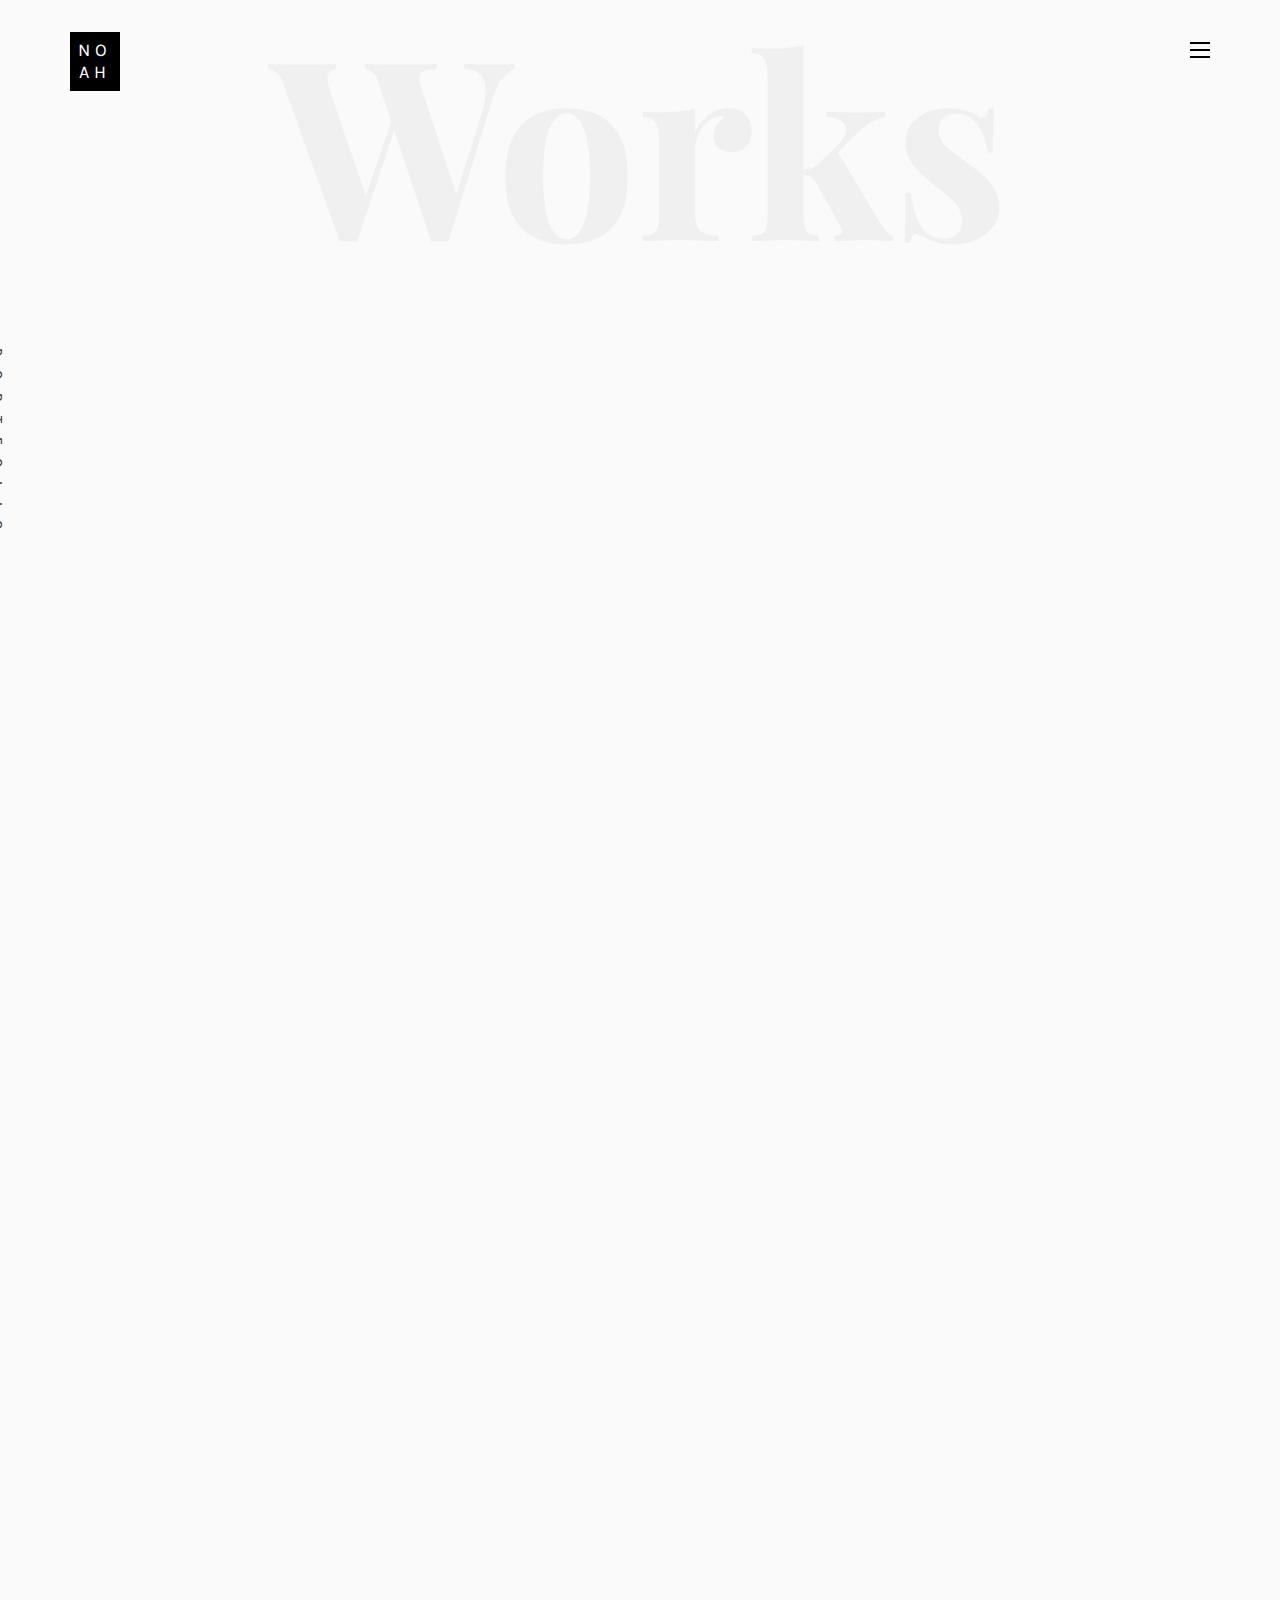
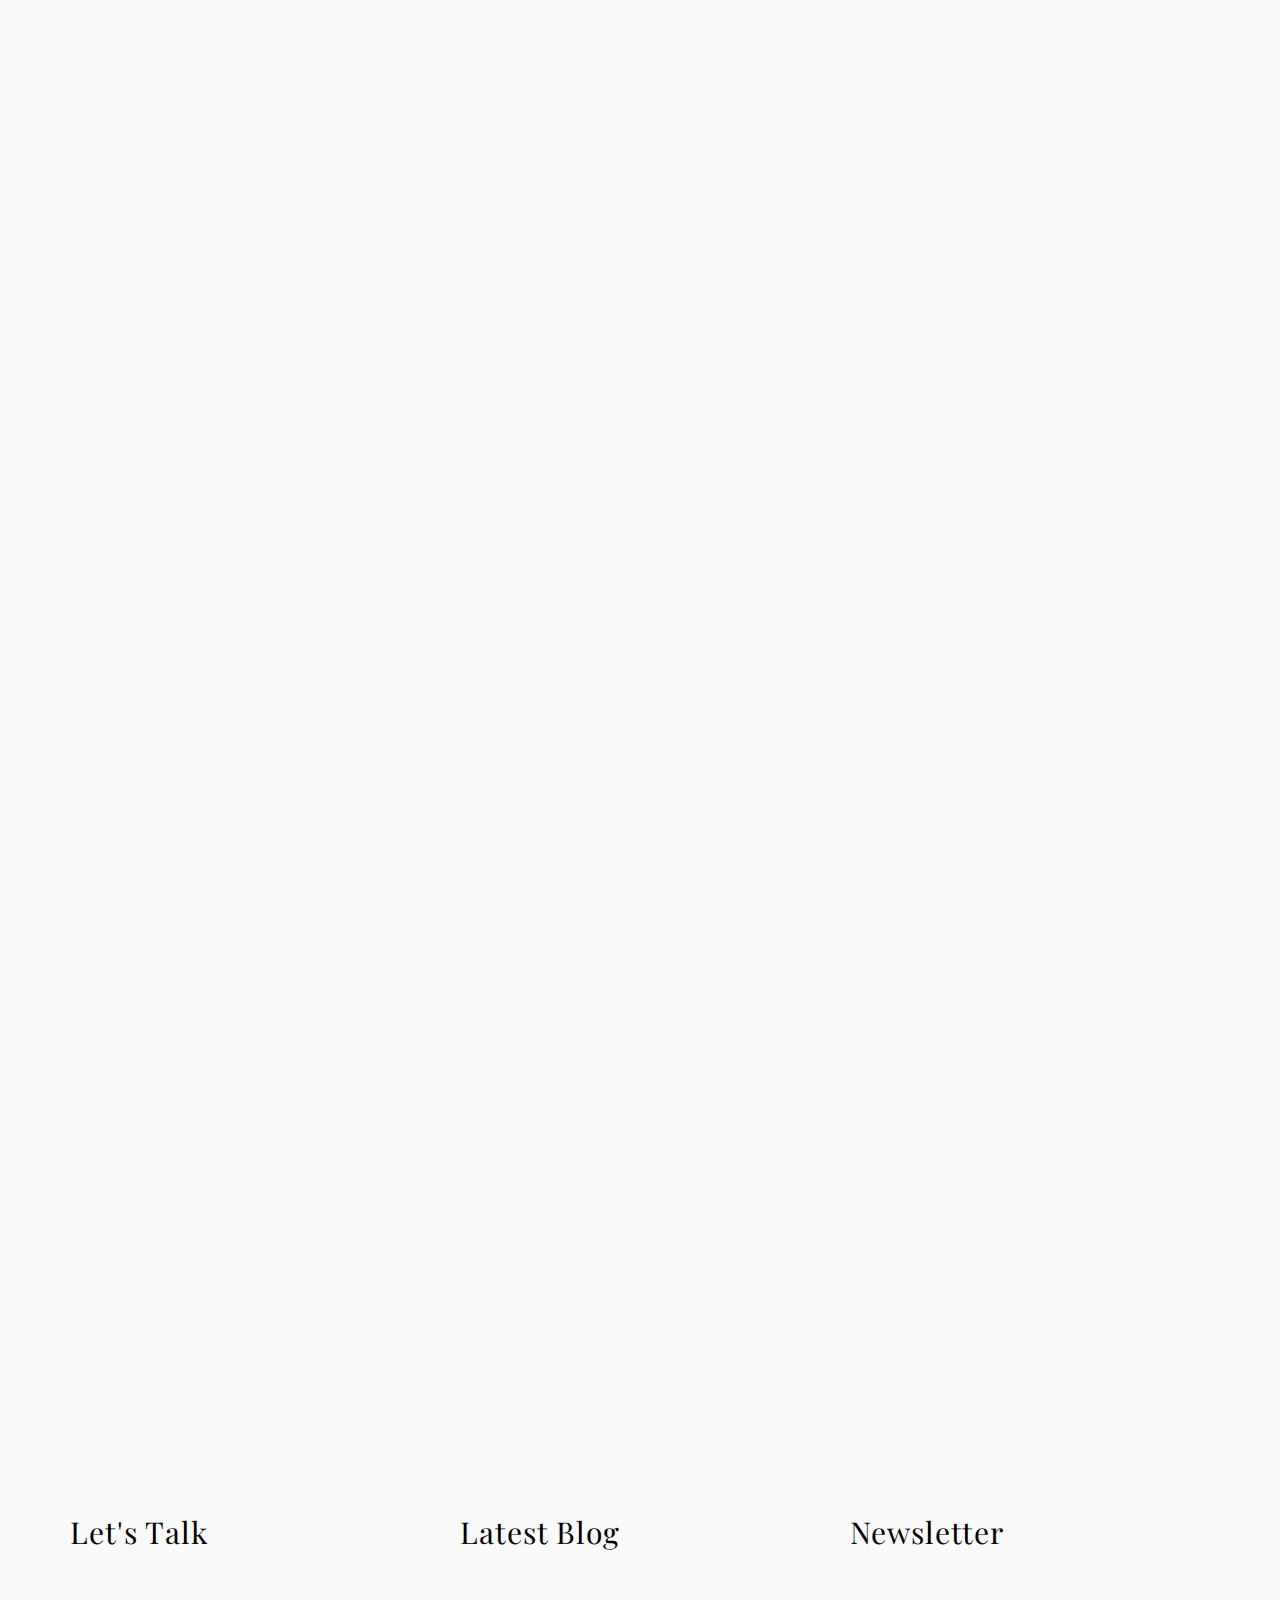
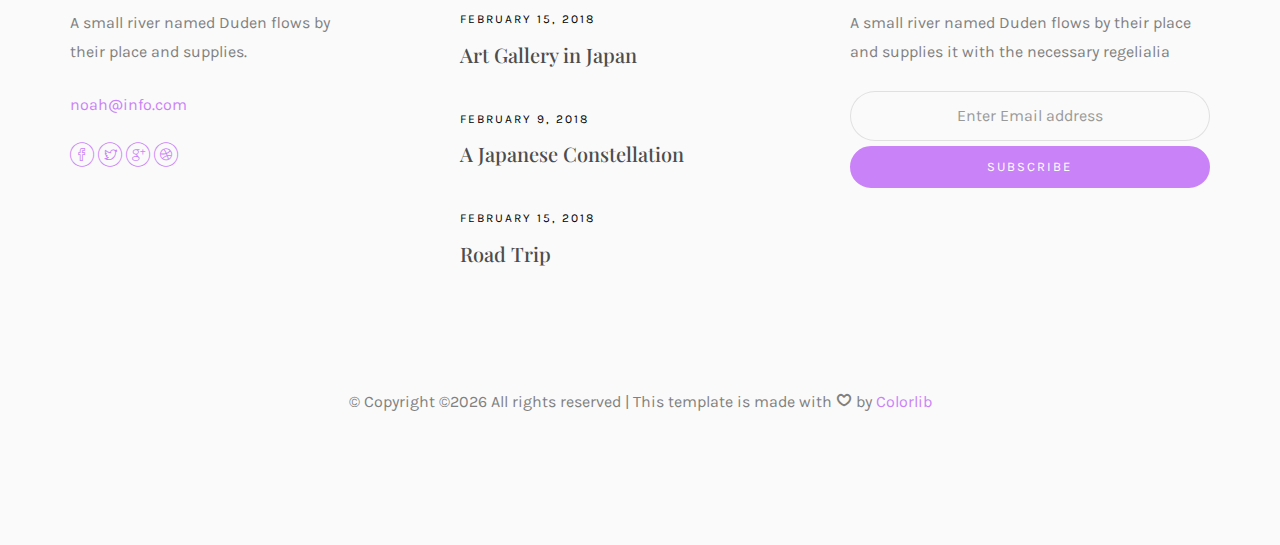
<file: work.html>
<!DOCTYPE HTML>
<html>
	<head>
	<meta charset="utf-8">
	<meta http-equiv="X-UA-Compatible" content="IE=edge">
	<title>Noah Template</title>
	<meta name="viewport" content="width=device-width, initial-scale=1">
	<meta name="description" content="" />
	<meta name="keywords" content="" />
	<meta name="author" content="" />

  <!-- Facebook and Twitter integration -->
	<meta property="og:title" content=""/>
	<meta property="og:image" content=""/>
	<meta property="og:url" content=""/>
	<meta property="og:site_name" content=""/>
	<meta property="og:description" content=""/>
	<meta name="twitter:title" content="" />
	<meta name="twitter:image" content="" />
	<meta name="twitter:url" content="" />
	<meta name="twitter:card" content="" />

	<!-- Place favicon.ico and apple-touch-icon.png in the root directory -->
	<link rel="shortcut icon" href="favicon.ico">

	<link href="https://fonts.googleapis.com/css?family=Karla:400,700" rel="stylesheet">
	<link href="https://fonts.googleapis.com/css?family=Playfair+Display:400,400i,700" rel="stylesheet">
	
	<!-- Animate.css -->
	<link rel="stylesheet" href="css/animate.css">
	<!-- Icomoon Icon Fonts-->
	<link rel="stylesheet" href="css/icomoon.css">
	<!-- Bootstrap  -->
	<link rel="stylesheet" href="css/bootstrap.css">
	<!-- Owl Carousel -->
	<link rel="stylesheet" href="css/owl.carousel.min.css">
	<link rel="stylesheet" href="css/owl.theme.default.min.css">
	<!-- Magnific Popup -->
	<link rel="stylesheet" href="css/magnific-popup.css">

	<link rel="stylesheet" href="css/style.css">


	<!-- Modernizr JS -->
	<script src="js/modernizr-2.6.2.min.js"></script>
	<!-- FOR IE9 below -->
	<!--[if lt IE 9]>
	<script src="js/respond.min.js"></script>
	<![endif]-->

	</head>
	<body>

	<nav id="colorlib-main-nav" role="navigation">
		<a href="#" class="js-colorlib-nav-toggle colorlib-nav-toggle active"><i></i></a>
		<div class="js-fullheight colorlib-table">
			<div class="colorlib-table-cell js-fullheight">
				<div class="row">
					<div class="col-md-12">
						<div class="form-group">
							<input type="text" class="form-control" id="search" placeholder="Enter any key to search...">
							<button type="submit" class="btn btn-primary"><i class="icon-search3"></i></button>
						</div>
					</div>
				</div>
				<div class="row">
					<div class="col-md-12">
						<ul>
							<li><a href="index.html">Home</a></li>
							<li><a href="services.html">Services</a></li>
							<li class="active"><a href="work.html">Work</a></li>
							<li><a href="blog.html">Blog</a></li>
							<li><a href="about.html">About</a></li>
							<li><a href="contact.html">Contact</a></li>
						</ul>
					</div>
				</div>
				<div class="row">
					<div class="col-md-12">
						<h2 class="head-title">Works</h2>
						<a href="images/work-1.jpg" class="gallery image-popup-link text-center" style="background-image: url(images/work-1.jpg);">
							<span><i class="icon-search3"></i></span>
						</a>
						<a href="images/work-2.jpg" class="gallery image-popup-link text-center" style="background-image: url(images/work-2.jpg);">
							<span><i class="icon-search3"></i></span>
						</a>
						<a href="images/work-3.jpg" class="gallery image-popup-link text-center" style="background-image: url(images/work-3.jpg);">
							<span><i class="icon-search3"></i></span>
						</a>
						<a href="images/work-4.jpg" class="gallery image-popup-link text-center" style="background-image: url(images/work-4.jpg);">
							<span><i class="icon-search3"></i></span>
						</a>
					</div>
				</div>
			</div>
		</div>
	</nav>
	
	<div id="colorlib-page">
		<header>
			<div class="container">
				<div class="row">
					<div class="col-md-12">
						<div class="colorlib-navbar-brand">
							<a class="colorlib-logo" href="index.html"><span>No</span><span>ah</span></a>
						</div>
						<a href="#" class="js-colorlib-nav-toggle colorlib-nav-toggle"><i></i></a>
					</div>
				</div>
			</div>
		</header>
		<div id="colorlib-work">
			<div class="container">
				<div class="row text-center">
					<h2 class="bold">Works</h2>
				</div>
				<div class="row">
					<div class="col-md-12 col-md-offset-0 text-center animate-box intro-heading">
						<span>Portfolio</span>
						<h2>Done Projects</h2>
					</div>
				</div>
				<div class="row">
					<div class="col-md-12">
						<div class="rotate">
							<h2 class="heading">Portfolio</h2>
						</div>
					</div>
				</div>
				<div class="row">
					<div class="col-md-12">
						<div class="work-entry animate-box">
							<a href="work-single.html" class="work-img" style="background-image: url(images/work-1.jpg);">
								<div class="display-t">
									<div class="work-name">
										<h2>Pursuing Best</h2>
									</div>
								</div>
							</a>
							<div class="col-md-4 col-md-offset-4">
								<div class="desc">
									<p>Far far away, behind the word mountains, far from the countries Vokalia and Consonantia, there live the blind texts. Separated they live in Bookmarksgrove right at the coast of the Semantics, a large language ocean.</p>
									<p class="read"><a href="#">View details</a></p>
								</div>
							</div>
						</div>
					</div>
					<div class="col-md-12">
						<div class="work-entry animate-box">
							<a href="work-two.html" class="work-img" style="background-image: url(images/work-2.jpg);">
								<div class="display-t">
									<div class="work-name">
										<h2>Coordinates</h2>
									</div>
								</div>
							</a>
							<div class="col-md-4 col-md-offset-4">
								<div class="desc">
									<p>Far far away, behind the word mountains, far from the countries Vokalia and Consonantia, there live the blind texts. Separated they live in Bookmarksgrove right at the coast of the Semantics, a large language ocean.</p>
									<p class="read"><a href="#">View Details</a></p>
								</div>
							</div>
						</div>
					</div>
					<div class="col-md-12">
						<div class="work-entry animate-box">
							<a href="work-single.html" class="work-img" style="background-image: url(images/work-3.jpg);">
								<div class="display-t">
									<div class="work-name">
										<h2>Cristall</h2>
									</div>
								</div>
							</a>
							<div class="col-md-4 col-md-offset-4">
								<div class="desc">
									<p>Far far away, behind the word mountains, far from the countries Vokalia and Consonantia, there live the blind texts. Separated they live in Bookmarksgrove right at the coast of the Semantics, a large language ocean.</p>
									<p class="read"><a href="#">View details</a></p>
								</div>
							</div>
						</div>
					</div>
					<div class="col-md-12">
						<div class="work-entry animate-box">
							<a href="work-single.html" class="work-img" style="background-image: url(images/work-4.jpg);">
								<div class="display-t">
									<div class="work-name">
										<h2>Black</h2>
									</div>
								</div>
							</a>
							<div class="col-md-4 col-md-offset-4">
								<div class="desc">
									<p>Far far away, behind the word mountains, far from the countries Vokalia and Consonantia, there live the blind texts. Separated they live in Bookmarksgrove right at the coast of the Semantics, a large language ocean.</p>
									<p class="read"><a href="#">View details</a></p>
								</div>
							</div>
						</div>
					</div>
					<div class="col-md-12">
						<div class="work-entry animate-box">
							<a href="work-single.html" class="work-img" style="background-image: url(images/work-5.jpg);">
								<div class="display-t">
									<div class="work-name">
										<h2>Black</h2>
									</div>
								</div>
							</a>
							<div class="col-md-4 col-md-offset-4">
								<div class="desc">
									<p>Far far away, behind the word mountains, far from the countries Vokalia and Consonantia, there live the blind texts. Separated they live in Bookmarksgrove right at the coast of the Semantics, a large language ocean.</p>
									<p class="read"><a href="#">View details</a></p>
								</div>
							</div>
						</div>
					</div>
					<div class="col-md-12">
						<div class="work-entry animate-box">
							<a href="work-single.html" class="work-img" style="background-image: url(images/work-6.jpg);">
								<div class="display-t">
									<div class="work-name">
										<h2>Black</h2>
									</div>
								</div>
							</a>
							<div class="col-md-4 col-md-offset-4">
								<div class="desc">
									<p>Far far away, behind the word mountains, far from the countries Vokalia and Consonantia, there live the blind texts. Separated they live in Bookmarksgrove right at the coast of the Semantics, a large language ocean.</p>
									<p class="read"><a href="#">View details</a></p>
								</div>
							</div>
						</div>
					</div>
					<div class="col-md-12">
						<div class="work-entry animate-box">
							<a href="work-single.html" class="work-img" style="background-image: url(images/work-7.jpg);">
								<div class="display-t">
									<div class="work-name">
										<h2>Indice</h2>
									</div>
								</div>
							</a>
							<div class="col-md-4 col-md-offset-4">
								<div class="desc">
									<p>Far far away, behind the word mountains, far from the countries Vokalia and Consonantia, there live the blind texts. Separated they live in Bookmarksgrove right at the coast of the Semantics, a large language ocean.</p>
									<p class="read"><a href="#">View details</a></p>
								</div>
							</div>
						</div>
					</div>
				</div>
			</div>
		</div>

		<footer>
			<div id="footer">
				<div class="container">
					<div class="row">
						<div class="col-md-4 col-pb-sm">
							<div class="row">
								<div class="col-md-10">
									<h2>Let's Talk</h2>
									<p>A small river named Duden flows by their place and supplies.</p>
									<p><a href="#">noah@info.com</a></p>
									<p class="colorlib-social-icons">
										<a href="#"><i class="icon-facebook4"></i></a>
										<a href="#"><i class="icon-twitter3"></i></a>
										<a href="#"><i class="icon-googleplus"></i></a>
										<a href="#"><i class="icon-dribbble2"></i></a>
									</p>
								</div>
							</div>
						</div>
						<div class="col-md-4 col-pb-sm">
							<h2>Latest Blog</h2>
							<div class="f-entry">
								<a href="#" class="featured-img" style="background-image: url(images/img-1.jpg);"></a>
								<div class="desc">
									<span>February 15, 2018</span>
									<h3><a href="#">Art Gallery in Japan</a></h3>
								</div>
							</div>
							<div class="f-entry">
								<a href="#" class="featured-img" style="background-image: url(images/img-2.jpg);"></a>
								<div class="desc">
									<span>February 9, 2018</span>
									<h3><a href="#">A Japanese Constellation</a></h3>
								</div>
							</div>
							<div class="f-entry">
								<a href="#" class="featured-img" style="background-image: url(images/img-3.jpg);"></a>
								<div class="desc">
									<span>February 15, 2018</span>
									<h3><a href="#">Road Trip</a></h3>
								</div>
							</div>
						</div>
						<div class="col-md-4 col-pb-sm">
							<h2>Newsletter</h2>
							<p>A small river named Duden flows by their place and supplies it with the necessary regelialia</p>
							<div class="subscribe text-center">
								<div class="form-group">
									<input type="text" class="form-control text-center" placeholder="Enter Email address">
									<input type="submit" value="Subscribe" class="btn btn-primary btn-custom">
								</div>
							</div>
						</div>
					</div>
					<div class="row">
						<div class="col-md-12 text-center">
							<p>
								&copy; <!-- Link back to Colorlib can't be removed. Template is licensed under CC BY 3.0. -->
Copyright &copy;<script>document.write(new Date().getFullYear());</script> All rights reserved | This template is made with <i class="icon-heart4" aria-hidden="true"></i> by <a href="https://colorlib.com" target="_blank">Colorlib</a>
<!-- Link back to Colorlib can't be removed. Template is licensed under CC BY 3.0. -->
							</p>
						</div>
					</div>
				</div>
			</div>
		</footer>
	
	</div>

	<!-- jQuery -->
	<script src="js/jquery.min.js"></script>
	<!-- jQuery Easing -->
	<script src="js/jquery.easing.1.3.js"></script>
	<!-- Bootstrap -->
	<script src="js/bootstrap.min.js"></script>
	<!-- Waypoints -->
	<script src="js/jquery.waypoints.min.js"></script>
	<!-- Owl Carousel -->
	<script src="js/owl.carousel.min.js"></script>
	<!-- Magnific Popup -->
	<script src="js/jquery.magnific-popup.min.js"></script>
	<script src="js/magnific-popup-options.js"></script>

	<!-- Main JS (Do not remove) -->
	<script src="js/main.js"></script>

	</body>
</html>
</file>
<file: css/icomoon.css>
@font-face {
  font-family: 'icomoon';
  src:  url('fonts/icomoon.eot?tmere9');
  src:  url('fonts/icomoon.eot?tmere9#iefix') format('embedded-opentype'),
    url('fonts/icomoon.ttf?tmere9') format('truetype'),
    url('fonts/icomoon.woff?tmere9') format('woff'),
    url('fonts/icomoon.svg?tmere9#icomoon') format('svg');
  font-weight: normal;
  font-style: normal;
}

[class^="icon-"], [class*=" icon-"] {
  /* use !important to prevent issues with browser extensions that change fonts */
  font-family: 'icomoon' !important;
  speak: none;
  font-style: normal;
  font-weight: normal;
  font-variant: normal;
  text-transform: none;
  line-height: 1;

  /* Better Font Rendering =========== */
  -webkit-font-smoothing: antialiased;
  -moz-osx-font-smoothing: grayscale;
}

.icon-activity:before {
  content: "\e900";
}
.icon-airplay:before {
  content: "\e901";
}
.icon-alert-circle:before {
  content: "\e902";
}
.icon-alert-octagon:before {
  content: "\e903";
}
.icon-alert-triangle:before {
  content: "\e904";
}
.icon-align-center:before {
  content: "\e905";
}
.icon-align-justify:before {
  content: "\e906";
}
.icon-align-left:before {
  content: "\e907";
}
.icon-align-right:before {
  content: "\e908";
}
.icon-anchor:before {
  content: "\e909";
}
.icon-aperture:before {
  content: "\e90a";
}
.icon-arrow-down3:before {
  content: "\e90b";
}
.icon-arrow-down-circle:before {
  content: "\e90c";
}
.icon-arrow-down-left3:before {
  content: "\e90d";
}
.icon-arrow-down-right3:before {
  content: "\e90e";
}
.icon-arrow-left3:before {
  content: "\e90f";
}
.icon-arrow-left-circle:before {
  content: "\e910";
}
.icon-arrow-right3:before {
  content: "\e911";
}
.icon-arrow-right-circle:before {
  content: "\e912";
}
.icon-arrow-up3:before {
  content: "\e913";
}
.icon-arrow-up-circle:before {
  content: "\e914";
}
.icon-arrow-up-left3:before {
  content: "\e915";
}
.icon-arrow-up-right3:before {
  content: "\e916";
}
.icon-at-sign:before {
  content: "\e917";
}
.icon-award:before {
  content: "\e918";
}
.icon-bar-chart:before {
  content: "\e919";
}
.icon-bar-chart-2:before {
  content: "\e91a";
}
.icon-battery:before {
  content: "\e91b";
}
.icon-battery-charging:before {
  content: "\e91c";
}
.icon-bell2:before {
  content: "\e91d";
}
.icon-bell-off:before {
  content: "\e91e";
}
.icon-bluetooth:before {
  content: "\e91f";
}
.icon-bold2:before {
  content: "\e920";
}
.icon-book2:before {
  content: "\e921";
}
.icon-book-open:before {
  content: "\e922";
}
.icon-bookmark2:before {
  content: "\e923";
}
.icon-box:before {
  content: "\e924";
}
.icon-briefcase2:before {
  content: "\e925";
}
.icon-calendar2:before {
  content: "\e926";
}
.icon-camera2:before {
  content: "\e927";
}
.icon-camera-off:before {
  content: "\e928";
}
.icon-cast:before {
  content: "\e929";
}
.icon-check:before {
  content: "\e92a";
}
.icon-check-circle:before {
  content: "\e92b";
}
.icon-check-square:before {
  content: "\e92c";
}
.icon-chevron-down:before {
  content: "\e92d";
}
.icon-chevron-left:before {
  content: "\e92e";
}
.icon-chevron-right:before {
  content: "\e92f";
}
.icon-chevron-up:before {
  content: "\e930";
}
.icon-chevrons-down:before {
  content: "\e931";
}
.icon-chevrons-left:before {
  content: "\e932";
}
.icon-chevrons-right:before {
  content: "\e933";
}
.icon-chevrons-up:before {
  content: "\e934";
}
.icon-chrome2:before {
  content: "\e935";
}
.icon-circle:before {
  content: "\e936";
}
.icon-clipboard2:before {
  content: "\e937";
}
.icon-clock3:before {
  content: "\e938";
}
.icon-cloud2:before {
  content: "\e939";
}
.icon-cloud-drizzle:before {
  content: "\e93a";
}
.icon-cloud-lightning:before {
  content: "\e93b";
}
.icon-cloud-off:before {
  content: "\e93c";
}
.icon-cloud-rain:before {
  content: "\e93d";
}
.icon-cloud-snow:before {
  content: "\e93e";
}
.icon-code:before {
  content: "\e93f";
}
.icon-codepen2:before {
  content: "\e940";
}
.icon-command2:before {
  content: "\e941";
}
.icon-compass3:before {
  content: "\e942";
}
.icon-copy2:before {
  content: "\e943";
}
.icon-corner-down-left:before {
  content: "\e944";
}
.icon-corner-down-right:before {
  content: "\e945";
}
.icon-corner-left-down:before {
  content: "\e946";
}
.icon-corner-left-up:before {
  content: "\e947";
}
.icon-corner-right-down:before {
  content: "\e948";
}
.icon-corner-right-up:before {
  content: "\e949";
}
.icon-corner-up-left:before {
  content: "\e94a";
}
.icon-corner-up-right:before {
  content: "\e94b";
}
.icon-cpu:before {
  content: "\e94c";
}
.icon-credit-card2:before {
  content: "\e94d";
}
.icon-crop2:before {
  content: "\e94e";
}
.icon-crosshair:before {
  content: "\e94f";
}
.icon-database2:before {
  content: "\e950";
}
.icon-delete:before {
  content: "\e951";
}
.icon-disc:before {
  content: "\e952";
}
.icon-dollar-sign:before {
  content: "\e953";
}
.icon-download4:before {
  content: "\e954";
}
.icon-download-cloud:before {
  content: "\e955";
}
.icon-droplet2:before {
  content: "\e956";
}
.icon-edit:before {
  content: "\e957";
}
.icon-edit-2:before {
  content: "\e958";
}
.icon-edit-3:before {
  content: "\e959";
}
.icon-external-link:before {
  content: "\e95a";
}
.icon-eye2:before {
  content: "\e95b";
}
.icon-eye-off:before {
  content: "\e95c";
}
.icon-facebook3:before {
  content: "\e95d";
}
.icon-fast-forward:before {
  content: "\e95e";
}
.icon-feather:before {
  content: "\e95f";
}
.icon-file:before {
  content: "\e960";
}
.icon-file-minus:before {
  content: "\e961";
}
.icon-file-plus:before {
  content: "\e962";
}
.icon-file-text3:before {
  content: "\e963";
}
.icon-film2:before {
  content: "\e964";
}
.icon-filter2:before {
  content: "\e965";
}
.icon-flag2:before {
  content: "\e966";
}
.icon-folder2:before {
  content: "\e967";
}
.icon-folder-minus2:before {
  content: "\e968";
}
.icon-folder-plus2:before {
  content: "\e969";
}
.icon-git-branch:before {
  content: "\e96a";
}
.icon-git-commit:before {
  content: "\e96b";
}
.icon-git-merge:before {
  content: "\e96c";
}
.icon-git-pull-request:before {
  content: "\e96d";
}
.icon-github2:before {
  content: "\e96e";
}
.icon-gitlab:before {
  content: "\e96f";
}
.icon-globe:before {
  content: "\e970";
}
.icon-grid:before {
  content: "\e971";
}
.icon-hard-drive:before {
  content: "\e972";
}
.icon-hash:before {
  content: "\e973";
}
.icon-headphones2:before {
  content: "\e974";
}
.icon-heart2:before {
  content: "\e975";
}
.icon-help-circle:before {
  content: "\e976";
}
.icon-home4:before {
  content: "\e977";
}
.icon-image2:before {
  content: "\e978";
}
.icon-inbox:before {
  content: "\e979";
}
.icon-info2:before {
  content: "\e97a";
}
.icon-instagram2:before {
  content: "\e97b";
}
.icon-italic2:before {
  content: "\e97c";
}
.icon-layers:before {
  content: "\e97d";
}
.icon-layout:before {
  content: "\e97e";
}
.icon-life-buoy:before {
  content: "\e97f";
}
.icon-link2:before {
  content: "\e980";
}
.icon-link-2:before {
  content: "\e981";
}
.icon-linkedin3:before {
  content: "\e982";
}
.icon-list3:before {
  content: "\e983";
}
.icon-loader:before {
  content: "\e984";
}
.icon-lock2:before {
  content: "\e985";
}
.icon-log-in:before {
  content: "\e986";
}
.icon-log-out:before {
  content: "\e987";
}
.icon-mail5:before {
  content: "\e988";
}
.icon-map3:before {
  content: "\e989";
}
.icon-map-pin:before {
  content: "\e98a";
}
.icon-maximize:before {
  content: "\e98b";
}
.icon-maximize-2:before {
  content: "\e98c";
}
.icon-menu5:before {
  content: "\e98d";
}
.icon-message-circle:before {
  content: "\e98e";
}
.icon-message-square:before {
  content: "\e98f";
}
.icon-mic2:before {
  content: "\e990";
}
.icon-mic-off:before {
  content: "\e991";
}
.icon-minimize:before {
  content: "\e992";
}
.icon-minimize-2:before {
  content: "\e993";
}
.icon-minus2:before {
  content: "\e994";
}
.icon-minus-circle:before {
  content: "\e995";
}
.icon-minus-square:before {
  content: "\e996";
}
.icon-monitor:before {
  content: "\e997";
}
.icon-moon:before {
  content: "\e998";
}
.icon-more-horizontal:before {
  content: "\e999";
}
.icon-more-vertical:before {
  content: "\e99a";
}
.icon-move:before {
  content: "\e99b";
}
.icon-music2:before {
  content: "\e99c";
}
.icon-navigation:before {
  content: "\e99d";
}
.icon-navigation-2:before {
  content: "\e99e";
}
.icon-octagon:before {
  content: "\e99f";
}
.icon-package:before {
  content: "\e9a0";
}
.icon-paperclip:before {
  content: "\e9a1";
}
.icon-pause3:before {
  content: "\e9a2";
}
.icon-pause-circle:before {
  content: "\e9a3";
}
.icon-percent:before {
  content: "\e9a4";
}
.icon-phone2:before {
  content: "\e9a5";
}
.icon-phone-call:before {
  content: "\e9a6";
}
.icon-phone-forwarded:before {
  content: "\e9a7";
}
.icon-phone-incoming:before {
  content: "\e9a8";
}
.icon-phone-missed:before {
  content: "\e9a9";
}
.icon-phone-off:before {
  content: "\e9aa";
}
.icon-phone-outgoing:before {
  content: "\e9ab";
}
.icon-pie-chart2:before {
  content: "\e9ac";
}
.icon-play4:before {
  content: "\e9ad";
}
.icon-play-circle:before {
  content: "\e9ae";
}
.icon-plus2:before {
  content: "\e9af";
}
.icon-plus-circle:before {
  content: "\e9b0";
}
.icon-plus-square:before {
  content: "\e9b1";
}
.icon-pocket:before {
  content: "\e9b2";
}
.icon-power2:before {
  content: "\e9b3";
}
.icon-printer2:before {
  content: "\e9b4";
}
.icon-radio:before {
  content: "\e9b5";
}
.icon-refresh-ccw:before {
  content: "\e9b6";
}
.icon-refresh-cw:before {
  content: "\e9b7";
}
.icon-repeat:before {
  content: "\e9b8";
}
.icon-rewind:before {
  content: "\e9b9";
}
.icon-rotate-ccw:before {
  content: "\e9ba";
}
.icon-rotate-cw:before {
  content: "\e9bb";
}
.icon-rss3:before {
  content: "\e9bc";
}
.icon-save:before {
  content: "\e9bd";
}
.icon-scissors2:before {
  content: "\e9be";
}
.icon-search2:before {
  content: "\e9bf";
}
.icon-send:before {
  content: "\e9c0";
}
.icon-server:before {
  content: "\e9c1";
}
.icon-settings:before {
  content: "\e9c2";
}
.icon-share3:before {
  content: "\e9c3";
}
.icon-share-2:before {
  content: "\e9c4";
}
.icon-shield2:before {
  content: "\e9c5";
}
.icon-shield-off:before {
  content: "\e9c6";
}
.icon-shopping-bag:before {
  content: "\e9c7";
}
.icon-shopping-cart:before {
  content: "\e9c8";
}
.icon-shuffle2:before {
  content: "\e9c9";
}
.icon-sidebar:before {
  content: "\e9ca";
}
.icon-skip-back:before {
  content: "\e9cb";
}
.icon-skip-forward:before {
  content: "\e9cc";
}
.icon-slack:before {
  content: "\e9cd";
}
.icon-slash:before {
  content: "\e9ce";
}
.icon-sliders:before {
  content: "\e9cf";
}
.icon-smartphone:before {
  content: "\e9d0";
}
.icon-speaker:before {
  content: "\e9d1";
}
.icon-square:before {
  content: "\e9d2";
}
.icon-star:before {
  content: "\e9d3";
}
.icon-stop-circle:before {
  content: "\e9d4";
}
.icon-sun2:before {
  content: "\e9d5";
}
.icon-sunrise:before {
  content: "\e9d6";
}
.icon-sunset:before {
  content: "\e9d7";
}
.icon-tablet2:before {
  content: "\e9d8";
}
.icon-tag:before {
  content: "\e9d9";
}
.icon-target2:before {
  content: "\e9da";
}
.icon-terminal2:before {
  content: "\e9db";
}
.icon-thermometer:before {
  content: "\e9dc";
}
.icon-thumbs-down:before {
  content: "\e9dd";
}
.icon-thumbs-up:before {
  content: "\e9de";
}
.icon-toggle-left:before {
  content: "\e9df";
}
.icon-toggle-right:before {
  content: "\e9e0";
}
.icon-trash:before {
  content: "\e9e1";
}
.icon-trash-2:before {
  content: "\e9e2";
}
.icon-trending-down:before {
  content: "\e9e3";
}
.icon-trending-up:before {
  content: "\e9e4";
}
.icon-triangle:before {
  content: "\e9e5";
}
.icon-truck2:before {
  content: "\e9e6";
}
.icon-tv2:before {
  content: "\e9e7";
}
.icon-twitter2:before {
  content: "\e9e8";
}
.icon-type:before {
  content: "\e9e9";
}
.icon-umbrella:before {
  content: "\e9ea";
}
.icon-underline2:before {
  content: "\e9eb";
}
.icon-unlock:before {
  content: "\e9ec";
}
.icon-upload4:before {
  content: "\e9ed";
}
.icon-upload-cloud:before {
  content: "\e9ee";
}
.icon-user2:before {
  content: "\e9ef";
}
.icon-user-check2:before {
  content: "\e9f0";
}
.icon-user-minus2:before {
  content: "\e9f1";
}
.icon-user-plus2:before {
  content: "\e9f2";
}
.icon-user-x:before {
  content: "\e9f3";
}
.icon-users2:before {
  content: "\e9f4";
}
.icon-video:before {
  content: "\e9f5";
}
.icon-video-off:before {
  content: "\e9f6";
}
.icon-voicemail:before {
  content: "\e9f7";
}
.icon-volume:before {
  content: "\e9f8";
}
.icon-volume-1:before {
  content: "\e9f9";
}
.icon-volume-2:before {
  content: "\e9fa";
}
.icon-volume-x:before {
  content: "\e9fb";
}
.icon-watch:before {
  content: "\e9fc";
}
.icon-wifi:before {
  content: "\e9fd";
}
.icon-wifi-off:before {
  content: "\e9fe";
}
.icon-wind:before {
  content: "\e9ff";
}
.icon-x:before {
  content: "\ea00";
}
.icon-x-circle:before {
  content: "\ea01";
}
.icon-x-square:before {
  content: "\ea02";
}
.icon-zap:before {
  content: "\ea03";
}
.icon-zap-off:before {
  content: "\ea04";
}
.icon-zoom-in2:before {
  content: "\ea05";
}
.icon-zoom-out2:before {
  content: "\ea06";
}
.icon-times:before {
  content: "\ea07";
}
.icon-tick:before {
  content: "\ea08";
}
.icon-plus3:before {
  content: "\ea09";
}
.icon-minus3:before {
  content: "\ea0a";
}
.icon-equals:before {
  content: "\ea0b";
}
.icon-divide:before {
  content: "\ea0c";
}
.icon-chevron-right2:before {
  content: "\ea0d";
}
.icon-chevron-left2:before {
  content: "\ea0e";
}
.icon-arrow-right-thick:before {
  content: "\ea0f";
}
.icon-arrow-left-thick:before {
  content: "\ea10";
}
.icon-th-small:before {
  content: "\ea11";
}
.icon-th-menu:before {
  content: "\ea12";
}
.icon-th-list:before {
  content: "\ea13";
}
.icon-th-large:before {
  content: "\ea14";
}
.icon-home5:before {
  content: "\ea15";
}
.icon-arrow-forward:before {
  content: "\ea16";
}
.icon-arrow-back:before {
  content: "\ea17";
}
.icon-rss4:before {
  content: "\ea18";
}
.icon-location3:before {
  content: "\ea19";
}
.icon-link3:before {
  content: "\ea1a";
}
.icon-image3:before {
  content: "\ea1b";
}
.icon-arrow-up-thick:before {
  content: "\ea1c";
}
.icon-arrow-down-thick:before {
  content: "\ea1d";
}
.icon-starburst:before {
  content: "\ea1e";
}
.icon-starburst-outline:before {
  content: "\ea1f";
}
.icon-star2:before {
  content: "\ea20";
}
.icon-flow-children:before {
  content: "\ea21";
}
.icon-export:before {
  content: "\ea22";
}
.icon-delete2:before {
  content: "\ea23";
}
.icon-delete-outline:before {
  content: "\ea24";
}
.icon-cloud-storage:before {
  content: "\ea25";
}
.icon-wi-fi:before {
  content: "\ea26";
}
.icon-heart3:before {
  content: "\ea27";
}
.icon-flash:before {
  content: "\ea28";
}
.icon-cancel:before {
  content: "\ea29";
}
.icon-backspace:before {
  content: "\ea2a";
}
.icon-attachment2:before {
  content: "\ea2b";
}
.icon-arrow-move:before {
  content: "\ea2c";
}
.icon-warning2:before {
  content: "\ea2d";
}
.icon-user3:before {
  content: "\ea2e";
}
.icon-radar:before {
  content: "\ea2f";
}
.icon-lock-open:before {
  content: "\ea30";
}
.icon-lock-closed:before {
  content: "\ea31";
}
.icon-location-arrow:before {
  content: "\ea32";
}
.icon-info3:before {
  content: "\ea33";
}
.icon-user-delete:before {
  content: "\ea34";
}
.icon-user-add:before {
  content: "\ea35";
}
.icon-media-pause:before {
  content: "\ea36";
}
.icon-group:before {
  content: "\ea37";
}
.icon-chart-pie:before {
  content: "\ea38";
}
.icon-chart-line:before {
  content: "\ea39";
}
.icon-chart-bar:before {
  content: "\ea3a";
}
.icon-chart-area:before {
  content: "\ea3b";
}
.icon-video2:before {
  content: "\ea3c";
}
.icon-point-of-interest:before {
  content: "\ea3d";
}
.icon-infinity:before {
  content: "\ea3e";
}
.icon-globe2:before {
  content: "\ea3f";
}
.icon-eye3:before {
  content: "\ea40";
}
.icon-cog2:before {
  content: "\ea41";
}
.icon-camera3:before {
  content: "\ea42";
}
.icon-upload5:before {
  content: "\ea43";
}
.icon-scissors3:before {
  content: "\ea44";
}
.icon-refresh:before {
  content: "\ea45";
}
.icon-pin:before {
  content: "\ea46";
}
.icon-key3:before {
  content: "\ea47";
}
.icon-info-large:before {
  content: "\ea48";
}
.icon-eject2:before {
  content: "\ea49";
}
.icon-download5:before {
  content: "\ea4a";
}
.icon-zoom:before {
  content: "\ea4b";
}
.icon-zoom-out3:before {
  content: "\ea4c";
}
.icon-zoom-in3:before {
  content: "\ea4d";
}
.icon-sort-numerically:before {
  content: "\ea4e";
}
.icon-sort-alphabetically:before {
  content: "\ea4f";
}
.icon-input-checked:before {
  content: "\ea50";
}
.icon-calender:before {
  content: "\ea51";
}
.icon-world:before {
  content: "\ea52";
}
.icon-notes:before {
  content: "\ea53";
}
.icon-code2:before {
  content: "\ea54";
}
.icon-arrow-sync:before {
  content: "\ea55";
}
.icon-arrow-shuffle:before {
  content: "\ea56";
}
.icon-arrow-repeat:before {
  content: "\ea57";
}
.icon-arrow-minimise:before {
  content: "\ea58";
}
.icon-arrow-maximise:before {
  content: "\ea59";
}
.icon-arrow-loop:before {
  content: "\ea5a";
}
.icon-anchor2:before {
  content: "\ea5b";
}
.icon-spanner:before {
  content: "\ea5c";
}
.icon-puzzle:before {
  content: "\ea5d";
}
.icon-power3:before {
  content: "\ea5e";
}
.icon-plane:before {
  content: "\ea5f";
}
.icon-pi:before {
  content: "\ea60";
}
.icon-phone3:before {
  content: "\ea61";
}
.icon-microphone:before {
  content: "\ea62";
}
.icon-media-rewind:before {
  content: "\ea63";
}
.icon-flag3:before {
  content: "\ea64";
}
.icon-adjust-brightness:before {
  content: "\ea65";
}
.icon-waves:before {
  content: "\ea66";
}
.icon-social-twitter:before {
  content: "\ea67";
}
.icon-social-facebook:before {
  content: "\ea68";
}
.icon-social-dribbble:before {
  content: "\ea69";
}
.icon-media-stop:before {
  content: "\ea6a";
}
.icon-media-record:before {
  content: "\ea6b";
}
.icon-media-play:before {
  content: "\ea6c";
}
.icon-media-fast-forward:before {
  content: "\ea6d";
}
.icon-media-eject:before {
  content: "\ea6e";
}
.icon-social-vimeo:before {
  content: "\ea6f";
}
.icon-social-tumbler:before {
  content: "\ea70";
}
.icon-social-skype:before {
  content: "\ea71";
}
.icon-social-pinterest:before {
  content: "\ea72";
}
.icon-social-linkedin:before {
  content: "\ea73";
}
.icon-social-last-fm:before {
  content: "\ea74";
}
.icon-social-github:before {
  content: "\ea75";
}
.icon-social-flickr:before {
  content: "\ea76";
}
.icon-at:before {
  content: "\ea77";
}
.icon-times-outline:before {
  content: "\ea78";
}
.icon-plus-outline:before {
  content: "\ea79";
}
.icon-minus-outline:before {
  content: "\ea7a";
}
.icon-tick-outline:before {
  content: "\ea7b";
}
.icon-th-large-outline:before {
  content: "\ea7c";
}
.icon-equals-outline:before {
  content: "\ea7d";
}
.icon-divide-outline:before {
  content: "\ea7e";
}
.icon-chevron-right-outline:before {
  content: "\ea7f";
}
.icon-chevron-left-outline:before {
  content: "\ea80";
}
.icon-arrow-right-outline:before {
  content: "\ea81";
}
.icon-arrow-left-outline:before {
  content: "\ea82";
}
.icon-th-small-outline:before {
  content: "\ea83";
}
.icon-th-menu-outline:before {
  content: "\ea84";
}
.icon-th-list-outline:before {
  content: "\ea85";
}
.icon-news:before {
  content: "\ea86";
}
.icon-home-outline:before {
  content: "\ea87";
}
.icon-arrow-up-outline:before {
  content: "\ea88";
}
.icon-arrow-forward-outline:before {
  content: "\ea89";
}
.icon-arrow-down-outline:before {
  content: "\ea8a";
}
.icon-arrow-back-outline:before {
  content: "\ea8b";
}
.icon-trash2:before {
  content: "\ea8c";
}
.icon-rss-outline:before {
  content: "\ea8d";
}
.icon-message:before {
  content: "\ea8e";
}
.icon-location-outline:before {
  content: "\ea8f";
}
.icon-link-outline:before {
  content: "\ea90";
}
.icon-image-outline:before {
  content: "\ea91";
}
.icon-export-outline:before {
  content: "\ea92";
}
.icon-cross2:before {
  content: "\ea93";
}
.icon-wi-fi-outline:before {
  content: "\ea94";
}
.icon-star-outline:before {
  content: "\ea95";
}
.icon-media-pause-outline:before {
  content: "\ea96";
}
.icon-mail6:before {
  content: "\ea97";
}
.icon-heart-outline:before {
  content: "\ea98";
}
.icon-flash-outline:before {
  content: "\ea99";
}
.icon-cancel-outline:before {
  content: "\ea9a";
}
.icon-beaker:before {
  content: "\ea9b";
}
.icon-arrow-move-outline:before {
  content: "\ea9c";
}
.icon-watch2:before {
  content: "\ea9d";
}
.icon-warning-outline:before {
  content: "\ea9e";
}
.icon-time:before {
  content: "\ea9f";
}
.icon-radar-outline:before {
  content: "\eaa0";
}
.icon-lock-open-outline:before {
  content: "\eaa1";
}
.icon-location-arrow-outline:before {
  content: "\eaa2";
}
.icon-info-outline:before {
  content: "\eaa3";
}
.icon-backspace-outline:before {
  content: "\eaa4";
}
.icon-attachment-outline:before {
  content: "\eaa5";
}
.icon-user-outline:before {
  content: "\eaa6";
}
.icon-user-delete-outline:before {
  content: "\eaa7";
}
.icon-user-add-outline:before {
  content: "\eaa8";
}
.icon-lock-closed-outline:before {
  content: "\eaa9";
}
.icon-group-outline:before {
  content: "\eaaa";
}
.icon-chart-pie-outline:before {
  content: "\eaab";
}
.icon-chart-line-outline:before {
  content: "\eaac";
}
.icon-chart-bar-outline:before {
  content: "\eaad";
}
.icon-chart-area-outline:before {
  content: "\eaae";
}
.icon-video-outline:before {
  content: "\eaaf";
}
.icon-point-of-interest-outline:before {
  content: "\eab0";
}
.icon-map4:before {
  content: "\eab1";
}
.icon-key-outline:before {
  content: "\eab2";
}
.icon-infinity-outline:before {
  content: "\eab3";
}
.icon-globe-outline:before {
  content: "\eab4";
}
.icon-eye-outline:before {
  content: "\eab5";
}
.icon-cog-outline:before {
  content: "\eab6";
}
.icon-camera-outline:before {
  content: "\eab7";
}
.icon-upload-outline:before {
  content: "\eab8";
}
.icon-support:before {
  content: "\eab9";
}
.icon-scissors-outline:before {
  content: "\eaba";
}
.icon-refresh-outline:before {
  content: "\eabb";
}
.icon-info-large-outline:before {
  content: "\eabc";
}
.icon-eject-outline:before {
  content: "\eabd";
}
.icon-download-outline:before {
  content: "\eabe";
}
.icon-battery-mid:before {
  content: "\eabf";
}
.icon-battery-low:before {
  content: "\eac0";
}
.icon-battery-high:before {
  content: "\eac1";
}
.icon-zoom-outline:before {
  content: "\eac2";
}
.icon-zoom-out-outline:before {
  content: "\eac3";
}
.icon-zoom-in-outline:before {
  content: "\eac4";
}
.icon-tag2:before {
  content: "\eac5";
}
.icon-tabs-outline:before {
  content: "\eac6";
}
.icon-pin-outline:before {
  content: "\eac7";
}
.icon-message-typing:before {
  content: "\eac8";
}
.icon-directions:before {
  content: "\eac9";
}
.icon-battery-full:before {
  content: "\eaca";
}
.icon-battery-charge:before {
  content: "\eacb";
}
.icon-pipette:before {
  content: "\eacc";
}
.icon-pencil3:before {
  content: "\eacd";
}
.icon-folder3:before {
  content: "\eace";
}
.icon-folder-delete:before {
  content: "\eacf";
}
.icon-folder-add:before {
  content: "\ead0";
}
.icon-edit2:before {
  content: "\ead1";
}
.icon-document:before {
  content: "\ead2";
}
.icon-document-delete:before {
  content: "\ead3";
}
.icon-document-add:before {
  content: "\ead4";
}
.icon-brush:before {
  content: "\ead5";
}
.icon-thumbs-up2:before {
  content: "\ead6";
}
.icon-thumbs-down2:before {
  content: "\ead7";
}
.icon-pen2:before {
  content: "\ead8";
}
.icon-sort-numerically-outline:before {
  content: "\ead9";
}
.icon-sort-alphabetically-outline:before {
  content: "\eada";
}
.icon-social-last-fm-circular:before {
  content: "\eadb";
}
.icon-social-github-circular:before {
  content: "\eadc";
}
.icon-compass4:before {
  content: "\eadd";
}
.icon-bookmark3:before {
  content: "\eade";
}
.icon-input-checked-outline:before {
  content: "\eadf";
}
.icon-code-outline:before {
  content: "\eae0";
}
.icon-calender-outline:before {
  content: "\eae1";
}
.icon-business-card:before {
  content: "\eae2";
}
.icon-arrow-up4:before {
  content: "\eae3";
}
.icon-arrow-sync-outline:before {
  content: "\eae4";
}
.icon-arrow-right4:before {
  content: "\eae5";
}
.icon-arrow-repeat-outline:before {
  content: "\eae6";
}
.icon-arrow-loop-outline:before {
  content: "\eae7";
}
.icon-arrow-left4:before {
  content: "\eae8";
}
.icon-flow-switch:before {
  content: "\eae9";
}
.icon-flow-parallel:before {
  content: "\eaea";
}
.icon-flow-merge:before {
  content: "\eaeb";
}
.icon-document-text:before {
  content: "\eaec";
}
.icon-clipboard3:before {
  content: "\eaed";
}
.icon-calculator2:before {
  content: "\eaee";
}
.icon-arrow-minimise-outline:before {
  content: "\eaef";
}
.icon-arrow-maximise-outline:before {
  content: "\eaf0";
}
.icon-arrow-down4:before {
  content: "\eaf1";
}
.icon-gift2:before {
  content: "\eaf2";
}
.icon-film3:before {
  content: "\eaf3";
}
.icon-database3:before {
  content: "\eaf4";
}
.icon-bell3:before {
  content: "\eaf5";
}
.icon-anchor-outline:before {
  content: "\eaf6";
}
.icon-adjust-contrast:before {
  content: "\eaf7";
}
.icon-world-outline:before {
  content: "\eaf8";
}
.icon-shopping-bag2:before {
  content: "\eaf9";
}
.icon-power-outline:before {
  content: "\eafa";
}
.icon-notes-outline:before {
  content: "\eafb";
}
.icon-device-tablet:before {
  content: "\eafc";
}
.icon-device-phone:before {
  content: "\eafd";
}
.icon-device-laptop:before {
  content: "\eafe";
}
.icon-device-desktop:before {
  content: "\eaff";
}
.icon-briefcase3:before {
  content: "\eb00";
}
.icon-stopwatch2:before {
  content: "\eb01";
}
.icon-spanner-outline:before {
  content: "\eb02";
}
.icon-puzzle-outline:before {
  content: "\eb03";
}
.icon-printer3:before {
  content: "\eb04";
}
.icon-pi-outline:before {
  content: "\eb05";
}
.icon-lightbulb:before {
  content: "\eb06";
}
.icon-flag-outline:before {
  content: "\eb07";
}
.icon-contacts:before {
  content: "\eb08";
}
.icon-archive:before {
  content: "\eb09";
}
.icon-weather-stormy:before {
  content: "\eb0a";
}
.icon-weather-shower:before {
  content: "\eb0b";
}
.icon-weather-partly-sunny:before {
  content: "\eb0c";
}
.icon-weather-downpour:before {
  content: "\eb0d";
}
.icon-weather-cloudy:before {
  content: "\eb0e";
}
.icon-plane-outline:before {
  content: "\eb0f";
}
.icon-phone-outline:before {
  content: "\eb10";
}
.icon-microphone-outline:before {
  content: "\eb11";
}
.icon-weather-windy:before {
  content: "\eb12";
}
.icon-weather-windy-cloudy:before {
  content: "\eb13";
}
.icon-weather-sunny:before {
  content: "\eb14";
}
.icon-weather-snow:before {
  content: "\eb15";
}
.icon-weather-night:before {
  content: "\eb16";
}
.icon-media-stop-outline:before {
  content: "\eb17";
}
.icon-media-rewind-outline:before {
  content: "\eb18";
}
.icon-media-record-outline:before {
  content: "\eb19";
}
.icon-media-play-outline:before {
  content: "\eb1a";
}
.icon-media-fast-forward-outline:before {
  content: "\eb1b";
}
.icon-media-eject-outline:before {
  content: "\eb1c";
}
.icon-wine:before {
  content: "\eb1d";
}
.icon-waves-outline:before {
  content: "\eb1e";
}
.icon-ticket2:before {
  content: "\eb1f";
}
.icon-tags:before {
  content: "\eb20";
}
.icon-plug:before {
  content: "\eb21";
}
.icon-headphones3:before {
  content: "\eb22";
}
.icon-credit-card3:before {
  content: "\eb23";
}
.icon-coffee:before {
  content: "\eb24";
}
.icon-book3:before {
  content: "\eb25";
}
.icon-beer:before {
  content: "\eb26";
}
.icon-volume2:before {
  content: "\eb27";
}
.icon-volume-up:before {
  content: "\eb28";
}
.icon-volume-mute3:before {
  content: "\eb29";
}
.icon-volume-down:before {
  content: "\eb2a";
}
.icon-social-vimeo-circular:before {
  content: "\eb2b";
}
.icon-social-twitter-circular:before {
  content: "\eb2c";
}
.icon-social-pinterest-circular:before {
  content: "\eb2d";
}
.icon-social-linkedin-circular:before {
  content: "\eb2e";
}
.icon-social-facebook-circular:before {
  content: "\eb2f";
}
.icon-social-dribbble-circular:before {
  content: "\eb30";
}
.icon-tree2:before {
  content: "\eb31";
}
.icon-thermometer2:before {
  content: "\eb32";
}
.icon-social-tumbler-circular:before {
  content: "\eb33";
}
.icon-social-skype-outline:before {
  content: "\eb34";
}
.icon-social-flickr-circular:before {
  content: "\eb35";
}
.icon-social-at-circular:before {
  content: "\eb36";
}
.icon-shopping-cart2:before {
  content: "\eb37";
}
.icon-messages:before {
  content: "\eb38";
}
.icon-leaf2:before {
  content: "\eb39";
}
.icon-feather2:before {
  content: "\eb3a";
}
.icon-box2:before {
  content: "\eb3b";
}
.icon-write:before {
  content: "\eb3c";
}
.icon-clock4:before {
  content: "\eb3d";
}
.icon-reply2:before {
  content: "\eb3e";
}
.icon-reply-all:before {
  content: "\eb3f";
}
.icon-forward4:before {
  content: "\eb40";
}
.icon-flag4:before {
  content: "\eb41";
}
.icon-search3:before {
  content: "\eb42";
}
.icon-trash3:before {
  content: "\eb43";
}
.icon-envelope:before {
  content: "\eb44";
}
.icon-bubble3:before {
  content: "\eb45";
}
.icon-bubbles5:before {
  content: "\eb46";
}
.icon-user4:before {
  content: "\eb47";
}
.icon-users3:before {
  content: "\eb48";
}
.icon-cloud3:before {
  content: "\eb49";
}
.icon-download6:before {
  content: "\eb4a";
}
.icon-upload6:before {
  content: "\eb4b";
}
.icon-rain:before {
  content: "\eb4c";
}
.icon-sun3:before {
  content: "\eb4d";
}
.icon-moon2:before {
  content: "\eb4e";
}
.icon-bell4:before {
  content: "\eb4f";
}
.icon-folder4:before {
  content: "\eb50";
}
.icon-pin2:before {
  content: "\eb51";
}
.icon-sound:before {
  content: "\eb52";
}
.icon-microphone2:before {
  content: "\eb53";
}
.icon-camera4:before {
  content: "\eb54";
}
.icon-image4:before {
  content: "\eb55";
}
.icon-cog3:before {
  content: "\eb56";
}
.icon-calendar3:before {
  content: "\eb57";
}
.icon-book4:before {
  content: "\eb58";
}
.icon-map-marker:before {
  content: "\eb59";
}
.icon-store:before {
  content: "\eb5a";
}
.icon-support2:before {
  content: "\eb5b";
}
.icon-tag3:before {
  content: "\eb5c";
}
.icon-heart4:before {
  content: "\eb5d";
}
.icon-video-camera2:before {
  content: "\eb5e";
}
.icon-trophy2:before {
  content: "\eb5f";
}
.icon-cart2:before {
  content: "\eb60";
}
.icon-eye4:before {
  content: "\eb61";
}
.icon-cancel2:before {
  content: "\eb62";
}
.icon-chart:before {
  content: "\eb63";
}
.icon-target3:before {
  content: "\eb64";
}
.icon-printer4:before {
  content: "\eb65";
}
.icon-location4:before {
  content: "\eb66";
}
.icon-bookmark4:before {
  content: "\eb67";
}
.icon-monitor2:before {
  content: "\eb68";
}
.icon-cross3:before {
  content: "\eb69";
}
.icon-plus4:before {
  content: "\eb6a";
}
.icon-left:before {
  content: "\eb6b";
}
.icon-up:before {
  content: "\eb6c";
}
.icon-browser:before {
  content: "\eb6d";
}
.icon-windows2:before {
  content: "\eb6e";
}
.icon-switch2:before {
  content: "\eb6f";
}
.icon-dashboard:before {
  content: "\eb70";
}
.icon-play5:before {
  content: "\eb71";
}
.icon-fast-forward2:before {
  content: "\eb72";
}
.icon-next3:before {
  content: "\eb73";
}
.icon-refresh2:before {
  content: "\eb74";
}
.icon-film4:before {
  content: "\eb75";
}
.icon-home6:before {
  content: "\eb76";
}
.icon-home:before {
  content: "\eb77";
}
.icon-home2:before {
  content: "\eb78";
}
.icon-home3:before {
  content: "\eb79";
}
.icon-office:before {
  content: "\eb7a";
}
.icon-newspaper:before {
  content: "\eb7b";
}
.icon-pencil:before {
  content: "\eb7c";
}
.icon-pencil2:before {
  content: "\eb7d";
}
.icon-quill:before {
  content: "\eb7e";
}
.icon-pen:before {
  content: "\eb7f";
}
.icon-blog:before {
  content: "\eb80";
}
.icon-eyedropper:before {
  content: "\eb81";
}
.icon-droplet:before {
  content: "\eb82";
}
.icon-paint-format:before {
  content: "\eb83";
}
.icon-image:before {
  content: "\eb84";
}
.icon-images:before {
  content: "\eb85";
}
.icon-camera:before {
  content: "\eb86";
}
.icon-headphones:before {
  content: "\eb87";
}
.icon-music:before {
  content: "\eb88";
}
.icon-play:before {
  content: "\eb89";
}
.icon-film:before {
  content: "\eb8a";
}
.icon-video-camera:before {
  content: "\eb8b";
}
.icon-dice:before {
  content: "\eb8c";
}
.icon-pacman:before {
  content: "\eb8d";
}
.icon-spades:before {
  content: "\eb8e";
}
.icon-clubs:before {
  content: "\eb8f";
}
.icon-diamonds:before {
  content: "\eb90";
}
.icon-bullhorn:before {
  content: "\eb91";
}
.icon-connection:before {
  content: "\eb92";
}
.icon-podcast:before {
  content: "\eb93";
}
.icon-feed:before {
  content: "\eb94";
}
.icon-mic:before {
  content: "\eb95";
}
.icon-book:before {
  content: "\eb96";
}
.icon-books:before {
  content: "\eb97";
}
.icon-library:before {
  content: "\eb98";
}
.icon-file-text:before {
  content: "\eb99";
}
.icon-profile:before {
  content: "\eb9a";
}
.icon-file-empty:before {
  content: "\eb9b";
}
.icon-files-empty:before {
  content: "\eb9c";
}
.icon-file-text2:before {
  content: "\eb9d";
}
.icon-file-picture:before {
  content: "\eb9e";
}
.icon-file-music:before {
  content: "\eb9f";
}
.icon-file-play:before {
  content: "\eba0";
}
.icon-file-video:before {
  content: "\eba1";
}
.icon-file-zip:before {
  content: "\eba2";
}
.icon-copy:before {
  content: "\eba3";
}
.icon-paste:before {
  content: "\eba4";
}
.icon-stack:before {
  content: "\eba5";
}
.icon-folder:before {
  content: "\eba6";
}
.icon-folder-open:before {
  content: "\eba7";
}
.icon-folder-plus:before {
  content: "\eba8";
}
.icon-folder-minus:before {
  content: "\eba9";
}
.icon-folder-download:before {
  content: "\ebaa";
}
.icon-folder-upload:before {
  content: "\ebab";
}
.icon-price-tag:before {
  content: "\ebac";
}
.icon-price-tags:before {
  content: "\ebad";
}
.icon-barcode:before {
  content: "\ebae";
}
.icon-qrcode:before {
  content: "\ebaf";
}
.icon-ticket:before {
  content: "\ebb0";
}
.icon-cart:before {
  content: "\ebb1";
}
.icon-coin-dollar:before {
  content: "\ebb2";
}
.icon-coin-euro:before {
  content: "\ebb3";
}
.icon-coin-pound:before {
  content: "\ebb4";
}
.icon-coin-yen:before {
  content: "\ebb5";
}
.icon-credit-card:before {
  content: "\ebb6";
}
.icon-calculator:before {
  content: "\ebb7";
}
.icon-lifebuoy:before {
  content: "\ebb8";
}
.icon-phone:before {
  content: "\ebb9";
}
.icon-phone-hang-up:before {
  content: "\ebba";
}
.icon-address-book:before {
  content: "\ebbb";
}
.icon-envelop:before {
  content: "\ebbc";
}
.icon-pushpin:before {
  content: "\ebbd";
}
.icon-location:before {
  content: "\ebbe";
}
.icon-location2:before {
  content: "\ebbf";
}
.icon-compass:before {
  content: "\ebc0";
}
.icon-compass2:before {
  content: "\ebc1";
}
.icon-map:before {
  content: "\ebc2";
}
.icon-map2:before {
  content: "\ebc3";
}
.icon-history:before {
  content: "\ebc4";
}
.icon-clock:before {
  content: "\ebc5";
}
.icon-clock2:before {
  content: "\ebc6";
}
.icon-alarm:before {
  content: "\ebc7";
}
.icon-bell:before {
  content: "\ebc8";
}
.icon-stopwatch:before {
  content: "\ebc9";
}
.icon-calendar:before {
  content: "\ebca";
}
.icon-printer:before {
  content: "\ebcb";
}
.icon-keyboard:before {
  content: "\ebcc";
}
.icon-display:before {
  content: "\ebcd";
}
.icon-laptop:before {
  content: "\ebce";
}
.icon-mobile:before {
  content: "\ebcf";
}
.icon-mobile2:before {
  content: "\ebd0";
}
.icon-tablet:before {
  content: "\ebd1";
}
.icon-tv:before {
  content: "\ebd2";
}
.icon-drawer:before {
  content: "\ebd3";
}
.icon-drawer2:before {
  content: "\ebd4";
}
.icon-box-add:before {
  content: "\ebd5";
}
.icon-box-remove:before {
  content: "\ebd6";
}
.icon-download:before {
  content: "\ebd7";
}
.icon-upload:before {
  content: "\ebd8";
}
.icon-floppy-disk:before {
  content: "\ebd9";
}
.icon-drive:before {
  content: "\ebda";
}
.icon-database:before {
  content: "\ebdb";
}
.icon-undo:before {
  content: "\ebdc";
}
.icon-redo:before {
  content: "\ebdd";
}
.icon-undo2:before {
  content: "\ebde";
}
.icon-redo2:before {
  content: "\ebdf";
}
.icon-forward:before {
  content: "\ebe0";
}
.icon-reply:before {
  content: "\ebe1";
}
.icon-bubble:before {
  content: "\ebe2";
}
.icon-bubbles:before {
  content: "\ebe3";
}
.icon-bubbles2:before {
  content: "\ebe4";
}
.icon-bubble2:before {
  content: "\ebe5";
}
.icon-bubbles3:before {
  content: "\ebe6";
}
.icon-bubbles4:before {
  content: "\ebe7";
}
.icon-user:before {
  content: "\ebe8";
}
.icon-users:before {
  content: "\ebe9";
}
.icon-user-plus:before {
  content: "\ebea";
}
.icon-user-minus:before {
  content: "\ebeb";
}
.icon-user-check:before {
  content: "\ebec";
}
.icon-user-tie:before {
  content: "\ebed";
}
.icon-quotes-left:before {
  content: "\ebee";
}
.icon-quotes-right:before {
  content: "\ebef";
}
.icon-hour-glass:before {
  content: "\ebf0";
}
.icon-spinner:before {
  content: "\ebf1";
}
.icon-spinner2:before {
  content: "\ebf2";
}
.icon-spinner3:before {
  content: "\ebf3";
}
.icon-spinner4:before {
  content: "\ebf4";
}
.icon-spinner5:before {
  content: "\ebf5";
}
.icon-spinner6:before {
  content: "\ebf6";
}
.icon-spinner7:before {
  content: "\ebf7";
}
.icon-spinner8:before {
  content: "\ebf8";
}
.icon-spinner9:before {
  content: "\ebf9";
}
.icon-spinner10:before {
  content: "\ebfa";
}
.icon-spinner11:before {
  content: "\ebfb";
}
.icon-binoculars:before {
  content: "\ebfc";
}
.icon-search:before {
  content: "\ebfd";
}
.icon-zoom-in:before {
  content: "\ebfe";
}
.icon-zoom-out:before {
  content: "\ebff";
}
.icon-enlarge:before {
  content: "\ec00";
}
.icon-shrink:before {
  content: "\ec01";
}
.icon-enlarge2:before {
  content: "\ec02";
}
.icon-shrink2:before {
  content: "\ec03";
}
.icon-key:before {
  content: "\ec04";
}
.icon-key2:before {
  content: "\ec05";
}
.icon-lock:before {
  content: "\ec06";
}
.icon-unlocked:before {
  content: "\ec07";
}
.icon-wrench:before {
  content: "\ec08";
}
.icon-equalizer:before {
  content: "\ec09";
}
.icon-equalizer2:before {
  content: "\ec0a";
}
.icon-cog:before {
  content: "\ec0b";
}
.icon-cogs:before {
  content: "\ec0c";
}
.icon-hammer:before {
  content: "\ec0d";
}
.icon-magic-wand:before {
  content: "\ec0e";
}
.icon-aid-kit:before {
  content: "\ec0f";
}
.icon-bug:before {
  content: "\ec10";
}
.icon-pie-chart:before {
  content: "\ec11";
}
.icon-stats-dots:before {
  content: "\ec12";
}
.icon-stats-bars:before {
  content: "\ec13";
}
.icon-stats-bars2:before {
  content: "\ec14";
}
.icon-trophy:before {
  content: "\ec15";
}
.icon-gift:before {
  content: "\ec16";
}
.icon-glass:before {
  content: "\ec17";
}
.icon-glass2:before {
  content: "\ec18";
}
.icon-mug:before {
  content: "\ec19";
}
.icon-spoon-knife:before {
  content: "\ec1a";
}
.icon-leaf:before {
  content: "\ec1b";
}
.icon-rocket:before {
  content: "\ec1c";
}
.icon-meter:before {
  content: "\ec1d";
}
.icon-meter2:before {
  content: "\ec1e";
}
.icon-hammer2:before {
  content: "\ec1f";
}
.icon-fire:before {
  content: "\ec20";
}
.icon-lab:before {
  content: "\ec21";
}
.icon-magnet:before {
  content: "\ec22";
}
.icon-bin:before {
  content: "\ec23";
}
.icon-bin2:before {
  content: "\ec24";
}
.icon-briefcase:before {
  content: "\ec25";
}
.icon-airplane:before {
  content: "\ec26";
}
.icon-truck:before {
  content: "\ec27";
}
.icon-road:before {
  content: "\ec28";
}
.icon-accessibility:before {
  content: "\ec29";
}
.icon-target:before {
  content: "\ec2a";
}
.icon-shield:before {
  content: "\ec2b";
}
.icon-power:before {
  content: "\ec2c";
}
.icon-switch:before {
  content: "\ec2d";
}
.icon-power-cord:before {
  content: "\ec2e";
}
.icon-clipboard:before {
  content: "\ec2f";
}
.icon-list-numbered:before {
  content: "\ec30";
}
.icon-list:before {
  content: "\ec31";
}
.icon-list2:before {
  content: "\ec32";
}
.icon-tree:before {
  content: "\ec33";
}
.icon-menu:before {
  content: "\ec34";
}
.icon-menu2:before {
  content: "\ec35";
}
.icon-menu3:before {
  content: "\ec36";
}
.icon-menu4:before {
  content: "\ec37";
}
.icon-cloud:before {
  content: "\ec38";
}
.icon-cloud-download:before {
  content: "\ec39";
}
.icon-cloud-upload:before {
  content: "\ec3a";
}
.icon-cloud-check:before {
  content: "\ec3b";
}
.icon-download2:before {
  content: "\ec3c";
}
.icon-upload2:before {
  content: "\ec3d";
}
.icon-download3:before {
  content: "\ec3e";
}
.icon-upload3:before {
  content: "\ec3f";
}
.icon-sphere:before {
  content: "\ec40";
}
.icon-earth:before {
  content: "\ec41";
}
.icon-link:before {
  content: "\ec42";
}
.icon-flag:before {
  content: "\ec43";
}
.icon-attachment:before {
  content: "\ec44";
}
.icon-eye:before {
  content: "\ec45";
}
.icon-eye-plus:before {
  content: "\ec46";
}
.icon-eye-minus:before {
  content: "\ec47";
}
.icon-eye-blocked:before {
  content: "\ec48";
}
.icon-bookmark:before {
  content: "\ec49";
}
.icon-bookmarks:before {
  content: "\ec4a";
}
.icon-sun:before {
  content: "\ec4b";
}
.icon-contrast:before {
  content: "\ec4c";
}
.icon-brightness-contrast:before {
  content: "\ec4d";
}
.icon-star-empty:before {
  content: "\ec4e";
}
.icon-star-half:before {
  content: "\ec4f";
}
.icon-star-full:before {
  content: "\ec50";
}
.icon-heart:before {
  content: "\ec51";
}
.icon-heart-broken:before {
  content: "\ec52";
}
.icon-man:before {
  content: "\ec53";
}
.icon-woman:before {
  content: "\ec54";
}
.icon-man-woman:before {
  content: "\ec55";
}
.icon-happy:before {
  content: "\ec56";
}
.icon-happy2:before {
  content: "\ec57";
}
.icon-smile:before {
  content: "\ec58";
}
.icon-smile2:before {
  content: "\ec59";
}
.icon-tongue:before {
  content: "\ec5a";
}
.icon-tongue2:before {
  content: "\ec5b";
}
.icon-sad:before {
  content: "\ec5c";
}
.icon-sad2:before {
  content: "\ec5d";
}
.icon-wink:before {
  content: "\ec5e";
}
.icon-wink2:before {
  content: "\ec5f";
}
.icon-grin:before {
  content: "\ec60";
}
.icon-grin2:before {
  content: "\ec61";
}
.icon-cool:before {
  content: "\ec62";
}
.icon-cool2:before {
  content: "\ec63";
}
.icon-angry:before {
  content: "\ec64";
}
.icon-angry2:before {
  content: "\ec65";
}
.icon-evil:before {
  content: "\ec66";
}
.icon-evil2:before {
  content: "\ec67";
}
.icon-shocked:before {
  content: "\ec68";
}
.icon-shocked2:before {
  content: "\ec69";
}
.icon-baffled:before {
  content: "\ec6a";
}
.icon-baffled2:before {
  content: "\ec6b";
}
.icon-confused:before {
  content: "\ec6c";
}
.icon-confused2:before {
  content: "\ec6d";
}
.icon-neutral:before {
  content: "\ec6e";
}
.icon-neutral2:before {
  content: "\ec6f";
}
.icon-hipster:before {
  content: "\ec70";
}
.icon-hipster2:before {
  content: "\ec71";
}
.icon-wondering:before {
  content: "\ec72";
}
.icon-wondering2:before {
  content: "\ec73";
}
.icon-sleepy:before {
  content: "\ec74";
}
.icon-sleepy2:before {
  content: "\ec75";
}
.icon-frustrated:before {
  content: "\ec76";
}
.icon-frustrated2:before {
  content: "\ec77";
}
.icon-crying:before {
  content: "\ec78";
}
.icon-crying2:before {
  content: "\ec79";
}
.icon-point-up:before {
  content: "\ec7a";
}
.icon-point-right:before {
  content: "\ec7b";
}
.icon-point-down:before {
  content: "\ec7c";
}
.icon-point-left:before {
  content: "\ec7d";
}
.icon-warning:before {
  content: "\ec7e";
}
.icon-notification:before {
  content: "\ec7f";
}
.icon-question:before {
  content: "\ec80";
}
.icon-plus:before {
  content: "\ec81";
}
.icon-minus:before {
  content: "\ec82";
}
.icon-info:before {
  content: "\ec83";
}
.icon-cancel-circle:before {
  content: "\ec84";
}
.icon-blocked:before {
  content: "\ec85";
}
.icon-cross:before {
  content: "\ec86";
}
.icon-checkmark:before {
  content: "\ec87";
}
.icon-checkmark2:before {
  content: "\ec88";
}
.icon-spell-check:before {
  content: "\ec89";
}
.icon-enter:before {
  content: "\ec8a";
}
.icon-exit:before {
  content: "\ec8b";
}
.icon-play2:before {
  content: "\ec8c";
}
.icon-pause:before {
  content: "\ec8d";
}
.icon-stop:before {
  content: "\ec8e";
}
.icon-previous:before {
  content: "\ec8f";
}
.icon-next:before {
  content: "\ec90";
}
.icon-backward:before {
  content: "\ec91";
}
.icon-forward2:before {
  content: "\ec92";
}
.icon-play3:before {
  content: "\ec93";
}
.icon-pause2:before {
  content: "\ec94";
}
.icon-stop2:before {
  content: "\ec95";
}
.icon-backward2:before {
  content: "\ec96";
}
.icon-forward3:before {
  content: "\ec97";
}
.icon-first:before {
  content: "\ec98";
}
.icon-last:before {
  content: "\ec99";
}
.icon-previous2:before {
  content: "\ec9a";
}
.icon-next2:before {
  content: "\ec9b";
}
.icon-eject:before {
  content: "\ec9c";
}
.icon-volume-high:before {
  content: "\ec9d";
}
.icon-volume-medium:before {
  content: "\ec9e";
}
.icon-volume-low:before {
  content: "\ec9f";
}
.icon-volume-mute:before {
  content: "\eca0";
}
.icon-volume-mute2:before {
  content: "\eca1";
}
.icon-volume-increase:before {
  content: "\eca2";
}
.icon-volume-decrease:before {
  content: "\eca3";
}
.icon-loop:before {
  content: "\eca4";
}
.icon-loop2:before {
  content: "\eca5";
}
.icon-infinite:before {
  content: "\eca6";
}
.icon-shuffle:before {
  content: "\eca7";
}
.icon-arrow-up-left:before {
  content: "\eca8";
}
.icon-arrow-up:before {
  content: "\eca9";
}
.icon-arrow-up-right:before {
  content: "\ecaa";
}
.icon-arrow-right:before {
  content: "\ecab";
}
.icon-arrow-down-right:before {
  content: "\ecac";
}
.icon-arrow-down:before {
  content: "\ecad";
}
.icon-arrow-down-left:before {
  content: "\ecae";
}
.icon-arrow-left:before {
  content: "\ecaf";
}
.icon-arrow-up-left2:before {
  content: "\ecb0";
}
.icon-arrow-up2:before {
  content: "\ecb1";
}
.icon-arrow-up-right2:before {
  content: "\ecb2";
}
.icon-arrow-right2:before {
  content: "\ecb3";
}
.icon-arrow-down-right2:before {
  content: "\ecb4";
}
.icon-arrow-down2:before {
  content: "\ecb5";
}
.icon-arrow-down-left2:before {
  content: "\ecb6";
}
.icon-arrow-left2:before {
  content: "\ecb7";
}
.icon-circle-up:before {
  content: "\ecb8";
}
.icon-circle-right:before {
  content: "\ecb9";
}
.icon-circle-down:before {
  content: "\ecba";
}
.icon-circle-left:before {
  content: "\ecbb";
}
.icon-tab:before {
  content: "\ecbc";
}
.icon-move-up:before {
  content: "\ecbd";
}
.icon-move-down:before {
  content: "\ecbe";
}
.icon-sort-alpha-asc:before {
  content: "\ecbf";
}
.icon-sort-alpha-desc:before {
  content: "\ecc0";
}
.icon-sort-numeric-asc:before {
  content: "\ecc1";
}
.icon-sort-numberic-desc:before {
  content: "\ecc2";
}
.icon-sort-amount-asc:before {
  content: "\ecc3";
}
.icon-sort-amount-desc:before {
  content: "\ecc4";
}
.icon-command:before {
  content: "\ecc5";
}
.icon-shift:before {
  content: "\ecc6";
}
.icon-ctrl:before {
  content: "\ecc7";
}
.icon-opt:before {
  content: "\ecc8";
}
.icon-checkbox-checked:before {
  content: "\ecc9";
}
.icon-checkbox-unchecked:before {
  content: "\ecca";
}
.icon-radio-checked:before {
  content: "\eccb";
}
.icon-radio-checked2:before {
  content: "\eccc";
}
.icon-radio-unchecked:before {
  content: "\eccd";
}
.icon-crop:before {
  content: "\ecce";
}
.icon-make-group:before {
  content: "\eccf";
}
.icon-ungroup:before {
  content: "\ecd0";
}
.icon-scissors:before {
  content: "\ecd1";
}
.icon-filter:before {
  content: "\ecd2";
}
.icon-font:before {
  content: "\ecd3";
}
.icon-ligature:before {
  content: "\ecd4";
}
.icon-ligature2:before {
  content: "\ecd5";
}
.icon-text-height:before {
  content: "\ecd6";
}
.icon-text-width:before {
  content: "\ecd7";
}
.icon-font-size:before {
  content: "\ecd8";
}
.icon-bold:before {
  content: "\ecd9";
}
.icon-underline:before {
  content: "\ecda";
}
.icon-italic:before {
  content: "\ecdb";
}
.icon-strikethrough:before {
  content: "\ecdc";
}
.icon-omega:before {
  content: "\ecdd";
}
.icon-sigma:before {
  content: "\ecde";
}
.icon-page-break:before {
  content: "\ecdf";
}
.icon-superscript:before {
  content: "\ece0";
}
.icon-subscript:before {
  content: "\ece1";
}
.icon-superscript2:before {
  content: "\ece2";
}
.icon-subscript2:before {
  content: "\ece3";
}
.icon-text-color:before {
  content: "\ece4";
}
.icon-pagebreak:before {
  content: "\ece5";
}
.icon-clear-formatting:before {
  content: "\ece6";
}
.icon-table:before {
  content: "\ece7";
}
.icon-table2:before {
  content: "\ece8";
}
.icon-insert-template:before {
  content: "\ece9";
}
.icon-pilcrow:before {
  content: "\ecea";
}
.icon-ltr:before {
  content: "\eceb";
}
.icon-rtl:before {
  content: "\ecec";
}
.icon-section:before {
  content: "\eced";
}
.icon-paragraph-left:before {
  content: "\ecee";
}
.icon-paragraph-center:before {
  content: "\ecef";
}
.icon-paragraph-right:before {
  content: "\ecf0";
}
.icon-paragraph-justify:before {
  content: "\ecf1";
}
.icon-indent-increase:before {
  content: "\ecf2";
}
.icon-indent-decrease:before {
  content: "\ecf3";
}
.icon-share:before {
  content: "\ecf4";
}
.icon-new-tab:before {
  content: "\ecf5";
}
.icon-embed:before {
  content: "\ecf6";
}
.icon-embed2:before {
  content: "\ecf7";
}
.icon-terminal:before {
  content: "\ecf8";
}
.icon-share2:before {
  content: "\ecf9";
}
.icon-mail:before {
  content: "\ecfa";
}
.icon-mail2:before {
  content: "\ecfb";
}
.icon-mail3:before {
  content: "\ecfc";
}
.icon-mail4:before {
  content: "\ecfd";
}
.icon-amazon:before {
  content: "\ecfe";
}
.icon-google:before {
  content: "\ecff";
}
.icon-google2:before {
  content: "\ed00";
}
.icon-google3:before {
  content: "\ed01";
}
.icon-google-plus:before {
  content: "\ed02";
}
.icon-google-plus2:before {
  content: "\ed03";
}
.icon-google-plus3:before {
  content: "\ed04";
}
.icon-hangouts:before {
  content: "\ed05";
}
.icon-google-drive:before {
  content: "\ed06";
}
.icon-facebook:before {
  content: "\ed07";
}
.icon-facebook2:before {
  content: "\ed08";
}
.icon-instagram:before {
  content: "\ed09";
}
.icon-whatsapp:before {
  content: "\ed0a";
}
.icon-spotify:before {
  content: "\ed0b";
}
.icon-telegram:before {
  content: "\ed0c";
}
.icon-twitter:before {
  content: "\ed0d";
}
.icon-vine:before {
  content: "\ed0e";
}
.icon-vk:before {
  content: "\ed0f";
}
.icon-renren:before {
  content: "\ed10";
}
.icon-sina-weibo:before {
  content: "\ed11";
}
.icon-rss:before {
  content: "\ed12";
}
.icon-rss2:before {
  content: "\ed13";
}
.icon-youtube:before {
  content: "\ed14";
}
.icon-youtube2:before {
  content: "\ed15";
}
.icon-twitch:before {
  content: "\ed16";
}
.icon-vimeo:before {
  content: "\ed17";
}
.icon-vimeo2:before {
  content: "\ed18";
}
.icon-lanyrd:before {
  content: "\ed19";
}
.icon-flickr:before {
  content: "\ed1a";
}
.icon-flickr2:before {
  content: "\ed1b";
}
.icon-flickr3:before {
  content: "\ed1c";
}
.icon-flickr4:before {
  content: "\ed1d";
}
.icon-dribbble:before {
  content: "\ed1e";
}
.icon-behance:before {
  content: "\ed1f";
}
.icon-behance2:before {
  content: "\ed20";
}
.icon-deviantart:before {
  content: "\ed21";
}
.icon-500px:before {
  content: "\ed22";
}
.icon-steam:before {
  content: "\ed23";
}
.icon-steam2:before {
  content: "\ed24";
}
.icon-dropbox:before {
  content: "\ed25";
}
.icon-onedrive:before {
  content: "\ed26";
}
.icon-github:before {
  content: "\ed27";
}
.icon-npm:before {
  content: "\ed28";
}
.icon-basecamp:before {
  content: "\ed29";
}
.icon-trello:before {
  content: "\ed2a";
}
.icon-wordpress:before {
  content: "\ed2b";
}
.icon-joomla:before {
  content: "\ed2c";
}
.icon-ello:before {
  content: "\ed2d";
}
.icon-blogger:before {
  content: "\ed2e";
}
.icon-blogger2:before {
  content: "\ed2f";
}
.icon-tumblr:before {
  content: "\ed30";
}
.icon-tumblr2:before {
  content: "\ed31";
}
.icon-yahoo:before {
  content: "\ed32";
}
.icon-yahoo2:before {
  content: "\ed33";
}
.icon-tux:before {
  content: "\ed34";
}
.icon-appleinc:before {
  content: "\ed35";
}
.icon-finder:before {
  content: "\ed36";
}
.icon-android:before {
  content: "\ed37";
}
.icon-windows:before {
  content: "\ed38";
}
.icon-windows8:before {
  content: "\ed39";
}
.icon-soundcloud:before {
  content: "\ed3a";
}
.icon-soundcloud2:before {
  content: "\ed3b";
}
.icon-skype:before {
  content: "\ed3c";
}
.icon-reddit:before {
  content: "\ed3d";
}
.icon-hackernews:before {
  content: "\ed3e";
}
.icon-wikipedia:before {
  content: "\ed3f";
}
.icon-linkedin:before {
  content: "\ed40";
}
.icon-linkedin2:before {
  content: "\ed41";
}
.icon-lastfm:before {
  content: "\ed42";
}
.icon-lastfm2:before {
  content: "\ed43";
}
.icon-delicious:before {
  content: "\ed44";
}
.icon-stumbleupon:before {
  content: "\ed45";
}
.icon-stumbleupon2:before {
  content: "\ed46";
}
.icon-stackoverflow:before {
  content: "\ed47";
}
.icon-pinterest:before {
  content: "\ed48";
}
.icon-pinterest2:before {
  content: "\ed49";
}
.icon-xing:before {
  content: "\ed4a";
}
.icon-xing2:before {
  content: "\ed4b";
}
.icon-flattr:before {
  content: "\ed4c";
}
.icon-foursquare:before {
  content: "\ed4d";
}
.icon-yelp:before {
  content: "\ed4e";
}
.icon-paypal:before {
  content: "\ed4f";
}
.icon-chrome:before {
  content: "\ed50";
}
.icon-firefox:before {
  content: "\ed51";
}
.icon-IE:before {
  content: "\ed52";
}
.icon-edge:before {
  content: "\ed53";
}
.icon-safari:before {
  content: "\ed54";
}
.icon-opera:before {
  content: "\ed55";
}
.icon-file-pdf:before {
  content: "\ed56";
}
.icon-file-openoffice:before {
  content: "\ed57";
}
.icon-file-word:before {
  content: "\ed58";
}
.icon-file-excel:before {
  content: "\ed59";
}
.icon-libreoffice:before {
  content: "\ed5a";
}
.icon-html-five:before {
  content: "\ed5b";
}
.icon-html-five2:before {
  content: "\ed5c";
}
.icon-css3:before {
  content: "\ed5d";
}
.icon-git:before {
  content: "\ed5e";
}
.icon-codepen:before {
  content: "\ed5f";
}
.icon-svg:before {
  content: "\ed60";
}
.icon-IcoMoon:before {
  content: "\ed61";
}
.icon-mobile3:before {
  content: "\e000";
}
.icon-laptop2:before {
  content: "\e001";
}
.icon-desktop:before {
  content: "\e002";
}
.icon-tablet3:before {
  content: "\e003";
}
.icon-phone4:before {
  content: "\e004";
}
.icon-document2:before {
  content: "\e005";
}
.icon-documents:before {
  content: "\e006";
}
.icon-search4:before {
  content: "\e007";
}
.icon-clipboard4:before {
  content: "\e008";
}
.icon-newspaper2:before {
  content: "\e009";
}
.icon-notebook:before {
  content: "\e00a";
}
.icon-book-open2:before {
  content: "\e00b";
}
.icon-browser2:before {
  content: "\e00c";
}
.icon-calendar4:before {
  content: "\e00d";
}
.icon-presentation:before {
  content: "\e00e";
}
.icon-picture:before {
  content: "\e00f";
}
.icon-pictures:before {
  content: "\e010";
}
.icon-video3:before {
  content: "\e011";
}
.icon-camera5:before {
  content: "\e012";
}
.icon-printer5:before {
  content: "\e013";
}
.icon-toolbox:before {
  content: "\e014";
}
.icon-briefcase4:before {
  content: "\e015";
}
.icon-wallet:before {
  content: "\e016";
}
.icon-gift3:before {
  content: "\e017";
}
.icon-bargraph:before {
  content: "\e018";
}
.icon-grid2:before {
  content: "\e019";
}
.icon-expand:before {
  content: "\e01a";
}
.icon-focus:before {
  content: "\e01b";
}
.icon-edit3:before {
  content: "\e01c";
}
.icon-adjustments:before {
  content: "\e01d";
}
.icon-ribbon:before {
  content: "\e01e";
}
.icon-hourglass:before {
  content: "\e01f";
}
.icon-lock3:before {
  content: "\e020";
}
.icon-megaphone:before {
  content: "\e021";
}
.icon-shield3:before {
  content: "\e022";
}
.icon-trophy3:before {
  content: "\e023";
}
.icon-flag5:before {
  content: "\e024";
}
.icon-map5:before {
  content: "\e025";
}
.icon-puzzle2:before {
  content: "\e026";
}
.icon-basket:before {
  content: "\e027";
}
.icon-envelope2:before {
  content: "\e028";
}
.icon-streetsign:before {
  content: "\e029";
}
.icon-telescope:before {
  content: "\e02a";
}
.icon-gears:before {
  content: "\e02b";
}
.icon-key4:before {
  content: "\e02c";
}
.icon-paperclip2:before {
  content: "\e02d";
}
.icon-attachment3:before {
  content: "\e02e";
}
.icon-pricetags:before {
  content: "\e02f";
}
.icon-lightbulb2:before {
  content: "\e030";
}
.icon-layers2:before {
  content: "\e031";
}
.icon-pencil4:before {
  content: "\e032";
}
.icon-tools:before {
  content: "\e033";
}
.icon-tools-2:before {
  content: "\e034";
}
.icon-scissors4:before {
  content: "\e035";
}
.icon-paintbrush:before {
  content: "\e036";
}
.icon-magnifying-glass:before {
  content: "\e037";
}
.icon-circle-compass:before {
  content: "\e038";
}
.icon-linegraph:before {
  content: "\e039";
}
.icon-mic3:before {
  content: "\e03a";
}
.icon-strategy:before {
  content: "\e03b";
}
.icon-beaker2:before {
  content: "\e03c";
}
.icon-caution:before {
  content: "\e03d";
}
.icon-recycle:before {
  content: "\e03e";
}
.icon-anchor3:before {
  content: "\e03f";
}
.icon-profile-male:before {
  content: "\e040";
}
.icon-profile-female:before {
  content: "\e041";
}
.icon-bike:before {
  content: "\e042";
}
.icon-wine2:before {
  content: "\e043";
}
.icon-hotairballoon:before {
  content: "\e044";
}
.icon-globe3:before {
  content: "\e045";
}
.icon-genius:before {
  content: "\e046";
}
.icon-map-pin2:before {
  content: "\e047";
}
.icon-dial:before {
  content: "\e048";
}
.icon-chat:before {
  content: "\e049";
}
.icon-heart5:before {
  content: "\e04a";
}
.icon-cloud4:before {
  content: "\e04b";
}
.icon-upload7:before {
  content: "\e04c";
}
.icon-download7:before {
  content: "\e04d";
}
.icon-target4:before {
  content: "\e04e";
}
.icon-hazardous:before {
  content: "\e04f";
}
.icon-piechart:before {
  content: "\e050";
}
.icon-speedometer:before {
  content: "\e051";
}
.icon-global:before {
  content: "\e052";
}
.icon-compass5:before {
  content: "\e053";
}
.icon-lifesaver:before {
  content: "\e054";
}
.icon-clock5:before {
  content: "\e055";
}
.icon-aperture2:before {
  content: "\e056";
}
.icon-quote:before {
  content: "\e057";
}
.icon-scope:before {
  content: "\e058";
}
.icon-alarmclock:before {
  content: "\e059";
}
.icon-refresh3:before {
  content: "\e05a";
}
.icon-happy3:before {
  content: "\e05b";
}
.icon-sad3:before {
  content: "\e05c";
}
.icon-facebook4:before {
  content: "\e05d";
}
.icon-twitter3:before {
  content: "\e05e";
}
.icon-googleplus:before {
  content: "\e05f";
}
.icon-rss5:before {
  content: "\e060";
}
.icon-tumblr3:before {
  content: "\e061";
}
.icon-linkedin4:before {
  content: "\e062";
}
.icon-dribbble2:before {
  content: "\e063";
}
.icon-heart6:before {
  content: "\ed62";
}
.icon-cloud5:before {
  content: "\ed63";
}
.icon-star3:before {
  content: "\ed64";
}
.icon-tv3:before {
  content: "\ed65";
}
.icon-sound2:before {
  content: "\ed66";
}
.icon-video4:before {
  content: "\ed67";
}
.icon-trash4:before {
  content: "\ed68";
}
.icon-user5:before {
  content: "\ed69";
}
.icon-key5:before {
  content: "\ed6a";
}
.icon-search5:before {
  content: "\ed6b";
}
.icon-settings2:before {
  content: "\ed6c";
}
.icon-camera6:before {
  content: "\ed6d";
}
.icon-tag4:before {
  content: "\ed6e";
}
.icon-lock4:before {
  content: "\ed6f";
}
.icon-bulb:before {
  content: "\ed70";
}
.icon-pen3:before {
  content: "\ed71";
}
.icon-diamond:before {
  content: "\ed72";
}
.icon-display2:before {
  content: "\ed73";
}
.icon-location5:before {
  content: "\ed74";
}
.icon-eye5:before {
  content: "\ed75";
}
.icon-bubble4:before {
  content: "\ed76";
}
.icon-stack2:before {
  content: "\ed77";
}
.icon-cup:before {
  content: "\ed78";
}
.icon-phone5:before {
  content: "\ed79";
}
.icon-news2:before {
  content: "\ed7a";
}
.icon-mail7:before {
  content: "\ed7b";
}
.icon-like:before {
  content: "\ed7c";
}
.icon-photo:before {
  content: "\ed7d";
}
.icon-note:before {
  content: "\ed7e";
}
.icon-clock6:before {
  content: "\ed7f";
}
.icon-paperplane:before {
  content: "\ed80";
}
.icon-params:before {
  content: "\ed81";
}
.icon-banknote:before {
  content: "\ed82";
}
.icon-data:before {
  content: "\ed83";
}
.icon-music3:before {
  content: "\ed84";
}
.icon-megaphone2:before {
  content: "\ed85";
}
.icon-study:before {
  content: "\ed86";
}
.icon-lab2:before {
  content: "\ed87";
}
.icon-food:before {
  content: "\ed88";
}
.icon-t-shirt:before {
  content: "\ed89";
}
.icon-fire2:before {
  content: "\ed8a";
}
.icon-clip:before {
  content: "\ed8b";
}
.icon-shop:before {
  content: "\ed8c";
}
.icon-calendar5:before {
  content: "\ed8d";
}
.icon-wallet2:before {
  content: "\ed8e";
}
.icon-vynil:before {
  content: "\ed8f";
}
.icon-truck3:before {
  content: "\ed90";
}
.icon-world2:before {
  content: "\ed91";
}
</file>
<file: css/style.css>
@font-face {
  font-family: 'icomoon';
  src: url("../fonts/icomoon/icomoon.eot?srf3rx");
  src: url("../fonts/icomoon/icomoon.eot?srf3rx#iefix") format("embedded-opentype"), url("../fonts/icomoon/icomoon.ttf?srf3rx") format("truetype"), url("../fonts/icomoon/icomoon.woff?srf3rx") format("woff"), url("../fonts/icomoon/icomoon.svg?srf3rx#icomoon") format("svg");
  font-weight: normal;
  font-style: normal; }

/* =======================================================
*
* 	Template Style 
*	Edit this section
*
* ======================================================= */
body {
  font-family: "Karla", Arial, sans-serif;
  line-height: 1.8;
  font-size: 16px;
  font-weight: 400;
  background: #fafafa;
  color: gray; }
  body.menu-show {
    overflow: hidden;
    position: fixed;
    height: 100%;
    width: 100%; }

#colorlib-wrapper {
  height: 100%;
  width: 100%;
  overflow: hidden; }
  #colorlib-wrapper > div {
    width: 100%;
    height: 100%;
    overflow-y: hidden; }

a {
  color: #CA82F8;
  -webkit-transition: 0.5s;
  -o-transition: 0.5s;
  transition: 0.5s; }
  a:hover {
    text-decoration: underline;
    color: #CA82F8; }
  a:focus, a:active {
    outline: none; }

p, span {
  margin-bottom: 1.5em;
  font-weight: 400;
  font-family: "Karla", Arial, sans-serif; }

ul, ol {
  display: block;
  margin-bottom: 1.5em; }

span {
  font-size: 18px;
  color: rgba(114, 114, 114, 0.8); }

h1, h2, h3, h4, h5, h6 {
  color: rgba(0, 0, 0, 0.8);
  font-family: "Playfair Display", Georgia, serif;
  margin: 0 0 30px 0; }

::-webkit-selection {
  color: #fcfcfc;
  background: #b7c2c2; }

::-moz-selection {
  color: #fcfcfc;
  background: #b7c2c2; }

::selection {
  color: #fcfcfc;
  background: #b7c2c2; }

#colorlib-page {
  position: relative;
  -webkit-transition: all 0.8s cubic-bezier(0.175, 0.885, 0.32, 1.275);
  -moz-transition: all 0.8s cubic-bezier(0.175, 0.885, 0.32, 1.275);
  -ms-transition: all 0.8s cubic-bezier(0.175, 0.885, 0.32, 1.275);
  -o-transition: all 0.8s cubic-bezier(0.175, 0.885, 0.32, 1.275);
  transition: all 0.8s cubic-bezier(0.175, 0.885, 0.32, 1.275);
  -webkit-transform: scale(1);
  -moz-transform: scale(1);
  -ms-transform: scale(1);
  -o-transform: scale(1);
  transform: scale(1); }
  .menu-show #colorlib-page {
    -webkit-transform: scale(0.99);
    -moz-transform: scale(0.99);
    -ms-transform: scale(0.99);
    -o-transform: scale(0.99);
    transform: scale(0.99);
    position: relative; }
    .menu-show #colorlib-page:after {
      position: absolute;
      top: 0;
      bottom: 0;
      left: 0;
      right: 0;
      content: '';
      background: rgba(0, 0, 0, 0.4); }
  @media screen and (max-width: 768px) {
    #colorlib-page {
      padding-top: 5em; } }

#colorlib-main-nav {
  position: absolute;
  top: 0;
  bottom: 0;
  right: 0;
  padding: 4em 40px 40px 40px;
  width: 360px;
  height: 100%;
  background: white;
  z-index: 1002;
  text-align: center;
  visibility: hidden;
  opacity: 0;
  -webkit-transition: all 0.8s cubic-bezier(0.175, 0.885, 0.32, 1.275);
  -moz-transition: all 0.8s cubic-bezier(0.175, 0.885, 0.32, 1.275);
  -ms-transition: all 0.8s cubic-bezier(0.175, 0.885, 0.32, 1.275);
  -o-transition: all 0.8s cubic-bezier(0.175, 0.885, 0.32, 1.275);
  transition: all 0.8s cubic-bezier(0.175, 0.885, 0.32, 1.275);
  -webkit-transform: scale(0);
  -moz-transform: scale(0);
  -ms-transform: scale(0);
  -o-transform: scale(0);
  transform: scale(0);
  overflow-y: scroll; }
  @media screen and (max-width: 768px) {
    #colorlib-main-nav {
      width: 300px; } }
  #colorlib-main-nav .colorlib-nav-toggle {
    position: absolute;
    top: 5px;
    right: 40px;
    padding: 20px;
    height: 44px;
    width: 44px;
    background: rgba(0, 0, 0, 0.05);
    line-height: 0;
    padding: 0 !important;
    visibility: hidden;
    opacity: 0;
    -webkit-border-radius: 2px;
    -moz-border-radius: 2px;
    -ms-border-radius: 2px;
    border-radius: 2px;
    -webkit-transition: 0.3s;
    -o-transition: 0.3s;
    transition: 0.3s; }
    #colorlib-main-nav .colorlib-nav-toggle i {
      top: 18px !important;
      left: 0 !important;
      margin: 0 !important;
      padding: 0 !important;
      line-height: 0;
      text-indent: 0; }
    #colorlib-main-nav .colorlib-nav-toggle.show {
      visibility: visible;
      opacity: 1; }
    #colorlib-main-nav .colorlib-nav-toggle:hover {
      background: black; }
      #colorlib-main-nav .colorlib-nav-toggle:hover i::before, #colorlib-main-nav .colorlib-nav-toggle:hover i::after {
        content: '';
        width: 20px;
        height: 1px;
        background: #fff;
        position: absolute;
        left: 0; }
  .menu-show #colorlib-main-nav {
    visibility: visible;
    opacity: 1;
    -webkit-transform: scale(1);
    -moz-transform: scale(1);
    -ms-transform: scale(1);
    -o-transform: scale(1);
    transform: scale(1); }
  #colorlib-main-nav ul {
    padding: 0;
    margin: 0 0 3em 0; }
    @media screen and (max-width: 768px) {
      #colorlib-main-nav ul {
        padding: 20px 0 0 0; } }
    #colorlib-main-nav ul li {
      padding: 0;
      margin: 0;
      list-style: none;
      text-align: left; }
      #colorlib-main-nav ul li a {
        display: block;
        color: black;
        font-size: 14px;
        padding: 10px 0;
        text-transform: uppercase;
        font-weight: 400; }
        @media screen and (max-width: 768px) {
          #colorlib-main-nav ul li a {
            font-size: 16px; } }
        #colorlib-main-nav ul li a:hover, #colorlib-main-nav ul li a:active, #colorlib-main-nav ul li a:focus {
          color: black;
          outline: none;
          text-decoration: none; }
      #colorlib-main-nav ul li.active a {
        color: #CA82F8; }
  #colorlib-main-nav .form-group {
    margin-bottom: 40px;
    position: relative;
    width: 100%; }
    @media screen and (max-width: 480px) {
      #colorlib-main-nav .form-group {
        width: 100%; } }
    #colorlib-main-nav .form-group input::-webkit-input-placeholder {
      color: #333333; }
    #colorlib-main-nav .form-group input::-moz-input-placeholder {
      color: #333333; }
    #colorlib-main-nav .form-group input::-ms-input-placeholder {
      color: #333333; }
    #colorlib-main-nav .form-group input::-o-input-placeholder {
      color: #333333; }
    #colorlib-main-nav .form-group input::input-placeholder {
      color: #333333; }
  #colorlib-main-nav #search {
    font-size: 14px;
    width: 100%;
    padding-right: 3em;
    border: none;
    border: 2px solid #f2f2f2;
    background: #fafafa;
    color: #333333 !important; }
  #colorlib-main-nav button {
    position: absolute;
    top: 0;
    right: -4px;
    -webkit-border-radius: 0;
    -moz-border-radius: 0;
    -ms-border-radius: 0;
    border-radius: 0;
    background: #CA82F8;
    color: #fff;
    border: none;
    padding: 16px; }
  #colorlib-main-nav #email {
    font-size: 18px;
    width: 100%;
    border: none;
    border: 2px solid #fff;
    background: #fff;
    color: #333333 !important; }
  #colorlib-main-nav .gallery {
    float: left;
    width: 50%;
    height: 150px;
    position: relative;
    display: table;
    z-index: 0;
    text-decoration: none; }
    @media screen and (max-width: 768px) {
      #colorlib-main-nav .gallery {
        width: 25%; } }
    @media screen and (max-width: 480px) {
      #colorlib-main-nav .gallery {
        width: 50%; } }
    #colorlib-main-nav .gallery:after {
      position: absolute;
      top: 0;
      left: 0;
      right: 0;
      bottom: 0;
      content: '';
      background: rgba(0, 0, 0, 0.3);
      opacity: 0;
      z-index: -1;
      -webkit-transition: 0.3s;
      -o-transition: 0.3s;
      transition: 0.3s; }
    #colorlib-main-nav .gallery span {
      display: table-cell;
      vertical-align: middle;
      height: 150px;
      opacity: 0;
      -webkit-transition: 1s;
      -o-transition: 1s;
      transition: 1s; }
      #colorlib-main-nav .gallery span i {
        color: #fff;
        font-size: 20px; }
    #colorlib-main-nav .gallery:hover:after, #colorlib-main-nav .gallery:focus:after {
      opacity: 1; }
    #colorlib-main-nav .gallery:hover span, #colorlib-main-nav .gallery:focus span {
      opacity: 1; }

header {
  padding: 2em 0;
  position: absolute;
  top: 0;
  left: 0;
  right: 0;
  z-index: 9;
  margin: 0 auto; 

  nav .navbar li a:hover {
    color: #CA82F8 !important;}
}
  @media screen and (max-width: 768px) {
    header {
      padding: 2em 0; } }
  header .colorlib-navbar-brand {
    float: left; }
    header .colorlib-navbar-brand .colorlib-logo {
      font-size: 20px;
      text-transform: uppercase;
      color: #000;
      font-weight: 400;
      letter-spacing: 5px;
      padding: 7px;
      border: 1px solid #000;
      display: block;
      text-align: center;
      background: #000; }
      header .colorlib-navbar-brand .colorlib-logo span {
        display: block;
        margin-bottom: 0;
        line-height: 1.2;
        color: #fff; }
      header .colorlib-navbar-brand .colorlib-logo:hover {
        text-decoration: none !important; }
      header .colorlib-navbar-brand .colorlib-logo:active, header .colorlib-navbar-brand .colorlib-logo:focus {
        outline: none;
        text-decoration: none; }

#colorlib-services,
#colorlib-contact,
#colorlib-work,
#colorlib-blog,
#colorlib-testimony,
#colorlib-progress,
#colorlib-contact,
#colorlib-about,
#colorlib-education,
#colorlib-work-experience {
  padding: 10em 0;
  clear: both;
  position: relative; }
  @media screen and (max-width: 768px) {
    #colorlib-services,
    #colorlib-contact,
    #colorlib-work,
    #colorlib-blog,
    #colorlib-testimony,
    #colorlib-progress,
    #colorlib-contact,
    #colorlib-about,
    #colorlib-education,
    #colorlib-work-experience {
      padding: 5em 0; } }

.rotate {
  position: absolute;
  top: .4em;
  left: -50px; }
  .rotate .heading {
    font-family: "Karla", Arial, sans-serif;
    font-size: 14px;
    text-transform: uppercase;
    letter-spacing: 1em;
    -webkit-transform: rotate(90deg);
    -moz-transform: rotate(90deg);
    -ms-transform: rotate(90deg);
    -o-transform: rotate(90deg);
    transform: rotate(90deg);
    -webkit-transform-origin: left top 0;
    -moz-transform-origin: left top 0;
    -ms-transform-origin: left top 0;
    -o-transform-origin: left top 0;
    transform-origin: left top 0;
    position: relative; }
    .rotate .heading:after {
      position: absolute;
      top: 8px;
      right: -40px;
      content: '';
      background: #000;
      width: 40px;
      height: 1px; }

.about-desc {
  padding-top: 3em; }
  .about-desc h2 {
    line-height: 1.3; }
    .about-desc h2 span {
      display: block;
      margin-bottom: 0;
      color: #000;
      font-size: 50px;
      font-family: "Playfair Display", Georgia, serif; }
  .about-desc .desc {
    padding-left: 6em;
    position: relative; }
  .about-desc .rotate {
    position: absolute;
    top: 7px;
    left: 30px; }
    .about-desc .rotate .heading {
      font-family: "Karla", Arial, sans-serif;
      font-size: 14px;
      text-transform: uppercase;
      letter-spacing: 1em;
      -webkit-transform: rotate(90deg);
      -moz-transform: rotate(90deg);
      -ms-transform: rotate(90deg);
      -o-transform: rotate(90deg);
      transform: rotate(90deg);
      -webkit-transform-origin: left top 0;
      -ms-transform-origin: left top 0;
      transform-origin: left top 0;
      position: relative; }
      .about-desc .rotate .heading:after {
        position: absolute;
        top: 8px;
        right: -40px;
        content: '';
        background: #000;
        width: 40px;
        height: 1px; }

.bold {
  position: absolute;
  top: 0;
  left: 0;
  right: 0;
  font-size: 250px;
  color: #f0f0f0;
  font-weight: 700; }
  @media screen and (max-width: 768px) {
    .bold {
      font-size: 60px; } }

.intro-heading {
  margin-bottom: 3em; }
  .intro-heading h2 {
    font-size: 34px;
    font-weight: 400;
    line-height: 1.5;
    margin-bottom: 1.5em;
    color: #000;
    position: relative; }
  .intro-heading span {
    display: block;
    text-transform: uppercase;
    font-size: 12px;
    letter-spacing: 3px;
    margin-bottom: 10px;
    color: #bfbfbf;
    font-weight: 600; }

.services-img,
.work-img,
.gallery {
  background-size: cover;
  background-position: center center;
  background-repeat: no-repeat;
  position: relative; }

.progress-head {
  font-size: 22px; }

.progress {
  width: 150px;
  height: 150px;
  line-height: 150px;
  background: none;
  margin: 0 auto;
  -webkit-box-shadow: none;
  box-shadow: none;
  position: relative; }

.progress:after {
  content: "";
  width: 100%;
  height: 100%;
  border-radius: 50%;
  border: 2px solid #fff;
  position: absolute;
  top: 0;
  left: 0; }

.progress > span {
  width: 50%;
  height: 100%;
  overflow: hidden;
  position: absolute;
  top: 0;
  z-index: 1; }

.progress .progress-left {
  left: 0; }

.progress .progress-bar {
  width: 100%;
  height: 100%;
  background: none;
  border-width: 2px;
  border-style: solid;
  position: absolute;
  top: 0;
  border: 1px solid #000; }

.progress .progress-left .progress-bar {
  left: 100%;
  border-top-right-radius: 80px;
  border-bottom-right-radius: 80px;
  border-left: 0;
  -webkit-transform-origin: center left;
  -ms-transform-origin: center left;
  transform-origin: center left; }

.progress .progress-right {
  right: 0; }

.progress .progress-right .progress-bar {
  left: -100%;
  border-top-left-radius: 80px;
  border-bottom-left-radius: 80px;
  border-right: 0;
  -webkit-transform-origin: center right;
  -ms-transform-origin: center right;
  transform-origin: center right;
  -webkit-animation: loading-1 1.8s linear forwards;
  animation: loading-1 1.8s linear forwards; }

.progress .progress-value {
  width: 85%;
  height: 85%;
  border-radius: 50%;
  font-size: 32px;
  line-height: 125px;
  text-align: center;
  position: absolute;
  top: 7.5%;
  left: 7.5%; }

.progress.blue .progress-bar {
  border-color: #049dff; }

.progress.blue .progress-value {
  color: #049dff; }

.progress.blue .progress-left .progress-bar {
  -webkit-animation: loading-2 1.5s linear forwards 1.8s;
  animation: loading-2 1.5s linear forwards 1.8s; }

.progress.yellow .progress-bar {
  border-color: #fdba04; }

.progress.yellow .progress-value {
  color: #fdba04; }

.progress.yellow .progress-left .progress-bar {
  -webkit-animation: loading-3 1s linear forwards 1.8s;
  animation: loading-3 1s linear forwards 1.8s; }

.progress.pink .progress-bar {
  border-color: #ed687c; }

.progress.pink .progress-value {
  color: #ed687c; }

.progress.pink .progress-left .progress-bar {
  -webkit-animation: loading-4 0.4s linear forwards 1.8s;
  animation: loading-4 0.4s linear forwards 1.8s; }

.progress.green .progress-bar {
  border-color: #1abc9c; }

.progress.green .progress-value {
  color: #1abc9c; }

.progress.green .progress-left .progress-bar {
  -webkit-animation: loading-5 1.2s linear forwards 1.8s;
  animation: loading-5 1.2s linear forwards 1.8s; }

@-webkit-keyframes loading-1 {
  0% {
    -webkit-transform: rotate(0deg);
    transform: rotate(0deg); }
  100% {
    -webkit-transform: rotate(180deg);
    transform: rotate(180deg); } }

@keyframes loading-1 {
  0% {
    -webkit-transform: rotate(0deg);
    transform: rotate(0deg); }
  100% {
    -webkit-transform: rotate(180deg);
    transform: rotate(180deg); } }

@-webkit-keyframes loading-2 {
  0% {
    -webkit-transform: rotate(0deg);
    transform: rotate(0deg); }
  100% {
    -webkit-transform: rotate(150deg);
    transform: rotate(150deg); } }

@keyframes loading-2 {
  0% {
    -webkit-transform: rotate(0deg);
    transform: rotate(0deg); }
  100% {
    -webkit-transform: rotate(150deg);
    transform: rotate(150deg); } }

@-webkit-keyframes loading-3 {
  0% {
    -webkit-transform: rotate(0deg);
    transform: rotate(0deg); }
  100% {
    -webkit-transform: rotate(135deg);
    transform: rotate(135deg); } }

@keyframes loading-3 {
  0% {
    -webkit-transform: rotate(0deg);
    transform: rotate(0deg); }
  100% {
    -webkit-transform: rotate(135deg);
    transform: rotate(135deg); } }

@-webkit-keyframes loading-4 {
  0% {
    -webkit-transform: rotate(0deg);
    transform: rotate(0deg); }
  100% {
    -webkit-transform: rotate(90deg);
    transform: rotate(90deg); } }

@keyframes loading-4 {
  0% {
    -webkit-transform: rotate(0deg);
    transform: rotate(0deg); }
  100% {
    -webkit-transform: rotate(90deg);
    transform: rotate(90deg); } }

@-webkit-keyframes loading-5 {
  0% {
    -webkit-transform: rotate(0deg);
    transform: rotate(0deg); }
  100% {
    -webkit-transform: rotate(125deg);
    transform: rotate(125deg); } }

@keyframes loading-5 {
  0% {
    -webkit-transform: rotate(0deg);
    transform: rotate(0deg); }
  100% {
    -webkit-transform: rotate(125deg);
    transform: rotate(125deg); } }

@media only screen and (max-width: 990px) {
  .progress {
    margin-bottom: 20px; } }

.services-flex {
  display: -webkit-box;
  display: -moz-box;
  display: -ms-flexbox;
  display: -webkit-flex;
  display: flex;
  -ms-flex-wrap: wrap;
  flex-wrap: wrap;
  -webkit-flex-wrap: wrap;
  -moz-flex-wrap: wrap;
  width: 100%; }
  .services-flex .one-third {
    width: 55%;
    padding: 3em 2em 3em 0; }
  .services-flex .one-forth {
    width: 45%; }
    .services-flex .one-forth .one-third, .services-flex .one-forth .one-forth {
      display: inline-block; }
      @media screen and (max-width: 768px) {
        .services-flex .one-forth .one-third, .services-flex .one-forth .one-forth {
          height: 400px; } }
  .services-flex .one-third, .services-flex .one-forth {
    display: inline-block; }
    @media screen and (max-width: 768px) {
      .services-flex .one-third, .services-flex .one-forth {
        width: 100%;
        display: block; } }

.services {
  margin-bottom: 4em; }
  .services h3 {
    font-family: "Karla", Arial, sans-serif;
    font-size: 16px;
    text-transform: uppercase;
    font-weight: 700; }
  .services ul li {
    list-style: none;
    margin-bottom: 10px; }
    .services ul li::before {
      content: '\2022';
      color: #000;
      display: inline-block;
      width: 1em;
      margin-left: -1em; }

.work-entry {
  display: block;
  margin-bottom: 5em;
  width: 100%;
  float: left; }
  .work-entry .work-img {
    width: 100%;
    height: 700px;
    margin-bottom: 40px;
    display: table;
    text-align: center;
    text-decoration: none; }
    .work-entry .work-img .display-t {
      display: table-cell;
      vertical-align: middle;
      height: 700px;
      position: relative;
      z-index: 0; }
      .work-entry .work-img .display-t:after {
        position: absolute;
        top: 0;
        left: 0;
        right: 0;
        bottom: 0;
        content: '';
        background: rgba(0, 0, 0, 0.4);
        z-index: -1;
        opacity: 0;
        -webkit-transition: 0.3s;
        -o-transition: 0.3s;
        transition: 0.3s; }
      .work-entry .work-img .display-t .work-name {
        display: inline-block;
        padding: 4em 3em;
        background: #fff;
        -webkit-box-shadow: 0px 2px 49px -4px rgba(0, 0, 0, 0.21);
        -moz-box-shadow: 0px 2px 49px -4px rgba(0, 0, 0, 0.21);
        -ms-box-shadow: 0px 2px 49px -4px rgba(0, 0, 0, 0.21);
        -o-box-shadow: 0px 2px 49px -4px rgba(0, 0, 0, 0.21);
        box-shadow: 0px 2px 49px -4px rgba(0, 0, 0, 0.21);
        z-index: 1;
        -webkit-transition: 0.3s;
        -o-transition: 0.3s;
        transition: 0.3s; }
        .work-entry .work-img .display-t .work-name h2 {
          margin: 0;
          -webkit-transition: 0.3s;
          -o-transition: 0.3s;
          transition: 0.3s; }
    .work-entry .work-img:hover .display-t:after {
      opacity: 1; }
    .work-entry .work-img:hover .display-t .work-name {
      padding: 4.5em 3.5em; }
      .work-entry .work-img:hover .display-t .work-name h2 {
        font-size: 34px; }
    @media screen and (max-width: 768px) {
      .work-entry .work-img {
        height: 400px; }
        .work-entry .work-img .display-t {
          height: 400px; } }
  .work-entry .desc .read {
    text-align: right; }
    .work-entry .desc .read a {
      color: #000;
      text-transform: uppercase;
      letter-spacing: 4px;
      font-size: 12px;
      position: relative; }
      .work-entry .desc .read a:after {
        position: absolute;
        top: 7px;
        left: -60px;
        right: 0;
        content: '';
        width: 40px;
        height: 1px;
        background: #000; }

#colorlib-blog .owl-carousel {
  z-index: 0; }

#colorlib-blog .owl-carousel .owl-stage-outer {
  z-index: -1; }

#colorlib-blog .owl-theme .owl-controls {
  margin-top: -10px;
  z-index: 1;
  position: absolute;
  top: -40px;
  left: 0;
  right: 0;
  margin-top: -30px; }

#colorlib-blog .owl-theme .owl-controls .owl-nav [class*=owl-] {
  -webkit-transition: 0.3s;
  -o-transition: 0.3s;
  transition: 0.3s;
  -webkit-border-radius: 1px;
  -moz-border-radius: 1px;
  -ms-border-radius: 1px;
  border-radius: 1px;
  background: transparent;
  background: #fff;
  padding: 5px 5px;
  opacity: 1; }
  #colorlib-blog .owl-theme .owl-controls .owl-nav [class*=owl-] .owl-direction {
    background: transparent;
    color: #000;
    -webkit-box-shadow: none;
    box-shadow: none;
    border: none; }

    #colorlib-work .owl-carousel .owl-stage-outer {
      z-index: -1; }
    
    #colorlib-work .owl-theme .owl-controls {
      margin-top: -10px;
      z-index: 1;
      position: absolute;
      top: -40px;
      left: 0;
      right: 0;
      margin-top: -30px; }
    
    #colorlib-work .owl-theme .owl-controls .owl-nav [class*=owl-] {
      -webkit-transition: 0.3s;
      -o-transition: 0.3s;
      transition: 0.3s;
      -webkit-border-radius: 1px;
      -moz-border-radius: 1px;
      -ms-border-radius: 1px;
      border-radius: 1px;
      background: transparent;
      background: #fff;
      padding: 5px 5px;
      opacity: 1; }
      #colorlib-work .owl-theme .owl-controls .owl-nav [class*=owl-] .owl-direction {
        background: transparent;
        color: #000;
        -webkit-box-shadow: none;
        box-shadow: none;
        border: none; }

.article {
  display: block;
  margin-bottom: 6em; }
  .article .blog-img {
    margin-bottom: 50px;
    display: block;
    position: relative;
    overflow: hidden;
    width: 100%; }
    .article .blog-img img {
      position: relative;
      max-width: 100%;
      -webkit-transform: scale(1);
      -moz-transform: scale(1);
      -ms-transform: scale(1);
      -o-transform: scale(1);
      transform: scale(1);
      -webkit-transition: 0.7s;
      -o-transition: 0.7s;
      transition: 0.7s; }
    .article .blog-img .overlay {
      position: absolute;
      top: 0;
      left: 0;
      right: 0;
      bottom: 0;
      background: rgba(0, 0, 0, 0.6);
      opacity: 0;
      -webkit-transition: 0.3s;
      -o-transition: 0.3s;
      transition: 0.3s; }
    .article .blog-img .link {
      position: absolute;
      bottom: 0;
      left: 90%;
      display: table;
      width: 100%;
      opacity: 0;
      -webkit-transition: 0.7s;
      -o-transition: 0.7s;
      transition: 0.7s; }
      .article .blog-img .link .read {
        display: table-cell;
        vertical-align: middle;
        font-family: "Karla", Arial, sans-serif;
        color: #fff;
        font-size: 12px;
        text-transform: uppercase;
        letter-spacing: 5px;
        -webkit-transform: rotate(-90deg);
        -moz-transform: rotate(-90deg);
        -ms-transform: rotate(-90deg);
        -o-transform: rotate(-90deg);
        transform: rotate(-90deg);
        -webkit-transform-origin: 0;
        -ms-transform-origin: 0;
        transform-origin: 0;
        position: relative; }
        .article .blog-img .link .read:after {
          position: absolute;
          top: 10px;
          left: -50px;
          content: '';
          background: #fff;
          width: 40px;
          height: 1px; }
    .article .blog-img:hover .overlay {
      opacity: 1; }
    .article .blog-img:hover .link {
      opacity: 1;
      bottom: 50px; }
    .article .blog-img:hover img {
      -webkit-transform: scale(1.1);
      -moz-transform: scale(1.1);
      -ms-transform: scale(1.1);
      -o-transform: scale(1.1);
      transform: scale(1.1); }
  .article .desc {
    position: relative; }
    .article .desc .meta {
      position: absolute;
      top: -80px;
      left: 20px;
      background: #FFE9E3;
      color: #000;
      padding: 20px 10px;
      font-size: 12px;
      text-transform: uppercase;
      letter-spacing: 4px;
      -webkit-transition: 1s;
      -o-transition: 1s;
      transition: 1s;
      -webkit-box-shadow: 0px 2px 49px -4px rgba(0, 0, 0, 0.21);
      -moz-box-shadow: 0px 2px 49px -4px rgba(0, 0, 0, 0.21);
      -ms-box-shadow: 0px 2px 49px -4px rgba(0, 0, 0, 0.21);
      -o-box-shadow: 0px 2px 49px -4px rgba(0, 0, 0, 0.21);
      box-shadow: 0px 2px 49px -4px rgba(0, 0, 0, 0.21); }
    .article .desc h2 {
      font-size: 24px; }
      .article .desc h2 a {
        text-decoration: none;
        color: #000; }
  .article:hover .meta {
    background: #fff; }

#colorlib-testimony .owl-theme .owl-dots .owl-dot.active span,
#colorlib-testimony .owl-theme .owl-dots .owl-dot:hover span {
  height: 3px;
  background: #000; }

#colorlib-testimony .owl-theme .owl-dots .owl-dot span {
  width: 30px;
  height: 2px;
  background: #e6e6e6;
  -webkit-border-radius: 0;
  -moz-border-radius: 0;
  -ms-border-radius: 0;
  border-radius: 0; }

.testimony blockquote {
  border: none; }
  .testimony blockquote p {
    font-family: "Playfair Display", Georgia, serif;
    color: #000;
    font-size: 30px; }
  .testimony blockquote span {
    font-family: "Playfair Display", Georgia, serif;
    color: #000;
    font-size: 30px; }

.f-entry {
  position: relative;
  margin-bottom: 40px; }
  .f-entry .desc h3 {
    font-size: 20px;
    line-height: 1.4;
    margin-bottom: 10px; }
    .f-entry .desc h3 a {
      color: #4d4d4d;
      text-decoration: none; }
  .f-entry .desc span {
    color: #000;
    font-size: 12px;
    text-transform: uppercase;
    letter-spacing: 2px;
    display: block;
    margin-bottom: 10px; }

.btn {
  margin-right: 4px;
  margin-bottom: 4px;
  font-size: 13px !important;
  font-weight: 400;
  text-transform: uppercase;
  letter-spacing: 2px;
  -webkit-border-radius: 1px;
  -moz-border-radius: 1px;
  -ms-border-radius: 1px;
  border-radius: 1px;
  -webkit-transition: 0.5s;
  -o-transition: 0.5s;
  transition: 0.5s;
  padding: 8px 20px; }
  .btn.btn-md {
    padding: 8px 20px !important; }
  .btn.btn-lg {
    padding: 18px 36px !important; }
  .btn:hover, .btn:active, .btn:focus {
    -webkit-box-shadow: none !important;
    box-shadow: none !important;
    outline: none !important; }

.btn-primary {
  background: #CA82F8;
  color: #fff;
  border: 2px solid #CA82F8; }
  .btn-primary:hover, .btn-primary:focus, .btn-primary:active {
    background: #d49af9 !important;
    border-color: #d49af9 !important; }
  .btn-primary.btn-outline {
    background: transparent;
    color: #4d4d4d;
    border: 1px solid #d9d9d9; }
    .btn-primary.btn-outline:hover, .btn-primary.btn-outline:focus, .btn-primary.btn-outline:active {
      background: #CA82F8;
      color: #fff; }

.btn-success {
  background: #5cb85c;
  color: #fff;
  border: 2px solid #5cb85c; }
  .btn-success:hover, .btn-success:focus, .btn-success:active {
    background: #4cae4c !important;
    border-color: #4cae4c !important; }
  .btn-success.btn-outline {
    background: transparent;
    color: #5cb85c;
    border: 2px solid #5cb85c; }
    .btn-success.btn-outline:hover, .btn-success.btn-outline:focus, .btn-success.btn-outline:active {
      background: #5cb85c;
      color: #fff; }

.btn-info {
  background: #5bc0de;
  color: #fff;
  border: 2px solid #5bc0de; }
  .btn-info:hover, .btn-info:focus, .btn-info:active {
    background: #46b8da !important;
    border-color: #46b8da !important; }
  .btn-info.btn-outline {
    background: transparent;
    color: #5bc0de;
    border: 2px solid #5bc0de; }
    .btn-info.btn-outline:hover, .btn-info.btn-outline:focus, .btn-info.btn-outline:active {
      background: #5bc0de;
      color: #fff; }

.btn-warning {
  background: #f0ad4e;
  color: #fff;
  border: 2px solid #f0ad4e; }
  .btn-warning:hover, .btn-warning:focus, .btn-warning:active {
    background: #eea236 !important;
    border-color: #eea236 !important; }
  .btn-warning.btn-outline {
    background: transparent;
    color: #f0ad4e;
    border: 2px solid #f0ad4e; }
    .btn-warning.btn-outline:hover, .btn-warning.btn-outline:focus, .btn-warning.btn-outline:active {
      background: #f0ad4e;
      color: #fff; }

.btn-danger {
  background: #d9534f;
  color: #fff;
  border: 2px solid #d9534f; }
  .btn-danger:hover, .btn-danger:focus, .btn-danger:active {
    background: #d43f3a !important;
    border-color: #d43f3a !important; }
  .btn-danger.btn-outline {
    background: transparent;
    color: #d9534f;
    border: 2px solid #d9534f; }
    .btn-danger.btn-outline:hover, .btn-danger.btn-outline:focus, .btn-danger.btn-outline:active {
      background: #d9534f;
      color: #fff; }

.btn-outline {
  background: none;
  border: 2px solid gray;
  font-size: 16px;
  -webkit-transition: 0.3s;
  -o-transition: 0.3s;
  transition: 0.3s; }
  .btn-outline:hover, .btn-outline:focus, .btn-outline:active {
    -webkit-box-shadow: none;
    box-shadow: none; }

.row-padded-bottom {
  margin-bottom: 4em; }

.col-pb-sm {
  margin-bottom: 5em !important; }
  .col-pb-sm:last-child {
    margin-bottom: 0; }

.btn.with-arrow {
  position: relative;
  -webkit-transition: 0.3s;
  -o-transition: 0.3s;
  transition: 0.3s; }
  .btn.with-arrow i {
    visibility: hidden;
    opacity: 0;
    position: absolute;
    right: 0px;
    top: 50%;
    margin-top: -8px;
    -webkit-transition: 0.2s;
    -o-transition: 0.2s;
    transition: 0.2s; }
  .btn.with-arrow:hover {
    padding-right: 50px; }
    .btn.with-arrow:hover i {
      color: #fff;
      right: 18px;
      visibility: visible;
      opacity: 1; }

.colorlib-nav-toggle {
  cursor: pointer;
  text-decoration: none; }
  .colorlib-nav-toggle.active i::before, .colorlib-nav-toggle.active i::after {
    background: #000; }
  .colorlib-nav-toggle.dark.active i::before, .colorlib-nav-toggle.dark.active i::after {
    background: #000; }
  .colorlib-nav-toggle:hover, .colorlib-nav-toggle:focus, .colorlib-nav-toggle:active {
    outline: none;
    border-bottom: none !important; }
  .colorlib-nav-toggle i {
    position: relative;
    display: -moz-inline-stack;
    display: inline-block;
    zoom: 1;
    /* *display: inline; */
    width: 20px;
    height: 2px;
    color: #000;
    font: bold 14px/.4 Helvetica;
    text-transform: uppercase;
    text-indent: -55px;
    background: #000;
    -webkit-transition: all .2s ease-out;
    -o-transition: all .2s ease-out;
    transition: all .2s ease-out; }
    .menu-show .colorlib-nav-toggle i {
      background: #000;
      color: #fff; }
    .colorlib-nav-toggle i::before, .colorlib-nav-toggle i::after {
      content: '';
      width: 20px;
      height: 2px;
      background: #000;
      position: absolute;
      left: 0;
      -webkit-transition: 0.2s;
      -o-transition: 0.2s;
      transition: 0.2s; }
      .menu-show .colorlib-nav-toggle i::before, .menu-show .colorlib-nav-toggle i::after {
        background: #333333; }
  .colorlib-nav-toggle.dark i {
    position: relative;
    color: #fff;
    background: #fff;
    -webkit-transition: all .2s ease-out;
    -o-transition: all .2s ease-out;
    transition: all .2s ease-out; }
    .colorlib-nav-toggle.dark i::before, .colorlib-nav-toggle.dark i::after {
      background: #fff;
      -webkit-transition: 0.2s;
      -o-transition: 0.2s;
      transition: 0.2s; }

.colorlib-nav-toggle i::before {
  top: -7px; }

.colorlib-nav-toggle i::after {
  bottom: -7px; }

.colorlib-nav-toggle:hover i::before {
  top: -10px; }

.colorlib-nav-toggle:hover i::after {
  bottom: -10px; }

.colorlib-nav-toggle.active i {
  background: transparent; }

.colorlib-nav-toggle.active i::before {
  top: 0;
  -webkit-transform: rotateZ(45deg);
  -moz-transform: rotateZ(45deg);
  -ms-transform: rotateZ(45deg);
  -o-transform: rotateZ(45deg);
  transform: rotateZ(45deg); }

.colorlib-nav-toggle.active i::after {
  bottom: 0;
  -webkit-transform: rotateZ(-45deg);
  -moz-transform: rotateZ(-45deg);
  -ms-transform: rotateZ(-45deg);
  -o-transform: rotateZ(-45deg);
  transform: rotateZ(-45deg); }

.colorlib-nav-toggle {
  float: right;
  z-index: 1003;
  position: relative;
  display: block;
  margin: 0 auto;
  cursor: pointer;
  margin-top: 0; }
  @media screen and (max-width: 768px) {
    .colorlib-nav-toggle {
      display: block;
      top: 0px; } }

.contact-info {
  margin-bottom: 4em;
  padding: 0; }
  .contact-info li {
    list-style: none;
    margin: 0 0 30px 0;
    position: relative;
    padding-left: 60px; }
    .contact-info li span {
      position: absolute;
      top: -0.3em;
      left: 0;
      width: 40px;
      height: 40px;
      background: #fff;
      display: table;
      text-align: center;
      -webkit-border-radius: 50%;
      -moz-border-radius: 50%;
      -ms-border-radius: 50%;
      border-radius: 50%; }
    .contact-info li i {
      display: table-cell;
      vertical-align: middle;
      font-size: 16px;
      color: rgba(0, 0, 0, 0.5); }
    .contact-info li a {
      color: #CA82F8; }

.form-control {
  -webkit-box-shadow: none;
  -moz-box-shadow: none;
  -ms-box-shadow: none;
  -o-box-shadow: none;
  box-shadow: none;
  border: none;
  border: transparent;
  font-size: 16px;
  font-weight: 300;
  -webkit-border-radius: 0px;
  -moz-border-radius: 0px;
  -ms-border-radius: 0px;
  border-radius: 0px; }
  .form-control:focus, .form-control:active {
    -webkit-box-shadow: none;
    box-shadow: none;
    border: transparent; }

input[type="text"] {
  height: 50px; }

.form-group {
  margin-bottom: 30px; }

.colorlib-social-icons a:hover, .colorlib-social-icons a:focus {
  text-decoration: none !important; }

.colorlib-social-icons i {
  font-size: 24px;
  color: #CA82F8; }

#footer {
  padding: 8em 0;
  display: block;
  width: 100%; }
  #footer h2 {
    color: #000;
    letter-spacing: 1px;
    font-weight: 300;
    margin-bottom: 2em; }
  #footer p:last-child {
    margin-bottom: 0; }
  #footer p.colorlib-social-icons a:hover, #footer p.colorlib-social-icons a:focus {
    text-decoration: none !important; }
  #footer p.colorlib-social-icons i {
    font-size: 24px;
    color: #CA82F8; }
  #footer p .block {
    color: #1a1a1a;
    font-size: 14px; }
  #footer .subscribe .form-control {
    -webkit-box-shadow: none;
    -moz-box-shadow: none;
    -ms-box-shadow: none;
    -o-box-shadow: none;
    box-shadow: none;
    border: none;
    border: 1px solid rgba(0, 0, 0, 0.1);
    font-size: 16px;
    background: #fafafa;
    font-weight: 400;
    margin-bottom: 5px;
    -webkit-border-radius: 30px;
    -moz-border-radius: 30px;
    -ms-border-radius: 30px;
    border-radius: 30px; }
    #footer .subscribe .form-control:focus, #footer .subscribe .form-control:active {
      -webkit-box-shadow: none;
      box-shadow: none;
      border: 2px solid rgba(202, 130, 248, 0.8); }
  #footer .subscribe .btn-custom {
    width: 100%;
    padding: 10px 0;
    font-size: 16px;
    -webkit-border-radius: 30px;
    -moz-border-radius: 30px;
    -ms-border-radius: 30px;
    border-radius: 30px; }

.js .animate-box {
  opacity: 0; }
</file>
